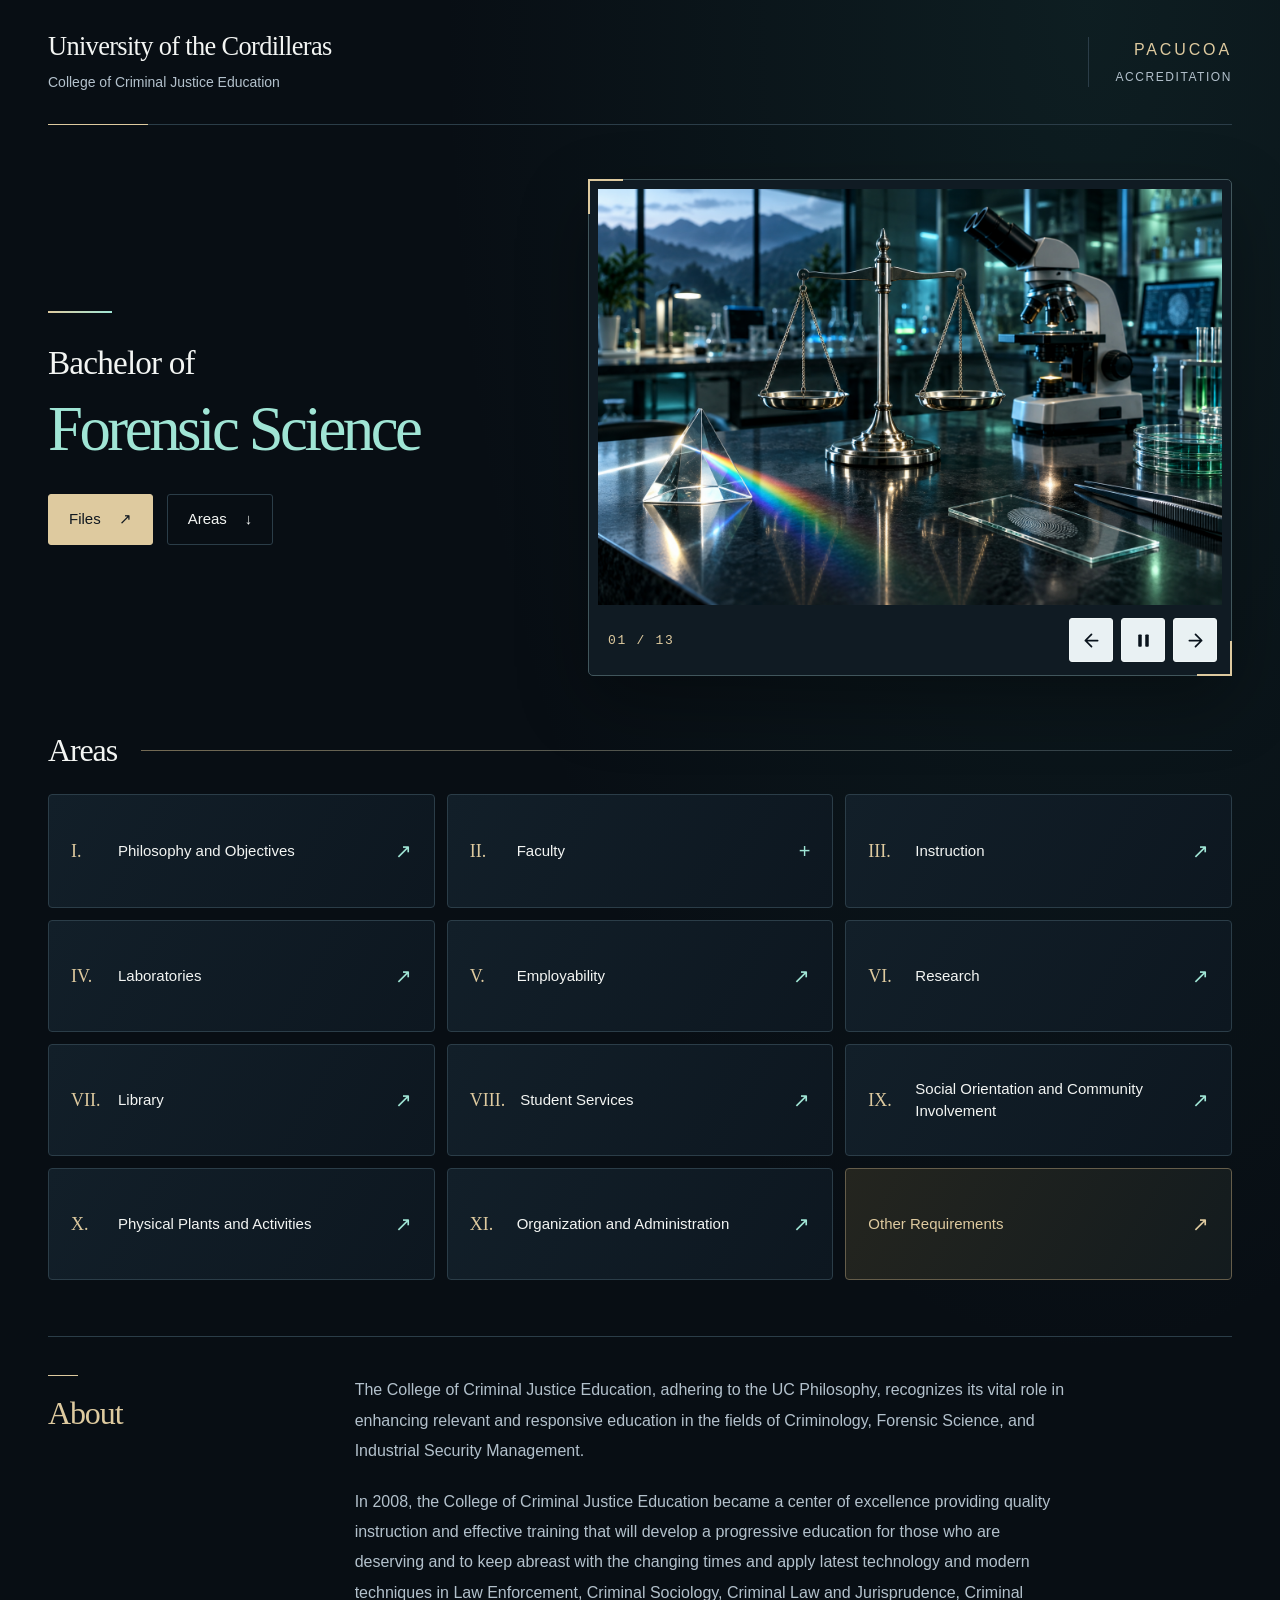
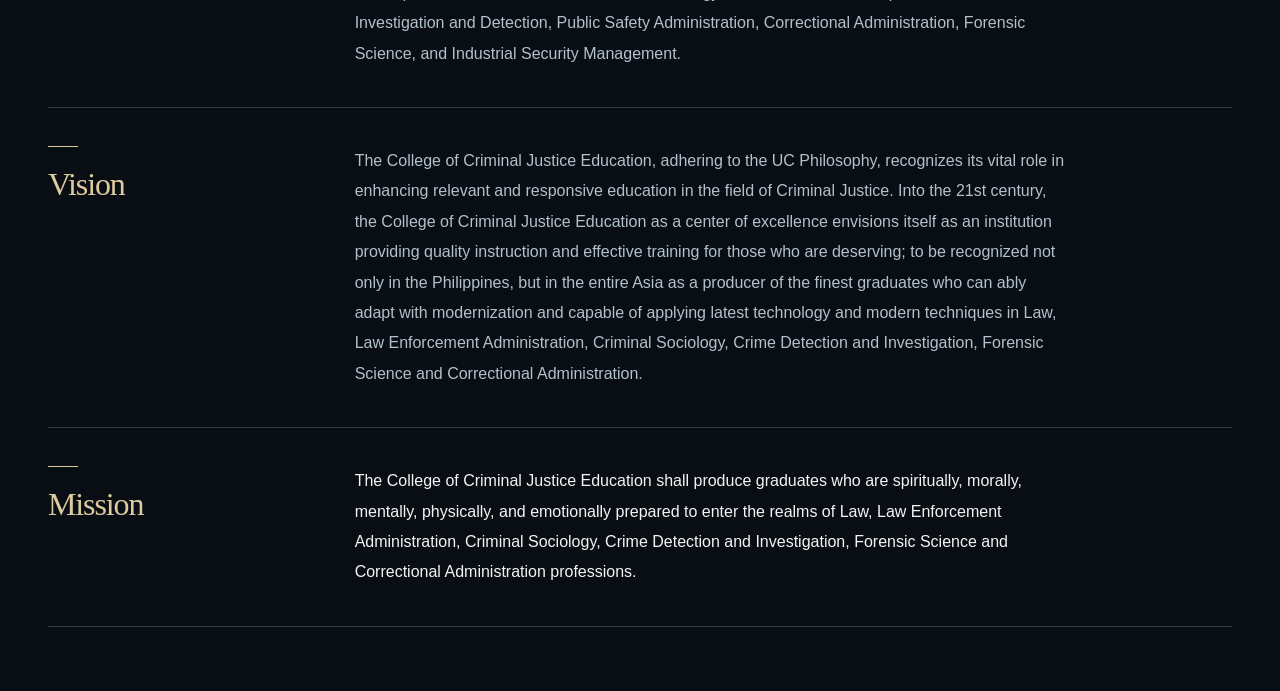
<file: index.html>
<!DOCTYPE html>
<html lang="en">
<head>
  <meta charset="UTF-8">
  <meta name="viewport" content="width=device-width, initial-scale=1">
  <meta name="theme-color" content="#080e14">

  <title>Bachelor of Forensic Science | University of the Cordilleras</title>

  <link rel="preload" as="image" href="i_forensic001.png">

  <style>
    :root {
      color-scheme: dark;
      --bg: #080e14;
      --surface: #101b24;
      --surface-hover: #172b34;
      --text: #f3f5f3;
      --muted: #b3c1cc;
      --gold: #deca9f;
      --mint: #a0e5d5;
      --border: #2b3d48;
      --serif: Georgia, "Times New Roman", serif;
      --sans: Arial, Helvetica, sans-serif;
    }

    *,
    *::before,
    *::after {
      box-sizing: border-box;
    }

    html {
      background: var(--bg);
      scroll-behavior: smooth;
    }

    body {
      margin: 0;
      color: var(--text);
      background:
        radial-gradient(
          ellipse at 85% 0%,
          rgba(42, 108, 101, .17),
          transparent 42%
        ),
        var(--bg);
      font: 1rem/1.65 var(--sans);
      -webkit-font-smoothing: antialiased;
    }

    a {
      color: inherit;
      text-decoration: none;
    }

    button {
      font: inherit;
    }

    button,
    summary {
      touch-action: manipulation;
    }

    a:focus-visible,
    button:focus-visible,
    summary:focus-visible {
      outline: 3px solid var(--mint);
      outline-offset: 5px;
    }

    ::selection {
      color: var(--bg);
      background: var(--mint);
    }

    img,
    svg {
      display: block;
    }

    img {
      max-width: 100%;
    }

    svg {
      flex-shrink: 0;
    }

    h1,
    h2,
    p {
      margin-top: 0;
    }

    .container {
      width: min(1320px, calc(100% - 96px));
      margin-inline: auto;
    }

    /* University header */

    .masthead {
      position: relative;
      display: flex;
      align-items: center;
      justify-content: space-between;
      gap: 32px;
      padding-block: 30px;
      border-bottom: 1px solid var(--border);
    }

    .masthead::after {
      content: "";
      position: absolute;
      left: 0;
      bottom: -1px;
      width: 100px;
      height: 1px;
      background: var(--gold);
    }

    .institution {
      min-width: 0;
    }

    .institution a {
      display: inline-block;
      font: 1.65rem/1.25 var(--serif);
      letter-spacing: -.025em;
      transition: color .2s;
    }

    .institution a:hover {
      color: var(--gold);
    }

    .institution span {
      display: block;
      margin-top: 8px;
      color: var(--muted);
      font-size: .875rem;
    }

    .accreditation {
      flex-shrink: 0;
      padding-left: 26px;
      border-left: 1px solid var(--border);
      color: var(--gold);
      font-size: 1rem;
      letter-spacing: .18em;
      text-align: right;
    }

    .accreditation span {
      display: block;
      margin-top: 4px;
      color: var(--muted);
      font-size: .75rem;
      letter-spacing: .13em;
    }

    /* Program introduction */

    .hero {
      display: grid;
      grid-template-columns: minmax(0, .85fr) minmax(0, 1.15fr);
      align-items: center;
      gap: clamp(32px, 5vw, 76px);
      padding-block: 54px;
    }

    .hero-copy {
      position: relative;
      padding-block: 24px;
    }

    .hero-copy::before {
      content: "";
      display: block;
      width: 64px;
      height: 2px;
      margin-bottom: 28px;
      background: linear-gradient(90deg, var(--gold), var(--mint));
    }

    h1 {
      margin-bottom: 32px;
      font-family: var(--serif);
      font-size: clamp(2.7rem, 4.9vw, 4.8rem);
      font-weight: 400;
      line-height: 1.04;
      letter-spacing: -.055em;
    }

    h1 .degree {
      display: block;
      margin-bottom: 12px;
      color: var(--text);
      font-size: .53em;
      line-height: 1.3;
      letter-spacing: -.025em;
    }

    h1 .discipline {
      color: var(--mint);
    }

    .hero-links {
      display: flex;
      flex-wrap: wrap;
      align-items: center;
      gap: 14px;
    }

    .button-link {
      display: inline-flex;
      align-items: center;
      justify-content: center;
      gap: 18px;
      min-height: 48px;
      padding: 12px 20px;
      border: 1px solid var(--gold);
      border-radius: 3px;
      color: #101820;
      background: var(--gold);
      font-size: .9375rem;
      transition: background .2s, border-color .2s;
    }

    .button-link:hover {
      border-color: #eee0bd;
      background: #eee0bd;
    }

    .button-link.secondary {
      border-color: var(--border);
      color: var(--text);
      background: transparent;
    }

    .button-link.secondary:hover {
      border-color: var(--mint);
      background: rgba(160, 229, 213, .06);
    }

    /* Slideshow */

    .gallery {
      position: relative;
      min-width: 0;
      padding: 9px;
      border: 1px solid #41565c;
      border-radius: 5px;
      background: #101b23;
      box-shadow: 0 25px 70px #0005;
    }

    .gallery::before,
    .gallery::after {
      content: "";
      position: absolute;
      z-index: 2;
      width: 35px;
      height: 35px;
      pointer-events: none;
    }

    .gallery::before {
      top: -1px;
      left: -1px;
      border-top: 2px solid var(--gold);
      border-left: 2px solid var(--gold);
    }

    .gallery::after {
      right: -1px;
      bottom: -1px;
      border-right: 2px solid var(--gold);
      border-bottom: 2px solid var(--gold);
    }

    .slides {
      aspect-ratio: 3 / 2;
      overflow: hidden;
      background: #071017;
    }

    .slides img {
      width: 100%;
      height: 100%;
      object-fit: contain;
    }

    .gallery-controls {
      display: flex;
      align-items: center;
      justify-content: space-between;
      gap: 16px;
      padding: 13px 5px 4px;
    }

    .counter {
      padding-left: 5px;
      color: var(--gold);
      font: .8125rem/1.5 "Courier New", monospace;
      letter-spacing: .13em;
      white-space: nowrap;
      font-variant-numeric: tabular-nums;
    }

    .gallery-buttons {
      display: flex;
      gap: 8px;
    }

    .slide-button {
      display: inline-flex;
      align-items: center;
      justify-content: center;
      width: 44px;
      height: 44px;
      padding: 0;
      border: 1px solid #f0f6f6;
      border-radius: 3px;
      color: #08121b;
      background: #e9f1f3;
      cursor: pointer;
      transition: background .2s, border-color .2s;
    }

    .slide-button:hover {
      border-color: var(--mint);
      background: var(--mint);
    }

    .slide-button svg {
      width: 21px;
      height: 21px;
    }

    /* Accreditation areas */

    .areas {
      padding-bottom: 56px;
      scroll-margin-top: 24px;
    }

    .section-heading {
      display: flex;
      align-items: center;
      gap: 24px;
      margin-bottom: 24px;
    }

    .section-heading::after {
      content: "";
      flex: 1;
      height: 1px;
      background: linear-gradient(90deg, #736a54, var(--border));
    }

    h2 {
      margin-bottom: 0;
      font: 400 2rem/1.25 var(--serif);
      letter-spacing: -.035em;
    }

    .area-grid {
      display: grid;
      grid-template-columns: repeat(3, minmax(0, 1fr));
      align-items: start;
      gap: 12px;
    }

    .area,
    .faculty {
      position: relative;
      min-width: 0;
      border: 1px solid var(--border);
      border-radius: 4px;
      background: linear-gradient(120deg, #121f29, #0d1720);
      transition: border-color .2s, background .2s;
    }

    .area,
    .faculty summary {
      display: flex;
      align-items: center;
      gap: 15px;
      min-height: 112px;
      padding: 22px;
      font-size: .9375rem;
      line-height: 1.5;
    }

    .area {
      height: 100%;
    }

    .area::before {
      content: "";
      position: absolute;
      top: 22px;
      bottom: 22px;
      left: -1px;
      width: 2px;
      background: var(--mint);
      opacity: 0;
      transition: opacity .2s;
    }

    .area:hover,
    .faculty:hover,
    .faculty[open] {
      border-color: #62868a;
      background: var(--surface-hover);
    }

    .area:hover::before {
      opacity: 1;
    }

    .number {
      flex-shrink: 0;
      min-width: 32px;
      color: var(--gold);
      font: 1.125rem/1.5 var(--serif);
    }

    .area-title {
      min-width: 0;
      overflow-wrap: break-word;
    }

    .arrow,
    .chevron {
      flex-shrink: 0;
      margin-left: auto;
      color: var(--mint);
      font-size: 1.25rem;
      transition: transform .2s;
    }

    .area:hover .arrow {
      transform: translate(2px, -2px);
    }

    .faculty summary {
      list-style: none;
      cursor: pointer;
    }

    .faculty summary::-webkit-details-marker {
      display: none;
    }

    .faculty summary::marker {
      content: "";
    }

    .faculty[open] .chevron {
      transform: rotate(45deg);
    }

    .faculty-links {
      padding: 0 22px 12px;
    }

    .faculty-links a {
      display: flex;
      align-items: center;
      gap: 16px;
      padding-block: 15px;
      border-top: 1px solid #36505a;
      color: var(--muted);
      font-size: .875rem;
      line-height: 1.6;
    }

    .faculty-links a:hover {
      color: var(--mint);
    }

    .other {
      color: var(--gold);
      border-color: #655d4a;
      background: linear-gradient(120deg, #24251f, #131b1e);
    }

    .other .arrow {
      color: var(--gold);
    }

    /* College information */

    .college-information {
      padding-bottom: 64px;
    }

    .information-section {
      display: grid;
      grid-template-columns: minmax(140px, .65fr) minmax(0, 2.35fr);
      gap: clamp(28px, 5vw, 76px);
      padding-block: 38px;
      border-top: 1px solid var(--border);
    }

    .information-section h2 {
      position: relative;
      padding-top: 18px;
      color: var(--gold);
    }

    .information-section h2::before {
      content: "";
      position: absolute;
      top: 0;
      left: 0;
      width: 30px;
      height: 1px;
      background: var(--gold);
    }

    .information-content {
      min-width: 0;
      max-width: 80ch;
    }

    .information-content p {
      margin-bottom: 20px;
      color: var(--muted);
      font-size: 1rem;
      line-height: 1.9;
    }

    .information-content p:last-child {
      margin-bottom: 0;
    }

    .mission {
      border-bottom: 1px solid var(--border);
    }

    .mission p {
      color: var(--text);
    }

    /* Responsive layout */

    @media (max-width: 1100px) {
      .container {
        width: calc(100% - 64px);
      }

      .hero {
        gap: 32px;
      }

      .area,
      .faculty summary {
        padding: 19px;
      }
    }

    @media (max-width: 900px) {
      .hero {
        grid-template-columns: 1fr;
        gap: 28px;
        padding-block: 36px;
      }

      .hero-copy {
        padding-block: 0;
      }

      .hero-copy::before {
        margin-bottom: 20px;
      }

      h1 {
        font-size: clamp(3rem, 7vw, 4.25rem);
        margin-bottom: 24px;
      }

      .gallery {
        width: 100%;
        max-width: 720px;
        justify-self: center;
      }

      .area-grid {
        grid-template-columns: repeat(2, minmax(0, 1fr));
      }

      .information-section {
        grid-template-columns: 150px minmax(0, 1fr);
        gap: 28px;
      }
    }

    @media (max-width: 600px) {
      .container {
        width: calc(100% - 40px);
      }

      .masthead {
        flex-direction: column;
        align-items: flex-start;
        gap: 18px;
        padding-block: 24px;
      }

      .institution a {
        font-size: 1.5rem;
      }

      .accreditation {
        display: flex;
        flex-wrap: wrap;
        align-items: center;
        gap: 10px;
        padding-left: 0;
        border-left: 0;
        font-size: .875rem;
        text-align: left;
      }

      .accreditation span {
        margin-top: 0;
      }

      h1 {
        font-size: clamp(2.7rem, 10vw, 3.8rem);
      }

      .gallery {
        padding: 6px;
      }

      .gallery-controls {
        gap: 10px;
        padding-top: 10px;
      }

      .gallery-buttons {
        gap: 6px;
      }

      .area-grid {
        grid-template-columns: 1fr;
        gap: 10px;
      }

      .area,
      .faculty summary {
        min-height: 88px;
        padding: 20px 18px;
        font-size: 1rem;
      }

      .faculty-links {
        padding-inline: 18px;
      }

      .areas {
        padding-bottom: 36px;
      }

      .information-section {
        grid-template-columns: 1fr;
        gap: 22px;
        padding-block: 30px;
      }

      .information-section h2 {
        font-size: 1.8rem;
      }

      .college-information {
        padding-bottom: 40px;
      }
    }

    @media (prefers-reduced-motion: reduce) {
      html {
        scroll-behavior: auto;
      }

      *,
      *::before,
      *::after {
        animation: none !important;
        transition: none !important;
      }
    }
  </style>
</head>

<body>
  <header class="masthead container">
    <div class="institution">
      <a
        href="https://www.uc-bcf.edu.ph/"
        target="_blank"
        rel="noopener noreferrer"
      >
        University of the Cordilleras
      </a>
      <span>College of Criminal Justice Education</span>
    </div>

    <div class="accreditation">
      PACUCOA
      <span>ACCREDITATION</span>
    </div>
  </header>

  <main class="container">
    <section class="hero" aria-labelledby="program-title">
      <div class="hero-copy">
        <h1 id="program-title">
          <span class="degree">Bachelor of</span>
          <span class="discipline">Forensic Science</span>
        </h1>

        <div class="hero-links">
          <a
            class="button-link"
            href="https://drive.google.com/drive/folders/1-vpyh6zsqIkl7HnbLeu8c6TAStosmC72"
            target="_blank"
            rel="noopener noreferrer"
          >
            Files
            <span aria-hidden="true">↗</span>
          </a>

          <a class="button-link secondary" href="#areas">
            Areas
            <span aria-hidden="true">↓</span>
          </a>
        </div>
      </div>

      <div
        class="gallery"
        role="region"
        aria-roledescription="carousel"
        aria-label="Forensic Science"
      >
        <div class="slides" id="slideshow">
          <img
            src="i_forensic001.png"
            width="1200"
            height="800"
            alt=""
            loading="eager"
            fetchpriority="high"
          >
        </div>

        <div class="gallery-controls">
          <span class="counter" id="counter">01 / 13</span>

          <div class="gallery-buttons">
            <button
              class="slide-button"
              id="prev"
              type="button"
              aria-label="Previous image"
              aria-controls="slideshow"
            >
              <svg
                viewBox="0 0 24 24"
                fill="none"
                stroke="currentColor"
                stroke-width="2"
                stroke-linecap="round"
                stroke-linejoin="round"
                aria-hidden="true"
              >
                <path d="M19 12H5m7 7-7-7 7-7"></path>
              </svg>
            </button>

            <button
              class="slide-button"
              id="pause"
              type="button"
              aria-label="Pause slideshow"
              aria-controls="slideshow"
            >
              <svg viewBox="0 0 24 24" fill="currentColor" aria-hidden="true">
                <rect x="6" y="5" width="4" height="14" rx="1"></rect>
                <rect x="14" y="5" width="4" height="14" rx="1"></rect>
              </svg>
            </button>

            <button
              class="slide-button"
              id="next"
              type="button"
              aria-label="Next image"
              aria-controls="slideshow"
            >
              <svg
                viewBox="0 0 24 24"
                fill="none"
                stroke="currentColor"
                stroke-width="2"
                stroke-linecap="round"
                stroke-linejoin="round"
                aria-hidden="true"
              >
                <path d="M5 12h14m-7-7 7 7-7 7"></path>
              </svg>
            </button>
          </div>
        </div>
      </div>
    </section>

    <section class="areas" id="areas" aria-labelledby="areas-heading">
      <div class="section-heading">
        <h2 id="areas-heading">Areas</h2>
      </div>

      <div class="area-grid">
        <a class="area" href="https://drive.google.com/drive/folders/1kKwGcC-5B6REB4LoaYxjLMPZZx3E_pHQ" target="_blank" rel="noopener noreferrer">
          <span class="number">I.</span>
          <span class="area-title">Philosophy and Objectives</span>
          <span class="arrow" aria-hidden="true">↗</span>
        </a>

        <details class="faculty">
          <summary>
            <span class="number">II.</span>
            <span class="area-title">Faculty</span>
            <span class="chevron" aria-hidden="true">+</span>
          </summary>

          <div class="faculty-links">
            <a href="https://drive.google.com/drive/folders/1-ChPZwt885qvB_VY8wixwsfvRQR7hq9i" target="_blank" rel="noopener noreferrer">
              <span>Academic Qualification</span>
              <span class="arrow" aria-hidden="true">↗</span>
            </a>

            <a href="https://drive.google.com/drive/folders/142GKWBX4dXC4EEKZv7KN4w794cWxQSB2" target="_blank" rel="noopener noreferrer">
              <span>Community Involvement</span>
              <span class="arrow" aria-hidden="true">↗</span>
            </a>

            <a href="https://drive.google.com/drive/folders/1fKE0SPPiIuWjfOX_pwrC0cEIEkfUOeup" target="_blank" rel="noopener noreferrer">
              <span>Desired Outcomes and Suggested Evidence</span>
              <span class="arrow" aria-hidden="true">↗</span>
            </a>

            <a href="https://drive.google.com/drive/folders/1Ay5u_84ukCKyAc4fXmE4P5adCcdtU0Nr" target="_blank" rel="noopener noreferrer">
              <span>Faculty Development</span>
              <span class="arrow" aria-hidden="true">↗</span>
            </a>

            <a href="https://drive.google.com/drive/folders/1HWo1hkFIbdyMplKR_yvTh4dPS_vNahPO" target="_blank" rel="noopener noreferrer">
              <span>Professional Performance</span>
              <span class="arrow" aria-hidden="true">↗</span>
            </a>

            <a href="https://drive.google.com/drive/folders/1rVAJhBq_7uGkY7lmEnPj6itxrOZyBvgb" target="_blank" rel="noopener noreferrer">
              <span>Rank, Tenure, Remuneration, and Fringe Benefits</span>
              <span class="arrow" aria-hidden="true">↗</span>
            </a>

            <a href="https://drive.google.com/drive/folders/1VWUMxnRwf2x5TxlAGYPoNlBjO5CsrQZ_" target="_blank" rel="noopener noreferrer">
              <span>Teaching Assignment</span>
              <span class="arrow" aria-hidden="true">↗</span>
            </a>
          </div>
        </details>

        <a class="area" href="https://drive.google.com/drive/folders/1QXVIItSgYWip2CFm4aCSuvy_9nXcozSk" target="_blank" rel="noopener noreferrer">
          <span class="number">III.</span>
          <span class="area-title">Instruction</span>
          <span class="arrow" aria-hidden="true">↗</span>
        </a>

        <a class="area" href="https://drive.google.com/drive/folders/1NdVzhNR0BWTgoQgTdDupgI4bKI90FB-G" target="_blank" rel="noopener noreferrer">
          <span class="number">IV.</span>
          <span class="area-title">Laboratories</span>
          <span class="arrow" aria-hidden="true">↗</span>
        </a>

        <a class="area" href="https://drive.google.com/drive/folders/1Xl7xSFQWt2CUpMivOa_8-OOM4C769ueN" target="_blank" rel="noopener noreferrer">
          <span class="number">V.</span>
          <span class="area-title">Employability</span>
          <span class="arrow" aria-hidden="true">↗</span>
        </a>

        <a class="area" href="https://drive.google.com/drive/folders/1LlXc7vHFv22FuLsHIOUkj178nd2TCDqL" target="_blank" rel="noopener noreferrer">
          <span class="number">VI.</span>
          <span class="area-title">Research</span>
          <span class="arrow" aria-hidden="true">↗</span>
        </a>

        <a class="area" href="https://drive.google.com/drive/folders/11i-4QNZPXgaYv-f49md17dU8opSpyFtD" target="_blank" rel="noopener noreferrer">
          <span class="number">VII.</span>
          <span class="area-title">Library</span>
          <span class="arrow" aria-hidden="true">↗</span>
        </a>

        <a class="area" href="https://drive.google.com/drive/folders/1ejZ1vILky-HjHn4Wd0EMZ13J3h1T41Bx" target="_blank" rel="noopener noreferrer">
          <span class="number">VIII.</span>
          <span class="area-title">Student Services</span>
          <span class="arrow" aria-hidden="true">↗</span>
        </a>

        <a class="area" href="https://drive.google.com/drive/folders/1eTS3R-bgia_B653Fj993m6rtpLHycY2J" target="_blank" rel="noopener noreferrer">
          <span class="number">IX.</span>
          <span class="area-title">Social Orientation and Community Involvement</span>
          <span class="arrow" aria-hidden="true">↗</span>
        </a>

        <a class="area" href="https://drive.google.com/drive/folders/1tkxky1F37wzQUY0rflVGexFcL3TP04ZH" target="_blank" rel="noopener noreferrer">
          <span class="number">X.</span>
          <span class="area-title">Physical Plants and Activities</span>
          <span class="arrow" aria-hidden="true">↗</span>
        </a>

        <a class="area" href="https://drive.google.com/drive/folders/1xD9hyUtJIA7eDljj1-EQPjvwqZBM1cv-" target="_blank" rel="noopener noreferrer">
          <span class="number">XI.</span>
          <span class="area-title">Organization and Administration</span>
          <span class="arrow" aria-hidden="true">↗</span>
        </a>

        <a class="area other" href="https://drive.google.com/drive/folders/1oDBEq_L1-xySw5nE80YYy9xwEB2ez1EG" target="_blank" rel="noopener noreferrer">
          <span class="area-title">Other Requirements</span>
          <span class="arrow" aria-hidden="true">↗</span>
        </a>
      </div>
    </section>

    <div class="college-information">
      <section class="information-section" aria-labelledby="about-heading">
        <h2 id="about-heading">About</h2>

        <div class="information-content">
          <p>The College of Criminal Justice Education, adhering to the UC Philosophy, recognizes its vital role in enhancing relevant and responsive education in the fields of Criminology, Forensic Science, and Industrial Security Management.</p>

          <p>In 2008, the College of Criminal Justice Education became a center of excellence providing quality instruction and effective training that will develop a progressive education for those who are deserving and to keep abreast with the changing times and apply latest technology and modern techniques in Law Enforcement, Criminal Sociology, Criminal Law and Jurisprudence, Criminal Investigation and Detection, Public Safety Administration, Correctional Administration, Forensic Science, and Industrial Security Management.</p>
        </div>
      </section>

      <section class="information-section" aria-labelledby="vision-heading">
        <h2 id="vision-heading">Vision</h2>

        <div class="information-content">
          <p>The College of Criminal Justice Education, adhering to the UC Philosophy, recognizes its vital role in enhancing relevant and responsive education in the field of Criminal Justice. Into the 21st century, the College of Criminal Justice Education as a center of excellence envisions itself as an institution providing quality instruction and effective training for those who are deserving; to be recognized not only in the Philippines, but in the entire Asia as a producer of the finest graduates who can ably adapt with modernization and capable of applying latest technology and modern techniques in Law, Law Enforcement Administration, Criminal Sociology, Crime Detection and Investigation, Forensic Science and Correctional Administration.</p>
        </div>
      </section>

      <section class="information-section mission" aria-labelledby="mission-heading">
        <h2 id="mission-heading">Mission</h2>

        <div class="information-content">
          <p>The College of Criminal Justice Education shall produce graduates who are spiritually, morally, mentally, physically, and emotionally prepared to enter the realms of Law, Law Enforcement Administration, Criminal Sociology, Crime Detection and Investigation, Forensic Science and Correctional Administration professions.</p>
        </div>
      </section>
    </div>
  </main>

  <script>
    "use strict";

    (() => {
      const gallery = document.querySelector(".gallery");
      const slides = document.getElementById("slideshow");
      const counter = document.getElementById("counter");
      const previous = document.getElementById("prev");
      const next = document.getElementById("next");
      const pause = document.getElementById("pause");

      const total = 13;
      const interval = 6500;
      const reducedMotion = matchMedia("(prefers-reduced-motion: reduce)");
      const cache = new Map();

      let current = 0;
      let timer;
      let playing = !reducedMotion.matches;
      let hovered = false;
      let request = 0;

      const pauseIcon = `
        <svg viewBox="0 0 24 24" fill="currentColor" aria-hidden="true">
          <rect x="6" y="5" width="4" height="14" rx="1"></rect>
          <rect x="14" y="5" width="4" height="14" rx="1"></rect>
        </svg>
      `;

      const playIcon = `
        <svg viewBox="0 0 24 24" fill="currentColor" aria-hidden="true">
          <path d="M8 5v14l11-7z"></path>
        </svg>
      `;

      function stop() {
        clearTimeout(timer);
      }

      function schedule() {
        stop();

        if (
          playing &&
          !hovered &&
          !document.hidden &&
          !gallery.contains(document.activeElement)
        ) {
          timer = setTimeout(() => navigate(1), interval);
        }
      }

      function updateButton() {
        pause.innerHTML = playing ? pauseIcon : playIcon;
        pause.setAttribute(
          "aria-label",
          playing ? "Pause slideshow" : "Play slideshow"
        );
      }

      function loadImage(index) {
        if (cache.has(index)) return cache.get(index);

        const promise = new Promise(resolve => {
          const image = new Image(1200, 800);

          image.alt = "";
          image.draggable = false;
          image.decoding = "async";

          image.onload = () => resolve(image);
          image.onerror = () => resolve(null);

          image.src =
            `i_forensic${String(index + 1).padStart(3, "0")}.png`;
        });

        cache.set(index, promise);
        return promise;
      }

      async function navigate(direction) {
        stop();

        const token = ++request;
        const start = current;

        for (let step = 1; step < total; step++) {
          const index = (start + direction * step + total) % total;
          const image = await loadImage(index);

          if (token !== request) return;
          if (!image) continue;

          slides.replaceChildren(image);
          current = index;

          counter.textContent =
            `${String(current + 1).padStart(2, "0")} / ${total}`;

          void loadImage((current + 1) % total);
          schedule();
          return;
        }

        schedule();
      }

      previous.addEventListener("click", () => navigate(-1));
      next.addEventListener("click", () => navigate(1));

      pause.addEventListener("click", () => {
        playing = !playing;
        updateButton();
        schedule();
      });

      gallery.addEventListener("pointerenter", event => {
        if (event.pointerType !== "mouse") return;
        hovered = true;
        stop();
      });

      gallery.addEventListener("pointerleave", event => {
        if (event.pointerType !== "mouse") return;
        hovered = false;
        schedule();
      });

      gallery.addEventListener("focusin", stop);

      gallery.addEventListener("focusout", event => {
        if (!gallery.contains(event.relatedTarget)) {
          setTimeout(schedule, 0);
        }
      });

      gallery.addEventListener("keydown", event => {
        if (event.altKey || event.ctrlKey || event.metaKey) return;

        if (event.key === "ArrowLeft") {
          event.preventDefault();
          void navigate(-1);
        } else if (event.key === "ArrowRight") {
          event.preventDefault();
          void navigate(1);
        }
      });

      document.addEventListener("visibilitychange", schedule);

      reducedMotion.addEventListener("change", event => {
        playing = !event.matches;
        updateButton();
        schedule();
      });

      // Preserve the first image already rendered by the HTML.
      const firstImage = slides.querySelector("img");
      firstImage.draggable = false;

      function firstReady() {
        cache.set(0, Promise.resolve(firstImage));
        schedule();
      }

      function firstFailed() {
        cache.set(0, Promise.resolve(null));
        if (current === 0) void navigate(1);
      }

      if (firstImage.complete) {
        if (firstImage.naturalWidth) firstReady();
        else firstFailed();
      } else {
        firstImage.addEventListener("load", firstReady, { once: true });
        firstImage.addEventListener("error", firstFailed, { once: true });
      }

      for (let index = 1; index < total; index++) {
        void loadImage(index);
      }

      updateButton();
    })();
  </script>
</body>
</html>
</file>
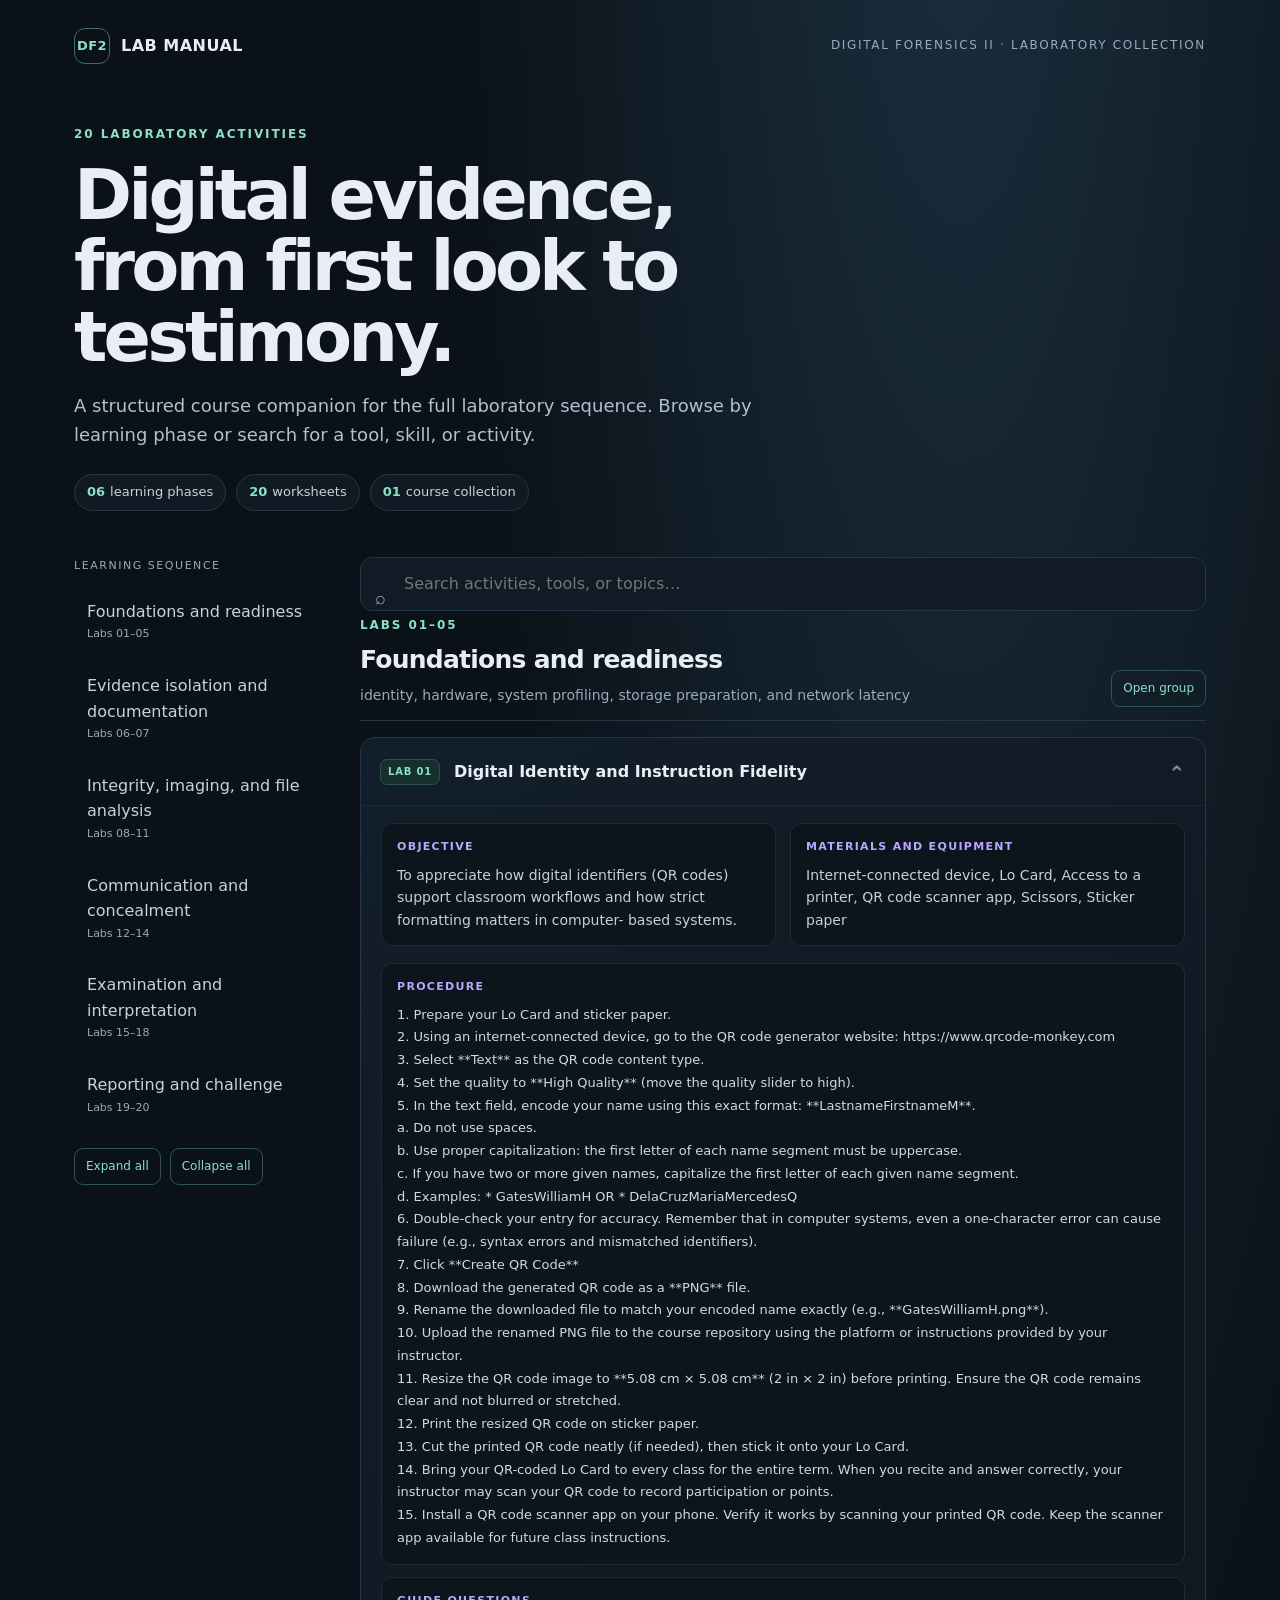
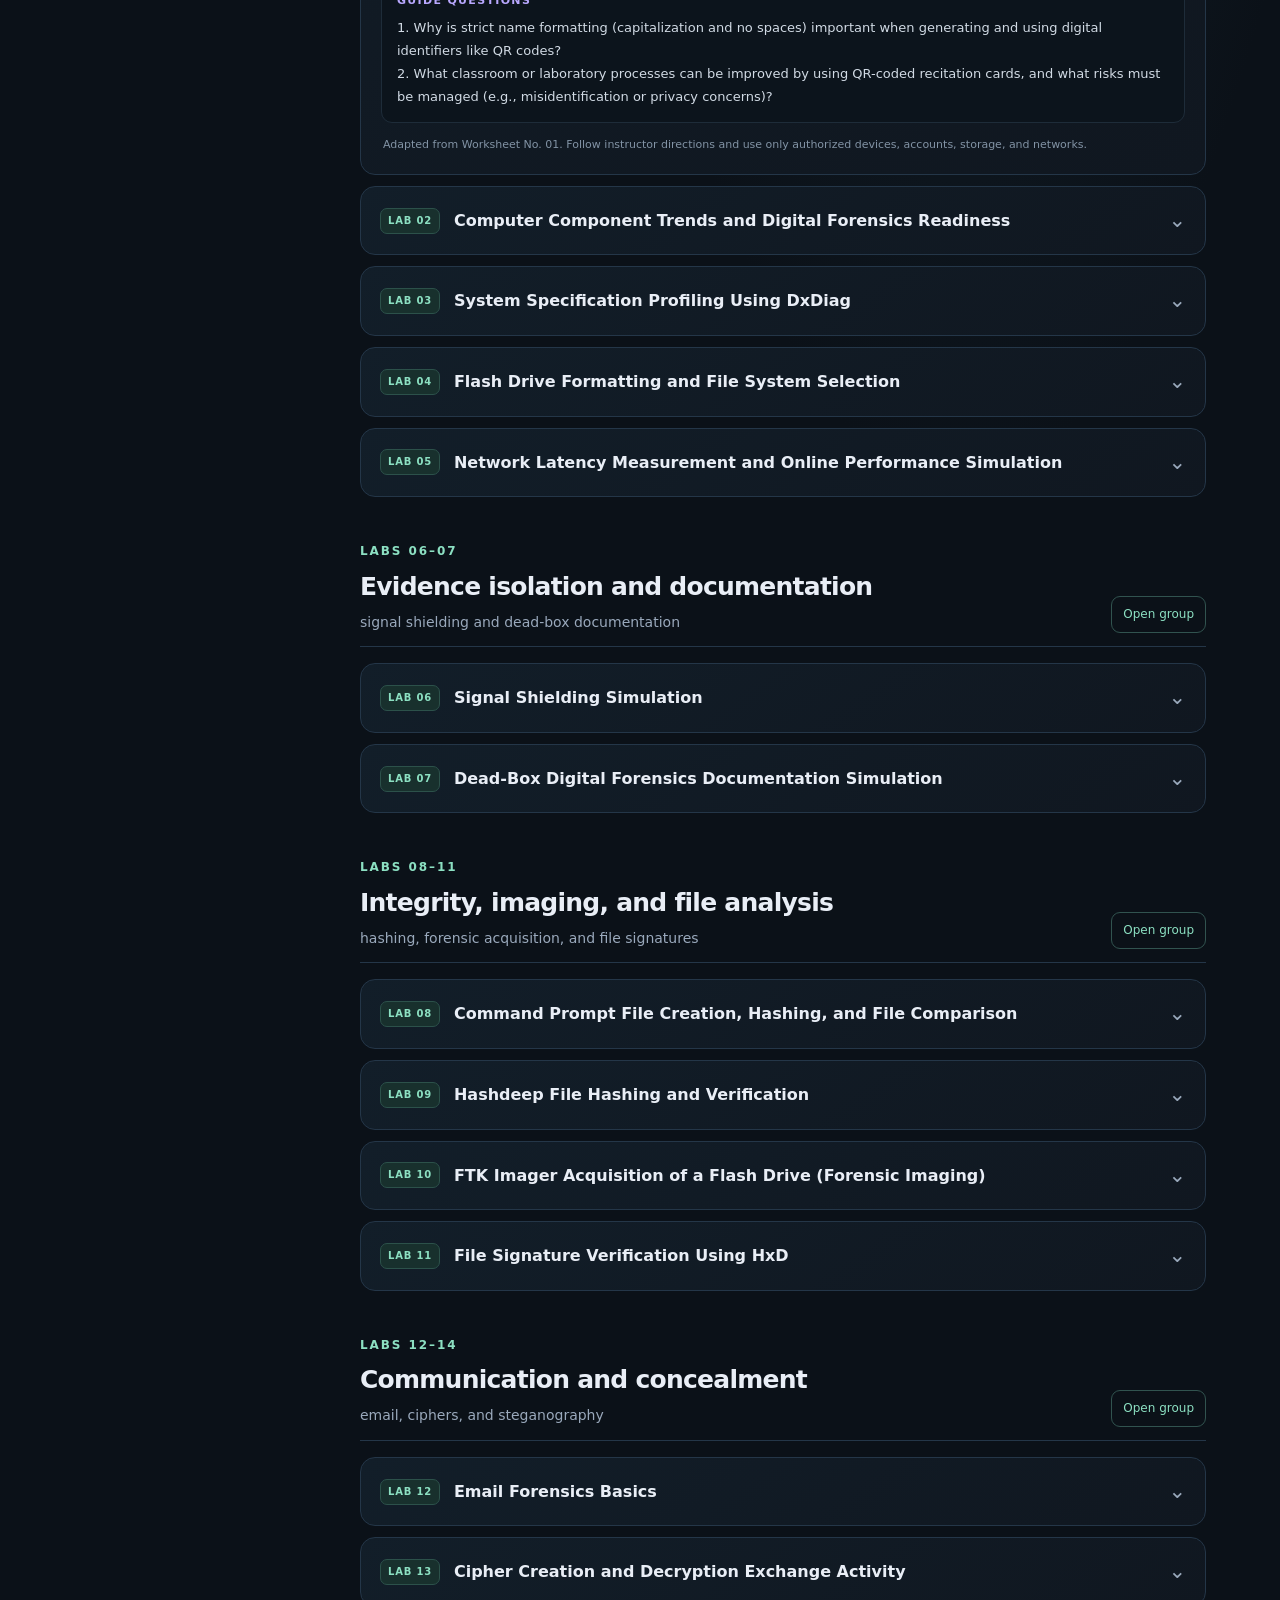
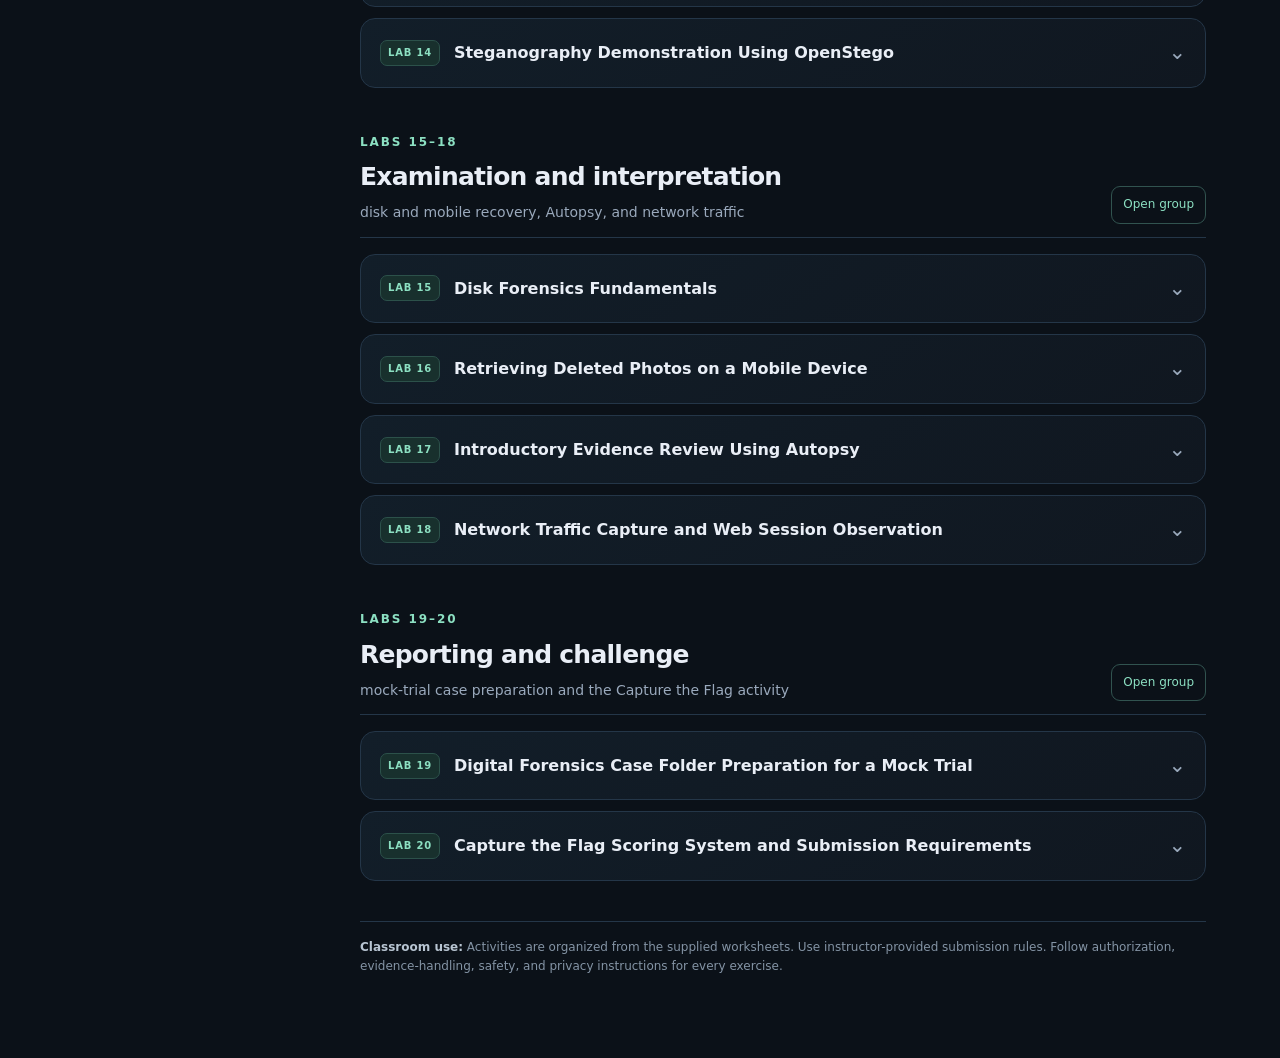
<file: Laboratory/Facilities/digital2.html>
<!doctype html>
<html lang="en">
<head>
<meta charset="utf-8"><meta name="viewport" content="width=device-width, initial-scale=1">
<meta name="description" content="Organized Digital Forensics II laboratory activities and guide questions.">
<meta name="robots" content="noindex, noarchive">
<title>Digital Forensics II | Laboratory Activities</title>
<style>
:root{--ink:#e9eef6;--muted:#9aa9bc;--bg:#0b1118;--panel:#111b26;--panel2:#152333;--line:#243648;--accent:#8ce0c2;--accent2:#b9a8ff;--max:1180px;color-scheme:dark}
*{box-sizing:border-box}html{scroll-behavior:smooth;scroll-padding-top:24px}body{margin:0;background:radial-gradient(ellipse at 75% -10%,#1b3140 0,transparent 38%),var(--bg);color:var(--ink);font:16px/1.6 Inter,ui-sans-serif,system-ui,-apple-system,"Segoe UI",sans-serif;user-select:none;-webkit-user-select:none;-webkit-touch-callout:none}a{color:inherit}button,input{font:inherit}.shell{max-width:var(--max);margin:auto;padding:28px 24px 70px}.topbar{display:flex;justify-content:space-between;align-items:center;gap:18px;margin-bottom:56px}.brand{display:flex;align-items:center;gap:11px;font-weight:750;letter-spacing:.03em}.brand-mark{width:36px;height:36px;display:grid;place-items:center;border:1px solid #3f6d67;border-radius:11px;color:var(--accent);font-size:13px}.top-label{color:var(--muted);font-size:12px;text-transform:uppercase;letter-spacing:.14em}.hero{max-width:800px;margin:0 0 46px}.eyebrow{color:var(--accent);font-size:12px;font-weight:750;letter-spacing:.16em;text-transform:uppercase}.hero h1{font-size:clamp(38px,7vw,70px);line-height:1.02;letter-spacing:-.055em;margin:14px 0 18px}.hero p{font-size:18px;color:#b2c0cf;max-width:700px;margin:0}.hero-stats{display:flex;gap:10px;flex-wrap:wrap;margin-top:25px}.stat{border:1px solid var(--line);border-radius:999px;padding:7px 12px;color:#c8d3df;font-size:13px;background:#101a23}.stat strong{color:var(--accent);margin-right:5px}.layout{display:grid;grid-template-columns:250px minmax(0,1fr);gap:36px;align-items:start}.sidebar{position:sticky;top:20px}.side-title{font-size:11px;text-transform:uppercase;letter-spacing:.14em;color:var(--muted);margin:0 0 12px}.topic-nav{display:grid;gap:6px}.topic-link{text-decoration:none;padding:11px 12px;border-radius:12px;border:1px solid transparent;color:#c7d2df;display:grid}.topic-link:hover,.topic-link.active{background:#152532;border-color:#2c4b52;color:#fff}.topic-link small{font-size:11px;color:var(--muted);margin-top:1px}.controls{display:flex;gap:9px;margin-top:20px}.text-button{color:var(--accent);border:1px solid #31534f;background:transparent;border-radius:9px;padding:8px 11px;font-size:12px;cursor:pointer}.text-button:hover{background:#19302d}.search-wrap{margin:0 0 27px;position:relative}.search-wrap input{width:100%;border:1px solid var(--line);background:var(--panel);color:var(--ink);padding:13px 15px 13px 43px;border-radius:12px;outline:none}.search-wrap input:focus{border-color:#5bb29a;box-shadow:0 0 0 3px #8ce0c222}.search-icon{position:absolute;left:15px;top:10px;color:var(--muted);font-size:18px}.topic-group{margin-bottom:40px}.group-heading{display:flex;justify-content:space-between;align-items:end;gap:20px;margin:0 0 16px;padding-bottom:13px;border-bottom:1px solid var(--line)}.group-heading h2{font-size:25px;letter-spacing:-.03em;margin:4px 0}.group-heading p{margin:0;color:var(--muted);font-size:14px}.activity-list{display:grid;gap:11px}.activity{border:1px solid var(--line);background:linear-gradient(145deg,#121e29,#101720);border-radius:15px;overflow:hidden;transition:border-color .15s,transform .15s}.activity:hover{border-color:#3b5961;transform:translateY(-1px)}.activity[hidden],.topic-group[hidden]{display:none}.activity-details>summary{list-style:none;cursor:pointer;display:flex;align-items:center;gap:14px;padding:17px 19px}.activity-details>summary::-webkit-details-marker{display:none}.activity-number{flex:0 0 auto;color:var(--accent);background:#18302d;border:1px solid #2c514a;border-radius:7px;padding:4px 7px;font-size:10px;font-weight:800;letter-spacing:.08em}.activity-title{font-weight:670;flex:1}.chevron{color:var(--muted);font-size:21px;transition:transform .2s}.activity-details[open] .chevron{transform:rotate(180deg)}.activity-body{padding:0 20px 20px;border-top:1px solid #1d2b38}.meta-grid{display:grid;grid-template-columns:1fr 1fr;gap:14px;margin:17px 0}.info-block,.content-block{background:#0c141c;border:1px solid #1e2c39;border-radius:11px;padding:14px 15px}.info-block h3,.content-block h3{font-size:11px;text-transform:uppercase;letter-spacing:.12em;color:var(--accent2);margin:0 0 8px}.info-block p{margin:0;color:#c6d0db;font-size:14px}.content-block{margin-top:12px}.source-text{white-space:pre-wrap;color:#d1dae4;font-size:13px;line-height:1.75;overflow-wrap:anywhere}.source-note{font-size:11px;color:#8293a5;margin:13px 2px 0}.empty-state{display:none;color:var(--muted);padding:25px;border:1px dashed var(--line);border-radius:12px;text-align:center}.notice{margin-top:32px;color:#8494a5;font-size:12px;border-top:1px solid var(--line);padding-top:16px}.notice strong{color:#b8c5d2}@media(max-width:850px){.layout{grid-template-columns:1fr}.sidebar{position:static}.topic-nav{grid-template-columns:repeat(2,minmax(0,1fr))}.topbar{margin-bottom:40px}.topic-nav .topic-link{font-size:13px}}@media(max-width:540px){.shell{padding:18px 14px 45px}.topic-nav{grid-template-columns:1fr}.meta-grid{grid-template-columns:1fr}.group-heading{align-items:start}.group-heading .text-button{margin-top:22px}.activity-details>summary{padding:14px}.activity-body{padding:0 13px 15px}.top-label{display:none}}
@media print{body *{visibility:hidden!important}body:after{content:"This course resource is available in the interactive webpage.";visibility:visible;position:fixed;inset:20px;color:#222;font:16px sans-serif}}
</style></head>
<body>
<div class="shell">
<header class="topbar"><div class="brand"><span class="brand-mark">DF2</span><span>LAB MANUAL</span></div><span class="top-label">Digital Forensics II · Laboratory collection</span></header>
<section class="hero"><span class="eyebrow">20 laboratory activities</span><h1>Digital evidence,<br>from first look to testimony.</h1><p>A structured course companion for the full laboratory sequence. Browse by learning phase or search for a tool, skill, or activity.</p><div class="hero-stats"><span class="stat"><strong>06</strong>learning phases</span><span class="stat"><strong>20</strong>worksheets</span><span class="stat"><strong>01</strong>course collection</span></div></section>
<div class="layout"><aside class="sidebar"><p class="side-title">Learning sequence</p><nav class="topic-nav"><a class="topic-link" href="#group-0" data-filter="0"><span>Foundations and readiness</span><small>Labs 01–05</small></a><a class="topic-link" href="#group-1" data-filter="1"><span>Evidence isolation and documentation</span><small>Labs 06–07</small></a><a class="topic-link" href="#group-2" data-filter="2"><span>Integrity, imaging, and file analysis</span><small>Labs 08–11</small></a><a class="topic-link" href="#group-3" data-filter="3"><span>Communication and concealment</span><small>Labs 12–14</small></a><a class="topic-link" href="#group-4" data-filter="4"><span>Examination and interpretation</span><small>Labs 15–18</small></a><a class="topic-link" href="#group-5" data-filter="5"><span>Reporting and challenge</span><small>Labs 19–20</small></a></nav><div class="controls"><button class="text-button" id="expandAll" type="button">Expand all</button><button class="text-button" id="collapseAll" type="button">Collapse all</button></div></aside>
<main><label class="search-wrap"><span class="search-icon" aria-hidden="true">⌕</span><input type="search" id="search" placeholder="Search activities, tools, or topics…" autocomplete="off" aria-label="Search laboratory activities"></label>
<div id="groups"><section class="topic-group" id="group-0" data-category="0"><div class="group-heading"><div><span class="eyebrow">LABS 01–05</span><h2>Foundations and readiness</h2><p>identity, hardware, system profiling, storage preparation, and network latency</p></div><button class="text-button expand-group" type="button" data-group="0">Open group</button></div><div class="activity-list"><article class="activity" data-category="0" data-search="digital identity and instruction fidelity to appreciate how digital identifiers (qr codes) support classroom workflows and how strict formatting matters in computer- based systems. internet-connected device, lo card, access to a printer, qr code scanner app, scissors, sticker paper" id="lab-01">
      <details class="activity-details" open>
        <summary><span class="activity-number">LAB 01</span><span class="activity-title">Digital Identity and Instruction Fidelity</span><span class="chevron" aria-hidden="true">⌄</span></summary>
        <div class="activity-body">
          <div class="meta-grid"><section class="info-block"><h3>Objective</h3><p>To appreciate how digital identifiers (QR codes) support classroom workflows and how strict formatting matters in computer- based systems.</p></section><section class="info-block"><h3>Materials and equipment</h3><p>Internet-connected device, Lo Card, Access to a printer, QR code scanner app, Scissors, Sticker paper</p></section></div>
          <section class="content-block"><h3>Procedure</h3><div class="source-text">1. Prepare your Lo Card and sticker paper.
2. Using an internet-connected device, go to the QR code generator website: https://www.qrcode-monkey.com
3. Select **Text** as the QR code content type.
4. Set the quality to **High Quality** (move the quality slider to high).
5. In the text field, encode your name using this exact format: **LastnameFirstnameM**.
a. Do not use spaces.
b. Use proper capitalization: the first letter of each name segment must be uppercase.
c. If you have two or more given names, capitalize the first letter of each given name segment.
d. Examples: * GatesWilliamH OR * DelaCruzMariaMercedesQ
6. Double-check your entry for accuracy. Remember that in computer systems, even a one-character error can cause failure (e.g., syntax errors and mismatched identifiers).
7. Click **Create QR Code**
8. Download the generated QR code as a **PNG** file.
9. Rename the downloaded file to match your encoded name exactly (e.g., **GatesWilliamH.png**).
10. Upload the renamed PNG file to the course repository using the platform or instructions provided by your instructor.
11. Resize the QR code image to **5.08 cm × 5.08 cm** (2 in × 2 in) before printing. Ensure the QR code remains clear and not blurred or stretched.
12. Print the resized QR code on sticker paper.
13. Cut the printed QR code neatly (if needed), then stick it onto your Lo Card.
14. Bring your QR-coded Lo Card to every class for the entire term. When you recite and answer correctly, your instructor may scan your QR code to record participation or points.
15. Install a QR code scanner app on your phone. Verify it works by scanning your printed QR code. Keep the scanner app available for future class instructions.</div></section>
          
          <section class="content-block"><h3>Guide questions</h3><div class="source-text questions">1. Why is strict name formatting (capitalization and no spaces) important when generating and using digital identifiers like QR codes?
2. What classroom or laboratory processes can be improved by using QR-coded recitation cards, and what risks must be managed (e.g., misidentification or privacy concerns)?</div></section>
          <p class="source-note">Adapted from Worksheet No. 01. Follow instructor directions and use only authorized devices, accounts, storage, and networks.</p>
        </div>
      </details>
    </article><article class="activity" data-category="0" data-search="computer component trends and digital forensics readiness to explain how the proliferation of data centers contributes to rising computer component prices and relate these trends to digital forensics capability, procurement, and laboratory readiness. a4 paper, computer (pc)" id="lab-02">
      <details class="activity-details" >
        <summary><span class="activity-number">LAB 02</span><span class="activity-title">Computer Component Trends and Digital Forensics Readiness</span><span class="chevron" aria-hidden="true">⌄</span></summary>
        <div class="activity-body">
          <div class="meta-grid"><section class="info-block"><h3>Objective</h3><p>To explain how the proliferation of data centers contributes to rising computer component prices and relate these trends to digital forensics capability, procurement, and laboratory readiness.</p></section><section class="info-block"><h3>Materials and equipment</h3><p>A4 paper, Computer (PC)</p></section></div>
          <section class="content-block"><h3>Procedure</h3><div class="source-text">1. Form your assigned group and confirm the specific computer component assigned to your group (e.g., CPU, Motherboard, Storage).
2. Divide roles within the group to ensure coverage of product types or generations. For example, if your assigned component is RAM, assign members to focus on **DDR5**, **DDR4**, and **DDR3**.
3. For each assigned subtype, research at least one specific product and record the brand, model, type/generation, key specifications, and current market price. Use reputable sources such as manufacturer specifications and established retailers.
4. Create a clean A4 “computer store advertisement” page as if you are selling the assigned component.
5. Insert a table with **three (3) columns** and at least **three (3) rows** (one row per product/subtype). Label the columns exactly as follows:
a. **Image**
b. **Specs**
c. **Remarks**
6. Populate the table for each product:
a. **Image:** Insert a clear product image.
b. **Specs:** List the key technical specifications in concise, scannable form.
c. **Remarks:** Include the price and at least two advantages of the product (e.g., speed, reliability, warranty, compatibility, power efficiency).
7. Add a short banner headline at the top of the page to make the advertisement coherent and professional (e.g., “High-Performance RAM for DFIR Workstations”).
8. Export your ad page as a **PDF** and use the **same filename format required for the other laboratory submissions**.
10. Submit by uploading the PDF file to the course repository using the platform or instructions provided by your instructor.</div></section>
          
          <section class="content-block"><h3>Guide questions</h3><div class="source-text questions">1. How can rising component prices affect the acquisition and maintenance of digital forensics workstations and laboratory capability?
2. Which specifications of your assigned component most directly affect digital forensic tasks, and why?
3. What practical procurement strategy would you recommend for a digital forensics lab facing budget constraints based on your research?</div></section>
          <p class="source-note">Adapted from Worksheet No. 02. Follow instructor directions and use only authorized devices, accounts, storage, and networks.</p>
        </div>
      </details>
    </article><article class="activity" data-category="0" data-search="system specification profiling using dxdiag to use dxdiag to identify and document the specifications of a pc for troubleshooting, performance planning, and digital forensics workstation readiness. pc (windows)" id="lab-03">
      <details class="activity-details" >
        <summary><span class="activity-number">LAB 03</span><span class="activity-title">System Specification Profiling Using DxDiag</span><span class="chevron" aria-hidden="true">⌄</span></summary>
        <div class="activity-body">
          <div class="meta-grid"><section class="info-block"><h3>Objective</h3><p>To use DxDiag to identify and document the specifications of a PC for troubleshooting, performance planning, and digital forensics workstation readiness.</p></section><section class="info-block"><h3>Materials and equipment</h3><p>PC (Windows)</p></section></div>
          <section class="content-block"><h3>Procedure</h3><div class="source-text">1. Turn on the PC and log in to Windows using an authorized account.
2. Open the Run dialog by pressing **Windows + R**.
3. Type **dxdiag** and press **Enter**.
4. If prompted to check for digitally signed drivers, click **Yes**.
5. In the **System** tab, record the following information:
a. Operating System
b. System Manufacturer and System Model
c. Processor
d. Memory (RAM)
e. DirectX Version
6. Go to the **Display** tab and record the following (you may copy the exact numbers and values as shown):
a. Name of the graphics device (GPU)
b. Approximate total memory (if shown)
c. Driver version and date (if shown)
7. If there are multiple display devices listed (e.g., Display 1 and Display 2), repeat Step 6 for each device.
8. Save the DxDiag report:
a. Click **Save All Information…**
b. Choose a save location.
c. Name the file using the same filename format required for your other laboratory submissions.
9. Open the saved text file and confirm that all recorded specifications are complete and readable.
10. Close DxDiag and ensure your documentation is ready for submission or reference.</div></section>
          
          <section class="content-block"><h3>Guide questions</h3><div class="source-text questions">1. Why can a computer appear to have more than one “CPU” in system information tools? In your answer, you may copy and cite the specific numbers shown on your PC (e.g., core count, logical processor count) to support your explanation.
2. What are CPU cores and threads, and how do they affect performance? In your answer, you may copy the exact core/thread numbers reported by your PC.
3. Based on your DxDiag results, which specification is most likely to limit performance in digital forensics tasks (e.g., imaging, hashing, indexing), and why? You may copy the relevant numbers directly from DxDiag.</div></section>
          <p class="source-note">Adapted from Worksheet No. 03. Follow instructor directions and use only authorized devices, accounts, storage, and networks.</p>
        </div>
      </details>
    </article><article class="activity" data-category="0" data-search="flash drive formatting and file system selection to format a flash drive and select an appropriate file system format based on intended use and file size requirements. flash drive, laboratory pc" id="lab-04">
      <details class="activity-details" >
        <summary><span class="activity-number">LAB 04</span><span class="activity-title">Flash Drive Formatting and File System Selection</span><span class="chevron" aria-hidden="true">⌄</span></summary>
        <div class="activity-body">
          <div class="meta-grid"><section class="info-block"><h3>Objective</h3><p>To format a flash drive and select an appropriate file system format based on intended use and file size requirements.</p></section><section class="info-block"><h3>Materials and equipment</h3><p>Flash drive, Laboratory PC</p></section></div>
          <section class="content-block"><h3>Procedure</h3><div class="source-text">1. Insert the flash drive into an available USB port on the PC.
2. Back up any important files from the flash drive. Formatting will permanently erase all existing data.
3. Open **File Explorer**, then locate the flash drive under **This PC**. Confirm the correct drive letter to avoid formatting the wrong storage device.
4. Check the current file system format:
a. Right-click the flash drive.
b. Click **Properties**.
c. Note the **File system** (e.g., FAT32, exFAT, NTFS) and the **Capacity**.
5. Begin formatting the flash drive:
a. Right-click the flash drive and select **Format…**
b. Choose a **File system** based on your intended use:
• FAT32: Highly compatible, but limited to a 4 GB maximum file size.
• exFAT: Supports large files and works well across modern operating systems.
• NTFS: Supports large files and advanced features (permissions and journaling), best for Windows-focused use.
c. Enter a clear **Volume label** (e.g., LAB_USB).
d. Check **Quick Format** for routine classroom formatting unless otherwise instructed.
e. Click **Start**, then confirm the warning message.
6. Verify the formatting result:
a. After formatting finishes, open **Properties** again.
b. Confirm that the **File system** matches your selected format.
7. Create a basic folder structure for organization (example):
a. Case Folder
b. Laboratory Activities
8. Safely eject the flash drive:
a. Right-click the flash drive in File Explorer and select **Eject**, or use **Safely Remove Hardware**.
b. Remove the flash drive only after the system indicates it is safe.</div></section>
          
          <section class="content-block"><h3>Guide questions</h3><div class="source-text questions">1. What is the most important limitation of FAT32, and how does it affect storing large files such as disk images or video evidence?
2. In what situations would you choose exFAT over NTFS, and why?
3. Why is it important to verify the correct drive letter before formatting, especially in a digital forensics environment?</div></section>
          <p class="source-note">Adapted from Worksheet No. 04. Follow instructor directions and use only authorized devices, accounts, storage, and networks.</p>
        </div>
      </details>
    </article><article class="activity" data-category="0" data-search="network latency measurement and online performance simulation to measure network latency using the ping command and relate latency to real-time information transmission during an online multiplayer game. pc with internet connection, command prompt, web browser" id="lab-05">
      <details class="activity-details" >
        <summary><span class="activity-number">LAB 05</span><span class="activity-title">Network Latency Measurement and Online Performance Simulation</span><span class="chevron" aria-hidden="true">⌄</span></summary>
        <div class="activity-body">
          <div class="meta-grid"><section class="info-block"><h3>Objective</h3><p>To measure network latency using the ping command and relate latency to real-time information transmission during an online multiplayer game.</p></section><section class="info-block"><h3>Materials and equipment</h3><p>PC with internet connection, Command Prompt, Web browser</p></section></div>
          <section class="content-block"><h3>Procedure</h3><div class="source-text">1. Connect the PC to the internet and ensure the connection is stable.
2. Open **Command Prompt**:
a. Press **Windows + R** to open Run.
b. Type **cmd** and press **Enter**.
3. In Command Prompt, type the following command and press **Enter**: `ping kour.io`
4. Observe the ping results and record the following values (you may copy the exact numbers shown):
a. Minimum time (min)
b. Maximum time (max)
c. Average time (avg)
d. Packet loss (if any)
5. Open a web browser.
6. Click the address bar, type **kour.io**, and press **Enter**.
7. Join the game and play against your assigned group as instructed.
8. While playing, observe any noticeable delays, lag spikes, freezing, or “rubber-banding” (sudden jumps in player position).
9. After the match, relate your gameplay observations to the ping results you recorded.</div></section>
          
          <section class="content-block"><h3>Guide questions</h3><div class="source-text questions">1. What is latency, and how is it represented in the ping results (min, max, and average time)? You may copy the exact numbers from your ping output.
2. How does high latency affect information sent and received during real-time online gameplay (e.g., movement, shooting, hit registration, and synchronization)?
3. If your ping results show high variability (large difference between min and max), what does this suggest about network stability, and how might it affect gameplay?</div></section>
          <p class="source-note">Adapted from Worksheet No. 05. Follow instructor directions and use only authorized devices, accounts, storage, and networks.</p>
        </div>
      </details>
    </article></div></section><section class="topic-group" id="group-1" data-category="1"><div class="group-heading"><div><span class="eyebrow">LABS 06–07</span><h2>Evidence isolation and documentation</h2><p>signal shielding and dead-box documentation</p></div><button class="text-button expand-group" type="button" data-group="1">Open group</button></div><div class="activity-list"><article class="activity" data-category="1" data-search="signal shielding simulation to design and build a simple faraday cage and evaluate its effectiveness in reducing radio-frequency signals to illustrate basic evidence isolation concepts in digital forensics. aluminum foil, box, (conductive) tape, glue, marker, ruler, scissors, smartphone" id="lab-06">
      <details class="activity-details" >
        <summary><span class="activity-number">LAB 06</span><span class="activity-title">Signal Shielding Simulation</span><span class="chevron" aria-hidden="true">⌄</span></summary>
        <div class="activity-body">
          <div class="meta-grid"><section class="info-block"><h3>Objective</h3><p>To design and build a simple Faraday cage and evaluate its effectiveness in reducing radio-frequency signals to illustrate basic evidence isolation concepts in digital forensics.</p></section><section class="info-block"><h3>Materials and equipment</h3><p>Aluminum foil, Box, (conductive) Tape, Glue, Marker, Ruler, Scissors, Smartphone</p></section></div>
          <section class="content-block"><h3>Procedure</h3><div class="source-text">1. Select a box that can fully enclose a smartphone and can be closed securely (with a lid or flap).
2. Inspect box for openings, seams, or gaps where signals can leak
3. Cut aluminum foil pieces large enough to line the inside surfaces of the box (bottom, sides, and lid).
4. Apply glue to the interior surfaces of the box, then line the inside with aluminum foil.
5. Ensure foil pieces overlap at edges and corners so that the lining forms a continuous conductive layer. Do not leave exposed gaps.
6. If available, use conductive tape to secure foil overlaps and reinforce seams (especially around corners and the lid edges).
7. Line the inside of the lid (or flap) with aluminum foil and ensure it overlaps with the foil lining on the box body when closed.
8. Build a secure closure:
a. Add a foil “lip” or overlap area around the rim of the box so that, when closed, foil touches foil.
b. Reinforce the closure with conductive tape if available.
9. Allow glue to set so the foil does not peel off during testing.
10. Testing phase (simulation):
a. Choose one group member’s smartphone for the test and ensure everyone has the phone number.
b. Keep the phone powered on and connected to the network (do not enable airplane mode).
c. Place the smartphone inside the Faraday cage and close the lid.
d. Other groups will attempt to call the phone number.
11. Record the result of the call attempts (e.g., rings normally, delayed ring, goes to voicemail, call fails) and note any differences across repeated trials.
12. Improve and re-test if needed by sealing gaps, increasing foil overlap, or reinforcing the lid seam, then repeat Step 10 and compare results.</div></section>
          
          <section class="content-block"><h3>Guide questions</h3><div class="source-text questions">1. What design features most affected your Faraday cage performance (e.g., gaps, seams, lid overlap, foil continuity), and why?
2. Why does a Faraday cage help in certain digital forensics situations, particularly in preventing remote access, wiping, or incoming network activity?
3. If the phone still received calls, what specific modifications would you implement to improve shielding, and what is your technical basis for each change?</div></section>
          <p class="source-note">Adapted from Worksheet No. 06. Follow instructor directions and use only authorized devices, accounts, storage, and networks.</p>
        </div>
      </details>
    </article><article class="activity" data-category="1" data-search="dead-box digital forensics documentation simulation to document and apply matched markings to device ports and their corresponding cables in a dead-box forensics simulation while maintaining proper evidence handling and documentation practices. demo units and peripherals, gloves, marker, masking tape, ruler, smartphone with camera" id="lab-07">
      <details class="activity-details" >
        <summary><span class="activity-number">LAB 07</span><span class="activity-title">Dead-Box Digital Forensics Documentation Simulation</span><span class="chevron" aria-hidden="true">⌄</span></summary>
        <div class="activity-body">
          <div class="meta-grid"><section class="info-block"><h3>Objective</h3><p>To document and apply matched markings to device ports and their corresponding cables in a dead-box forensics simulation while maintaining proper evidence handling and documentation practices.</p></section><section class="info-block"><h3>Materials and equipment</h3><p>Demo units and peripherals, Gloves, Marker, Masking tape, Ruler, Smartphone with camera</p></section></div>
          <section class="content-block"><h3>Procedure</h3><div class="source-text">1. Treat the activity area as a simulated crime scene for a dead-box forensics scenario. Avoid unnecessary contact with items until documentation begins.
2. Wear gloves before handling any demo units, ports, or cables to reduce contamination and preserve item condition. Replace gloves if they become torn, soiled, or after handling unrelated items.
3. Conduct an initial visual survey and identify the devices and connected peripherals that will be processed. Do not unplug, plug, or power on any device unless instructed.
4. Photograph the setup before marking:
a. Take wide-angle photos showing the full device and all connected cables.
b. Take mid-range photos showing cable routing and where cables connect to the device.
c. Take close-up photos of each connected port and the cable connector seated in that port.
5. Assign an evidence identifier to each device (e.g., BFS-001, BFS- 002) and record it in your documentation log. Ensure the identifier is consistent across your notes and photo sequence.
6. Apply matched markings to each connected port and its cable:
a. For every cable that is connected to a device port, place a small strip of masking tape over the port opening area (as instructed for this activity).
b. Write a unique label on the port tape (e.g., “A01,” “A02,”)
c. Place a second strip of masking tape on the corresponding cable near the connector end that plugs into the device.
d. Write the exact same label on the cable tape as the label on the port tape. The port label and cable label must match one-to-one.
7. Verify legibility and consistency:
a. Ensure each label is clear, readable, and not duplicated across different cable-port pairs on the same device.
b. Ensure the tape does not damage the port, bend pins, block ventilation, or leave adhesive residue inside the port.
8. Photograph after marking:
a. Take a close-up photo showing the labeled port tape and the labeled cable tape together in the same frame (whenever possible).
b. Take a wider photo of the full panel to show all labeled ports and their connected cables.
9. Update your documentation log for each labeled pair to include:
a. Evidence ID (device identifier)
b. Port location (front/rear/left/right panel)
c. Port type (e.g., USB-A, USB-C, HDMI, RJ45) if identifiable Date:                              Section:
d. Matching label used (e.g., “A01,” “A02,”)
e. Cable description (type/color/any visible identifiers)
f. Photo reference sequence (e.g., Photo 11–Photo 20)
10. If instructed to move the device to your workstation, maintain control of the device and its cables. Keep each cable-port pair intact based on the matched labels.
11. At the workstation, conduct a final verification:
a. Confirm that every connected cable has a matching port label.
b. Confirm that all labels are recorded in the documentation log and supported by photographs.
c. Confirm there are no missing, duplicated, or inconsistent labels.</div></section>
          
          <section class="content-block"><h3>Guide questions</h3><div class="source-text questions">1. Why is one-to-one matched labeling between a port and its connected cable important in dead-box digital forensics documentation?
2. How can inconsistent or duplicated markings affect reconstruction, analysis accuracy, or the defensibility of your documentation?
3. What handling practices (including glove use) reduce the risk of contamination or documentation error during port-and-cable marking?</div></section>
          <p class="source-note">Adapted from Worksheet No. 07. Follow instructor directions and use only authorized devices, accounts, storage, and networks.</p>
        </div>
      </details>
    </article></div></section><section class="topic-group" id="group-2" data-category="2"><div class="group-heading"><div><span class="eyebrow">LABS 08–11</span><h2>Integrity, imaging, and file analysis</h2><p>hashing, forensic acquisition, and file signatures</p></div><button class="text-button expand-group" type="button" data-group="2">Open group</button></div><div class="activity-list"><article class="activity" data-category="2" data-search="command prompt file creation, hashing, and file comparison to use basic command prompt commands to create files in a specified directory, generate cryptographic hashes, and compare hashes to verify file integrity. pc, command prompt or windows terminal" id="lab-08">
      <details class="activity-details" >
        <summary><span class="activity-number">LAB 08</span><span class="activity-title">Command Prompt File Creation, Hashing, and File Comparison</span><span class="chevron" aria-hidden="true">⌄</span></summary>
        <div class="activity-body">
          <div class="meta-grid"><section class="info-block"><h3>Objective</h3><p>To use basic Command Prompt commands to create files in a specified directory, generate cryptographic hashes, and compare hashes to verify file integrity.</p></section><section class="info-block"><h3>Materials and equipment</h3><p>PC, Command Prompt or Windows Terminal</p></section></div>
          <section class="content-block"><h3>Procedure</h3><div class="source-text">1. Open **Command Prompt**: press **Windows + R**, type **cmd**, then press **Enter**.
2. Create a working directory in a specified location, for Desktop:
a. Type: `cd %USERPROFILE%\Desktop` then press **Enter**.
b. Type: `mkdir DF_LAB` then press **Enter**.
c. Type: `cd DF_LAB` then press **Enter**.
3. Create a text file using the command line:
a. Type: `echo this is a file &gt; file1.txt` then press **Enter**.
b. Confirm the file exists by typing: `dir` then press **Enter**.
4. Create a second file to compare:
a. Type: `copy file1.txt file2.txt` then press **Enter**.
b. Confirm both files exist using: `dir` then press **Enter**.
5. Generate hashes for both files using a built-in Windows tool (CertUtil):
a. Type: `certutil -hashfile file1.txt SHA256` then press **Enter**.
b. Copy the SHA-256 hash value exactly as shown.
c. Type: `certutil -hashfile file2.txt SHA256` then press **Enter**.
d. Copy the SHA-256 hash value exactly as shown.
6. Compare the hash values:
a. If the hashes match, the files are identical at the byte level.
b. If the hashes do not match, the files differ.
7. Modify one file to demonstrate integrity change:
a. Type: `echo additional text &gt;&gt; file2.txt` then press **Enter**.
b. Hash file2 again using: `certutil -hashfile file2.txt SHA256` then press **Enter**.
c. Compare the new hash to the original hash of file1.
8. Optional file comparison using built-in tools:
a. Type: `fc file1.txt file2.txt` then press **Enter**.
b. Observe the reported differences.
9. Save your results: record the commands used, the hash values generated, and your observations on whether the files matched or differed.</div></section>
          
          <section class="content-block"><h3>Guide questions</h3><div class="source-text questions">1. Why is hashing used in digital forensics, and what does it prove when two hash values match exactly?
2. After you edited file2.txt, what happened to its hash value, and why is this expected? You may copy the hash values to support your answer.
3. How do hashing and file comparison tools (e.g., `certutil` and `fc`) support chain of custody and evidence integrity?</div></section>
          <p class="source-note">Adapted from Worksheet No. 08. Follow instructor directions and use only authorized devices, accounts, storage, and networks.</p>
        </div>
      </details>
    </article><article class="activity" data-category="2" data-search="hashdeep file hashing and verification to use hashdeep to generate, store, and verify file hashes from a flash drive to support integrity checking. flashdrive, pc with hashdeep, cmd prompt" id="lab-09">
      <details class="activity-details" >
        <summary><span class="activity-number">LAB 09</span><span class="activity-title">Hashdeep File Hashing and Verification</span><span class="chevron" aria-hidden="true">⌄</span></summary>
        <div class="activity-body">
          <div class="meta-grid"><section class="info-block"><h3>Objective</h3><p>To use hashdeep to generate, store, and verify file hashes from a flash drive to support integrity checking.</p></section><section class="info-block"><h3>Materials and equipment</h3><p>Flashdrive, PC with hashdeep, CMD Prompt</p></section></div>
          <section class="content-block"><h3>Procedure</h3><div class="source-text">1. Insert the flash drive into the PC. If a write blocker is available, connect the flash drive through the write blocker.
2. Note the flash drive letter (e.g., E:, F:). Do not open the drive in File Explorer unless instructed.
3. Open **Command Prompt** (or Windows Terminal).
4. Confirm that hashdeep is accessible:
a. Type: `hashdeep -V` then press **Enter**.
b. If a version number appears, hashdeep is installed correctly.
5. Create a working folder for outputs (example uses Desktop):
a. Type: `cd %USERPROFILE%\Desktop` then press **Enter**.
b. Type: `mkdir HASHDEEP_LAB` then press **Enter**.
c. Type: `cd HASHDEEP_LAB` then press **Enter**.
6. Generate a recursive hash list (manifest) for the flash drive contents (replace `E:\` with your actual drive letter):
a. Type: `hashdeep -r -c sha256 E:\ &gt; flashdrive_manifest.txt` then press **Enter**.
b. Wait for the command to finish.
c. Open the text file if needed and confirm it contains file paths and hash values.
7. Save a properly formatted audit file for later verification (recommended for re-checking integrity):
a. Type: `hashdeep -r -c sha256 -l -o f -a E:\ &gt; flashdrive_audit.txt` then press **Enter**.
b. Ensure the file is created in your working folder.
8. Verification step (integrity check):
a. Make a small, instructor-approved change to the flash drive contents (e.g., add one new text file), or keep the drive unchanged if instructed.
b. Verify using the saved audit/manifest file (choose the file you created): * Type: `hashdeep -r -k flashdrive_manifest.txt E:\` then press **Enter**.
9. Record the verification results displayed by hashdeep (you may copy the exact output lines and numbers).
10. Rename your output files using the same filename format required for your other laboratory submissions, then prepare them for submission as instructed.</div></section>
          
          <section class="content-block"><h3>Guide questions</h3><div class="source-text questions">1. What is the purpose of generating a hash manifest, and how can it be used later to detect changes on the flash drive?
2. When you ran verification, what did hashdeep report (matched, missing, or changed files), and what do those results mean? You may copy the exact summary counts from the output.</div></section>
          <p class="source-note">Adapted from Worksheet No. 09. Follow instructor directions and use only authorized devices, accounts, storage, and networks.</p>
        </div>
      </details>
    </article><article class="activity" data-category="2" data-search="ftk imager acquisition of a flash drive (forensic imaging) to acquire a forensically sound image of a flash drive using ftk imager and verify integrity through hashing. flash drive, pc (windows) with ftk imager installed, usb write blocker (optional, if available), external storage destination (internal drive folder or another clean usb drive), smartphone with camera (optional, for documentation)" id="lab-10">
      <details class="activity-details" >
        <summary><span class="activity-number">LAB 10</span><span class="activity-title">FTK Imager Acquisition of a Flash Drive (Forensic Imaging)</span><span class="chevron" aria-hidden="true">⌄</span></summary>
        <div class="activity-body">
          <div class="meta-grid"><section class="info-block"><h3>Objective</h3><p>To acquire a forensically sound image of a flash drive using FTK Imager and verify integrity through hashing.</p></section><section class="info-block"><h3>Materials and equipment</h3><p>Flash drive, PC (Windows) with FTK Imager installed, USB write blocker (optional, if available), External storage destination (internal drive folder or another clean USB drive), Smartphone with camera (optional, for documentation)</p></section></div>
          <section class="content-block"><h3>Procedure</h3><div class="source-text">1. Insert the flash drive into the PC. If a USB write blocker is available, connect the flash drive through the write blocker before proceeding.
2. Close any pop-up windows (e.g., AutoPlay) and do not open the flash drive in File Explorer to avoid unnecessary changes to metadata.
3. Launch **FTK Imager** with appropriate permissions (Run as administrator if required by your workstation setup).
4. Identify the correct source drive:
a. In FTK Imager, go to **File &gt; Add Evidence Item**.
b. Select **Physical Drive** (recommended for full device imaging) or **Logical Drive** (if instructed), then click **Next**.
c. Choose the correct flash drive from the list by verifying capacity and device details, then click **Finish**.
5. Create the forensic image:
a. Right-click the selected drive in the Evidence Tree and choose **Export Disk Image** (or **Create Disk Image**, depending on version).
b. Select the **Source Type** (Physical Drive or Logical Drive as applicable), then click **Next**.
c. Choose the image type as instructed (commonly **E01** for EnCase format or **Raw (DD)** for a bitstream image), then click **Next**.
6. Enter case information (as applicable):
a. Case number, evidence number, examiner name, and notes.
b. Use the same naming convention required for your laboratory submissions when appropriate.
7. Select the destination (where the image will be saved):
a. Choose a folder on the PC or external storage with sufficient free space.
b. Provide a clear filename for the image (follow your lab filename format if required).
8. Configure verification and hashing:
a. Enable **Verify images after they are created** (or equivalent option).
b. Enable hash calculation (commonly **MD5** and/or **SHA1**; use **SHA256** if available and instructed).
9. Start the imaging process and monitor for errors. Do not use the flash drive or remove it during acquisition.
10. When imaging is complete, review the results:
a. Confirm the imaging status indicates success. Date:                              Section:
b. Record the hash values reported by FTK Imager (you may copy the exact values).
c. Confirm that verification completed and that the verification result matches (if enabled).
11. Save and organize outputs:
a. Ensure the image file and any associated log or report files are stored in your designated lab folder.
b. If required, export or save the acquisition report/log and keep it with your documentation.
12. Safely eject the flash drive and any external destination drive after confirming all files are saved.</div></section>
          
          <section class="content-block"><h3>Guide questions</h3><div class="source-text questions">1. What is the purpose of creating a forensic image instead of manually copying files from the flash drive?
2. Why is verification through hashing important during and after imaging? You may copy the hash values from FTK Imager to support your answer.
3. What errors or risks can occur during imaging (e.g., selecting the wrong drive, insufficient storage, write activity), and what steps in your procedure reduce these risks?</div></section>
          <p class="source-note">Adapted from Worksheet No. 10. Follow instructor directions and use only authorized devices, accounts, storage, and networks.</p>
        </div>
      </details>
    </article><article class="activity" data-category="2" data-search="file signature verification using hxd to identify and verify file signatures (magic numbers) using a hex editor to detect file type mismatches and basic file masquerading. flash drive, pc with hex editor neo, sample files on the flash drive (e.g., .jpg, .pdf, .docx, .zip)" id="lab-11">
      <details class="activity-details" >
        <summary><span class="activity-number">LAB 11</span><span class="activity-title">File Signature Verification Using HxD</span><span class="chevron" aria-hidden="true">⌄</span></summary>
        <div class="activity-body">
          <div class="meta-grid"><section class="info-block"><h3>Objective</h3><p>To identify and verify file signatures (magic numbers) using a hex editor to detect file type mismatches and basic file masquerading.</p></section><section class="info-block"><h3>Materials and equipment</h3><p>Flash drive, PC with Hex Editor Neo, Sample files on the flash drive (e.g., .jpg, .pdf, .docx, .zip)</p></section></div>
          <section class="content-block"><h3>Procedure</h3><div class="source-text">1. Insert the flash drive into the PC and identify its drive letter.
2. Create a working folder on the flash drive named **BFS_GXX_FN** and copy at least five sample files into this folder. Include different file types (e.g., JPG, PDF, DOCX, ZIP).
3. Launch **Hex Editor Neo**.
4. Open a sample file in the hex editor:
a. Click **File &gt; Open**.
b. Browse to the flash drive folder **BFS_GXX_FN** and select a file.
5. Locate the file signature (magic number):
a. Look at the first bytes at the beginning of the file (Offset 00000000).
b. Copy the first 8–16 hex bytes exactly as shown.
6. Record the file information in your notes (you may copy the exact values):
a. Filename and extension
b. First 8–16 bytes (hex)
c. Interpreted file type based on the signature
7. Repeat Steps 4–6 for each sample file.
8. Create a file mismatch test (file masquerading simulation):
a. Select one file (e.g., a JPG image).
b. Rename the file extension in File Explorer to another type (e.g., change `.jpg` to `.pdf`). Do not change the file content—rename only the extension.
c. Re-open the renamed file in Hex Editor Neo and check the first bytes again.
9. Compare the extension versus the signature:
a. Determine whether the header bytes still indicate the original file type.
b. Record your findings and explain whether the file is consistent or mismatched.
10. Restore the file to its correct extension after the exercise, unless instructed otherwise.</div></section>
          
          <section class="content-block"><h3>Guide questions</h3><div class="source-text questions">1. What is a file signature (magic number), and why is it more reliable than a filename extension for identifying file type?
2. When you renamed a file extension without changing its content, what stayed the same in the hex view, and what does this prove? You may copy the header bytes you observed.
3. How can file signature checking support digital forensic examinations involving concealed files, deceptive uploads, or malware disguised as documents?</div></section>
          <p class="source-note">Adapted from Worksheet No. 11. Follow instructor directions and use only authorized devices, accounts, storage, and networks.</p>
        </div>
      </details>
    </article></div></section><section class="topic-group" id="group-3" data-category="3"><div class="group-heading"><div><span class="eyebrow">LABS 12–14</span><h2>Communication and concealment</h2><p>email, ciphers, and steganography</p></div><button class="text-button expand-group" type="button" data-group="3">Open group</button></div><div class="activity-list"><article class="activity" data-category="3" data-search="email forensics basics to examine email artifacts—especially message headers—to identify sender infrastructure, routing path, timestamps, and indicators of phishing or spoofing. pc with internet connection, email account access (webmail or email client), sample email(s) provided by the instructor (or a test email you send to yourself), text editor (notepad or similar) for documentation, screenshot tool (optional)" id="lab-12">
      <details class="activity-details" >
        <summary><span class="activity-number">LAB 12</span><span class="activity-title">Email Forensics Basics</span><span class="chevron" aria-hidden="true">⌄</span></summary>
        <div class="activity-body">
          <div class="meta-grid"><section class="info-block"><h3>Objective</h3><p>To examine email artifacts—especially message headers—to identify sender infrastructure, routing path, timestamps, and indicators of phishing or spoofing.</p></section><section class="info-block"><h3>Materials and equipment</h3><p>PC with internet connection, Email account access (webmail or email client), Sample email(s) provided by the instructor (or a test email you send to yourself), Text editor (Notepad or similar) for documentation, Screenshot tool (optional)</p></section></div>
          <section class="content-block"><h3>Procedure</h3><div class="source-text">1. Use only instructor-approved emails for this activity. Do not open suspicious links or download attachments.
2. Select one email message for analysis (preferably one with a known sender or an instructor-provided sample).
3. Open the email and locate the option to view the full message headers (commonly “Show original,” “View source,” or “View message details,” depending on the email provider).
4. Copy the full raw headers into a text file for documentation. Save the file using the same filename format required for your other laboratory submissions.
5. Identify and record the key header fields (you may copy exact values):
a. **From**, **To**, and **Subject**
b. **Date** (note the timezone)
c. **Message-ID**
d. **Return-Path**
e. **Reply-To** (if present)
f. **Received** lines (top to bottom) to reconstruct the routing path
6. Reconstruct the email transmission timeline using the **Received** headers:
a. List each hop in order, including server names and timestamps.
b. Note any unusual routing (unexpected domains, private IPs, or inconsistent times).
7. Check authentication results (if present in headers):
a. **SPF** results
b. **DKIM** results
c. **DMARC** results Record whether each check passed, failed, or was not present.
8. Evaluate potential phishing or spoofing indicators:
a. Compare **From** display name versus actual email address and domain.
b. Compare **Reply-To** domain with **From** domain.
c. Look for mismatched sender domains, unusual sending servers, or failed authentication.
9. Create a short findings summary in your documentation file that states:
a. Whether the email appears legitimate or suspicious based on header evidence
b. The specific header indicators supporting your conclusion Date:                              Section:
10. Submit your documentation file as instructed (export to PDF if required by your instructor) and upload it to the course repository using the same filename format required for other laboratory submissions.</div></section>
          
          <section class="content-block"><h3>Guide questions</h3><div class="source-text questions">1. What do the **Received** header lines reveal about the email’s routing path, and why are they important in forensic reconstruction?
2. How do **SPF**, **DKIM**, and **DMARC** contribute to detecting spoofed or fraudulent emails?
3. What header-based indicators most strongly suggested legitimacy or suspicion in your analyzed email, and why?</div></section>
          <p class="source-note">Adapted from Worksheet No. 12. Follow instructor directions and use only authorized devices, accounts, storage, and networks.</p>
        </div>
      </details>
    </article><article class="activity" data-category="3" data-search="cipher creation and decryption exchange activity to apply basic encryption and decryption concepts by creating a ciphered message and accurately decrypting another group’s cipher. a4 paper, pen, cipher reference sheet" id="lab-13">
      <details class="activity-details" >
        <summary><span class="activity-number">LAB 13</span><span class="activity-title">Cipher Creation and Decryption Exchange Activity</span><span class="chevron" aria-hidden="true">⌄</span></summary>
        <div class="activity-body">
          <div class="meta-grid"><section class="info-block"><h3>Objective</h3><p>To apply basic encryption and decryption concepts by creating a ciphered message and accurately decrypting another group’s cipher.</p></section><section class="info-block"><h3>Materials and equipment</h3><p>A4 Paper, Pen, Cipher reference sheet</p></section></div>
          <section class="content-block"><h3>Procedure</h3><div class="source-text">1. Form your group and assign roles (writer, encoder, checker, and recorder).
2. Create an original poem, song, or paragraph containing **80 to 100 words**. Ensure the content is appropriate and clearly written.
3. Count the words and revise as needed to meet the 80–100-word requirement.
4. Present the plain-text message to your instructor for checking and approval before encryption.
5. Choose a cipher method as instructed by your teacher (e.g., Caesar shift, substitution, transposition, Vigenère).
6. Convert the approved plain text into ciphertext using your chosen method. Maintain consistency in rules for capitalization, spacing, punctuation, and symbols.
7. Write the final ciphertext neatly and ensure it is readable for another group.
8. Submit your ciphertext to the instructor. The instructor will exchange ciphers among groups.
9. Receive another group’s ciphertext. Do not alter the received message.
10. Decrypt the received ciphertext using logical analysis and/or the method information provided by the instructor.
11. Present your decrypted output to the instructor for validation. If corrections are needed, revise your decryption steps and resubmit the corrected plain text.
12. Record both your group’s encryption rules and your decryption process for reference.</div></section>
          
          <section class="content-block"><h3>Guide questions</h3><div class="source-text questions">1. What specific cipher method did your group use, and what rules ensured that encryption and decryption were consistent?
2. What patterns or clues helped your group decrypt the other group’s message, and what challenges did you encounter?
3. How do encryption and decryption relate to digital forensics work, particularly in investigations involving protected files, messaging apps, or ransomware?</div></section>
          <p class="source-note">Adapted from Worksheet No. 13. Follow instructor directions and use only authorized devices, accounts, storage, and networks.</p>
        </div>
      </details>
    </article><article class="activity" data-category="3" data-search="steganography demonstration using openstego to use openstego to embed a hidden message or file inside an image and extract it correctly to illustrate how data can be concealed in digital media. flash drive, pc with openstego installed, sample image file, text file or short message to hide" id="lab-14">
      <details class="activity-details" >
        <summary><span class="activity-number">LAB 14</span><span class="activity-title">Steganography Demonstration Using OpenStego</span><span class="chevron" aria-hidden="true">⌄</span></summary>
        <div class="activity-body">
          <div class="meta-grid"><section class="info-block"><h3>Objective</h3><p>To use OpenStego to embed a hidden message or file inside an image and extract it correctly to illustrate how data can be concealed in digital media.</p></section><section class="info-block"><h3>Materials and equipment</h3><p>Flash drive, PC with OpenStego installed, Sample image file, Text file or short message to hide</p></section></div>
          <section class="content-block"><h3>Procedure</h3><div class="source-text">1. Insert the flash drive into the PC and identify its drive letter.
2. Create a working folder on the flash drive named **BFS_OStego**.
3. Prepare your files inside the working folder:
a. Copy one cover image (preferably a **PNG** with a clear filename)
b. Create a text file to hide (e.g., `secret.txt`)
4. Launch **OpenStego**.
5. Select the **Data Hiding** function.
6. Configure the embedding settings:
a. Choose the cover image (e.g., `cover.png`).
b. Choose the message/file to embed (e.g., `secret.txt`).
c. Set a password. Use a password you can remember for extraction.
d. Choose an output filename for the stego image (e.g., `stego.png`) and save it in **BFS_OStego**.
7. Run the embed process and confirm that the stego file was created successfully.
8. Document file properties for comparison:
a. Note the file size of the original cover and the stego image.
b. Record any visible changes when viewing both images normally.
9. Extract the hidden content:
a. In OpenStego, switch to the **Extract Data** function.
b. Select the stego image (e.g., `stego.png`).
c. Enter the same password used during embedding (if applicable).
d. Create an output folder named **BFS_OStego\EXTRACTED**.
e. Start extraction and confirm the hidden file/message is recovered.
10. Validate the result:
a. Open the extracted text file and confirm that the content matches the original.
b. If available, compare hashes of the original and extracted files to confirm exact matching.
11. Organize your outputs on the flash drive: keep the cover image, stego image, original hidden file, and extracted file in clearly labeled folders.</div></section>
          
          <section class="content-block"><h3>Guide questions</h3><div class="source-text questions">1. What is steganography, and how is it different from encryption in terms of visibility and intent?
2. What could suggest that an image might contain hidden data?
3. In digital forensics, what types of investigations might involve steganography, and what practical steps could an examiner take to detect or validate it?</div></section>
          <p class="source-note">Adapted from Worksheet No. 14. Follow instructor directions and use only authorized devices, accounts, storage, and networks.</p>
        </div>
      </details>
    </article></div></section><section class="topic-group" id="group-4" data-category="4"><div class="group-heading"><div><span class="eyebrow">LABS 15–18</span><h2>Examination and interpretation</h2><p>disk and mobile recovery, Autopsy, and network traffic</p></div><button class="text-button expand-group" type="button" data-group="4">Open group</button></div><div class="activity-list"><article class="activity" data-category="4" data-search="disk forensics fundamentals to explain and apply the basic workflow of disk forensics: identify a storage device, acquire a forensic image, verify integrity with hashing, and conduct an initial examination in a defensible manner. pc (windows), storage device to be examined, forensic imaging tool (e.g., ftk imager), forensic analysis tool (e.g., autopsy), usb write blocker (optional, if available), external storage destination (for saving images and case files), notebook or text editor (for documentation)" id="lab-15">
      <details class="activity-details" >
        <summary><span class="activity-number">LAB 15</span><span class="activity-title">Disk Forensics Fundamentals</span><span class="chevron" aria-hidden="true">⌄</span></summary>
        <div class="activity-body">
          <div class="meta-grid"><section class="info-block"><h3>Objective</h3><p>To explain and apply the basic workflow of disk forensics: identify a storage device, acquire a forensic image, verify integrity with hashing, and conduct an initial examination in a defensible manner.</p></section><section class="info-block"><h3>Materials and equipment</h3><p>PC (Windows), Storage device to be examined, Forensic imaging tool (e.g., FTK Imager), Forensic analysis tool (e.g., Autopsy), USB write blocker (optional, if available), External storage destination (for saving images and case files), Notebook or text editor (for documentation)</p></section></div>
          <section class="content-block"><h3>Procedure</h3><div class="source-text">1. Prepare for examination and follow authorized access rules. Use only instructor-approved devices or images.
2. Identify the storage device and record its details before acquisition:
a. Device type (HDD/SSD/USB) and capacity
b. Brand/model and serial number (if visible)
c. Connection type (SATA/USB/NVMe via adapter)
3. Prevent unnecessary changes to the source:
a. Use a write blocker if available.
b. Avoid opening the drive in File Explorer or running tools that write to the device.
4. Acquire a forensic image (bit-for-bit copy):
a. Launch the imaging tool (e.g., FTK Imager).
b. Add the device as a **Physical Drive** (preferred) or select the instructor-provided image source.
c. Create an image file in the required format (E01 or RAW/DD as instructed).
d. Set a destination folder on external storage or a designated case drive with enough free space.
5. Enable hashing and verification during imaging:
a. Select hash algorithms as instructed (commonly MD5 and/or SHA-1; SHA-256 if available).
b. Enable “verify image after creation” if the tool provides it.
6. Start imaging and monitor for errors. Do not disconnect the device during the process.
7. Record acquisition results (you may copy exact values):
a. Image filename and location
b. Start/end time and tool used
c. Hash values and verification status
8. Conduct an initial examination of the image:
a. Open the analysis tool (e.g., Autopsy).
b. Create a new case folder (store case files on the PC or case drive, not on the evidence source).
c. Add the disk image as the data source and run ingest modules as instructed.
9. Review initial artifacts and structure:
a. Partition layout and file system type (e.g., NTFS, exFAT)
b. File categories (documents, images, archives, executables) Date:                              Section:
c. Deleted files (if available)
d. Notable timestamps (created/modified/accessed as shown by the tool)
10. Document findings and preserve outputs:
a. Save logs or reports as required.
b. Use the same filename format required for your other laboratory submissions.
11. Close the case properly and store the image and documentation in the designated evidence or lab folder structure.</div></section>
          
          <section class="content-block"><h3>Guide questions</h3><div class="source-text questions">1. Why is a bit-for-bit forensic image preferred over simple file copying when conducting disk forensics?
2. How do hashing and verification support evidence integrity and defensibility in court or administrative proceedings?
3. What are common sources of error or contamination in disk forensics (e.g., wrong drive selection, write activity, incomplete imaging), and which procedure steps reduce these risks?</div></section>
          <p class="source-note">Adapted from Worksheet No. 15. Follow instructor directions and use only authorized devices, accounts, storage, and networks.</p>
        </div>
      </details>
    </article><article class="activity" data-category="4" data-search="retrieving deleted photos on a mobile device to retrieve deleted photos from a smartphone using built- in recovery features and document the recovery process in a forensically mindful manner. smartphone (android or ios), charging cable (optional, to prevent power loss), internet connection (optional, for cloud-synced recovery), notebook or digital notes app (for documentation), pc (optional, for exporting recovered photos)" id="lab-16">
      <details class="activity-details" >
        <summary><span class="activity-number">LAB 16</span><span class="activity-title">Retrieving Deleted Photos on a Mobile Device</span><span class="chevron" aria-hidden="true">⌄</span></summary>
        <div class="activity-body">
          <div class="meta-grid"><section class="info-block"><h3>Objective</h3><p>To retrieve deleted photos from a smartphone using built- in recovery features and document the recovery process in a forensically mindful manner.</p></section><section class="info-block"><h3>Materials and equipment</h3><p>Smartphone (Android or iOS), Charging cable (optional, to prevent power loss), Internet connection (optional, for cloud-synced recovery), Notebook or digital notes app (for documentation), PC (optional, for exporting recovered photos)</p></section></div>
          <section class="content-block"><h3>Procedure</h3><div class="source-text">1. Use only your own device or an instructor-authorized test device. Do not attempt recovery on a device you are not permitted to access.
2. Enable airplane mode (if instructed by your instructor) to reduce background syncing or changes during the activity.
3. Document the device details before recovery:
a. Device brand and model
b. Operating system version
c. Gallery/Photos app used (e.g., Google Photos, Samsung Gallery)
4. Attempt recovery using the device’s “Recently Deleted” feature (primary method):
a. Open the Gallery/Photos app.
b. Locate **Recently Deleted**, **Trash**, or **Bin** (name varies by app).
c. Select the photos to recover.
d. Tap **Restore** and confirm.
5. Verify recovery:
a. Return to the main photo library.
b. Confirm that the photos are restored and viewable.
6. If photos are not in Recently Deleted, check cloud-linked recovery (secondary method, if enabled):
a. Open the cloud photo service used on the device (e.g., Google Photos or iCloud Photos).
b. Check **Trash/Recently Deleted** within the service and restore if available.
7. Document the results:
a. Whether recovery succeeded or failed
b. The location the photos were restored to
c. Any timestamps or album changes observed
8. Optional preservation step (if instructed):
a. Export recovered photos to a designated folder or external storage (PC or flash drive).
b. Keep original filenames and metadata intact where possible.
9. Conclude the activity by writing a brief process summary that a third party could repeat.</div></section>
          
          <section class="content-block"><h3>Guide questions</h3><div class="source-text questions">1. What is the difference between deleting a photo and permanently deleting a photo on a smartphone?
2. What factors affect the success of photo recovery (e.g., time since deletion, app retention period, cloud sync settings)?</div></section>
          <p class="source-note">Adapted from Worksheet No. 16. Follow instructor directions and use only authorized devices, accounts, storage, and networks.</p>
        </div>
      </details>
    </article><article class="activity" data-category="4" data-search="introductory evidence review using autopsy to use autopsy to ingest a flash drive (or its image), perform basic artifact analysis, and document findings. flash drive, pc with autopsy installed external storage destination, usb write blocker (if available)" id="lab-17">
      <details class="activity-details" >
        <summary><span class="activity-number">LAB 17</span><span class="activity-title">Introductory Evidence Review Using Autopsy</span><span class="chevron" aria-hidden="true">⌄</span></summary>
        <div class="activity-body">
          <div class="meta-grid"><section class="info-block"><h3>Objective</h3><p>To use Autopsy to ingest a flash drive (or its image), perform basic artifact analysis, and document findings.</p></section><section class="info-block"><h3>Materials and equipment</h3><p>Flash drive, PC with Autopsy installed External storage destination, USB write blocker (if available)</p></section></div>
          <section class="content-block"><h3>Procedure</h3><div class="source-text">1. Insert the flash drive into the PC. If a USB write blocker is available, connect the flash drive through the write blocker.
2. Close any AutoPlay prompts and do not open the flash drive in File Explorer to minimize unnecessary metadata changes.
3. Launch **Autopsy** and Create a new case:
a. Click **New Case**.
b. Enter a case name and select a case directory (preferably on the PC, not on the flash drive).
c. Enter examiner information if required by your instructor.
5. Add a data source:
a. Click **Add Data Source** and Select **Local Disk** if you are analyzing the flash drive directly, then choose the correct removable drive.
c. If you were provided an image file instead, select **Disk Image or VM File** and browse to the image location.
6. Select ingest modules (use instructor instructions; if none are given, enable common modules such as file type identification, recent activity, hash lookup, and keyword search).
7. Start ingest and monitor progress. Do not remove the flash drive while Autopsy is ingesting.
8. Perform basic analysis after ingest completes:
a. Review **File Types** to see how files are categorized.
b. Review **Deleted Files** and note any recoverable items.
c. Review **Recent Activity** or related artifacts (if enabled).
d. Use **Keyword Search** for instructor-provided keywords.
9. Document findings (you may copy exact values such as filenames, timestamps, and hash values):
a. Notable filenames and paths
b. File metadata (created/modified/accessed times, as shown)
c. Any deleted or suspicious files identified
d. Hash matches or notable hash results (if enabled)
10. Export or save a report (if required by your instructor):
a. Use **Generate Report** and select the report format instructed.
b. Save the report in your case folder and name it is using the same filename format required for your other laboratory submissions.
11. Close the case properly and safely eject the flash drive after confirming that analysis outputs are saved.</div></section>
          
          <section class="content-block"><h3>Guide questions</h3><div class="source-text questions">1. Why is it recommended to create an Autopsy case folder on the PC rather than storing the case files on the flash drive being examined? Date:                              Section:
2. What types of artifacts or views in Autopsy are most useful for quickly identifying user activity (e.g., recent files, deleted files, file types), and why?
3. How does ingest processing (including hashing and file type identification) support efficient and defensible digital forensic analysis?</div></section>
          <p class="source-note">Adapted from Worksheet No. 17. Follow instructor directions and use only authorized devices, accounts, storage, and networks.</p>
        </div>
      </details>
    </article><article class="activity" data-category="4" data-search="network traffic capture and web session observation to capture and interpret basic network traffic generated by a web browsing session using wireshark and relate observed artifacts to digital forensics and incident investigation. flash drive, pc (windows) with wireshark installed, internet connection, web browser (any modern browser)" id="lab-18">
      <details class="activity-details" >
        <summary><span class="activity-number">LAB 18</span><span class="activity-title">Network Traffic Capture and Web Session Observation</span><span class="chevron" aria-hidden="true">⌄</span></summary>
        <div class="activity-body">
          <div class="meta-grid"><section class="info-block"><h3>Objective</h3><p>To capture and interpret basic network traffic generated by a web browsing session using Wireshark and relate observed artifacts to digital forensics and incident investigation.</p></section><section class="info-block"><h3>Materials and equipment</h3><p>Flash drive, PC (Windows) with Wireshark installed, Internet connection, Web browser (any modern browser)</p></section></div>
          <section class="content-block"><h3>Procedure</h3><div class="source-text">1. Prepare your workstation. Ensure Wireshark is installed and that you have permission to capture traffic on the network you are using.
2. Insert your flash drive and create a folder named **BFS_Wireshark_Vulnweb** for saving outputs (captures and notes).
3. Launch **Wireshark**.
4. Select the correct network interface for capture (e.g., Wi-Fi or Ethernet). Confirm activity by checking the moving traffic graph beside the interface name.
5. Start a capture by clicking **Start Capturing Packets**.
6. Open your web browser and navigate to the authorized demo site **vulnweb**.
7. Perform normal browsing actions for 2–3 minutes (e.g., open a few pages, click links, view images).
8. Return to Wireshark and stop the capture.
9. Save the capture file as a **.pcapng** inside **BFS_Wireshark_Vulnweb** on your flash drive. Use the same filename format required for your other laboratory submissions.
10. Apply basic display filters and document what you observe (you may copy exact values such as IP addresses, ports, and protocol names):
a. Filter DNS queries: `dns`
b. Filter web traffic: `http` (if present) and `tls` (if HTTPS is used)
c. Filter by the demo site hostname (use the domain shown in DNS results)
11. Identify and record key session artifacts from the capture:
a. Client IP address (your PC) and destination server IP address
b. Protocols observed (e.g., DNS, TCP, TLS, HTTP)
c. Notable ports (e.g., 53, 80, 443)
12. If HTTP traffic is present, use **Follow → HTTP Stream** on a relevant packet to observe the request/response structure. If TLS is used, note that content is encrypted and focus on metadata (SNI/hostnames, IPs, timing, and certificate-related details if visible).
13. Create a short documentation note (plain text file) in the same folder summarizing: capture time window, interface used, filters applied, and the main observations you recorded.</div></section>
          
          <section class="content-block"><h3>Guide questions</h3><div class="source-text questions">1. What is “network latency” in the context of packet capture, and what capture observations can suggest delay (e.g., retransmissions, slow handshakes, long response times)? Date:                              Section:
2. Which parts of a web session are visible in Wireshark when traffic is HTTP versus HTTPS (TLS), and why does encryption matter for digital forensics interpretation?
3. How can a packet capture support an investigation (e.g., timeline building, identifying contacted domains/IPs, detecting data exfiltration indicators) without relying on the content of encrypted traffic?</div></section>
          <p class="source-note">Adapted from Worksheet No. 18. Follow instructor directions and use only authorized devices, accounts, storage, and networks.</p>
        </div>
      </details>
    </article></div></section><section class="topic-group" id="group-5" data-category="5"><div class="group-heading"><div><span class="eyebrow">LABS 19–20</span><h2>Reporting and challenge</h2><p>mock-trial case preparation and the Capture the Flag activity</p></div><button class="text-button expand-group" type="button" data-group="5">Open group</button></div><div class="activity-list"><article class="activity" data-category="5" data-search="digital forensics case folder preparation for a mock trial to prepare a complete, organized, and defensible digital forensics case folder for mock trial use, including documentation, exhibits, and investigator notes. pc (windows), word processor (ms word or equivalent), pdf exporter (built-in or third-party), usb flash drive or external storage (optional), digital forensics tools used in prior labs (e.g., ftk imager, autopsy, hash tools)" id="lab-19">
      <details class="activity-details" >
        <summary><span class="activity-number">LAB 19</span><span class="activity-title">Digital Forensics Case Folder Preparation for a Mock Trial</span><span class="chevron" aria-hidden="true">⌄</span></summary>
        <div class="activity-body">
          <div class="meta-grid"><section class="info-block"><h3>Objective</h3><p>To prepare a complete, organized, and defensible digital forensics case folder for mock trial use, including documentation, exhibits, and investigator notes.</p></section><section class="info-block"><h3>Materials and equipment</h3><p>PC (Windows), Word processor (MS Word or equivalent), PDF exporter (built-in or third-party), USB flash drive or external storage (optional), Digital forensics tools used in prior labs (e.g., FTK Imager, Autopsy, hash tools)</p></section></div>
          <section class="content-block"><h3>Procedure</h3><div class="source-text">1. Assume the role of the digital forensic investigator assigned to the case. Review the instructor-provided case scenario and list all alleged incidents, relevant dates, and parties involved.
2. Create a master case folder on your PC using the required filename format for laboratory outputs. Use a clear case identifier (e.g., CASE_###_MOCKTRIAL).
3. Inside the master folder, create the following subfolders in this order to standardize organization:
a. 01_Admin_and_Authority
b. 02_Chain_of_Custody
c. 03_Evidence_Inventory
d. 04_Acquisition_and_Hash
e. 05_Analysis_Notes
f. 06_Reports
g. 07_Exhibits
h. 08_Timeline
i. 09_Testimony_Prep
4. Populate **01_Admin_and_Authority** with documents that establish authority and scope (as provided or simulated), such as written authorization, consent, scope statement, and objectives.
5. Create a Chain of Custody document and place it in **02_Chain_of_Custody**. Include: evidence ID, description, date/time received, handler, action taken, transfer details, and signatures/initials (simulated if required).
6. Create an Evidence Inventory sheet and place it in **03_Evidence_Inventory**. Assign unique evidence IDs (e.g., DE-001, DE-002) and describe each item precisely (device type, brand/model, serial, capacity, condition).
7. In **04_Acquisition_and_Hash**, store all acquisition outputs and integrity records:
a. Imaging logs (FTK Imager logs, if used)
b. Hash manifests (hashdeep output, if used)
c. A summary page listing each evidence item and its corresponding hash values (you may copy exact values)
8. In **05_Analysis_Notes**, write structured investigator notes that separate facts from interpretation. For each evidence item, include: what was examined, tool used, settings/filters, steps performed, and observations with timestamps. Date:                              Section:
9. In **06_Reports**, place formal reports exported from tools (Autopsy reports, email header analysis write-ups, Wireshark summaries). Ensure reports are in PDF format and consistently named.
10. In **07_Exhibits**, prepare court-ready exhibits that can be referenced during mock trial: screenshots, relevant file listings, header extracts, hash tables, timelines, and annotated images. Each exhibit must have: Exhibit ID, brief description, source, date created, and page number if printed.
11. In **08_Timeline**, create a single consolidated timeline document that lists events in chronological order. Include: event date/time (with timezone), artifact/source, description, and relevance to the case theory.
12. In **09_Testimony_Prep**, prepare a concise witness packet: investigator role, qualifications (simulated as instructed), methods used, key findings, limitations, and a list of exhibits you will authenticate during testimony.
13. Perform a completeness check: confirm every claim in your report has supporting documentation and that every exhibit traces back to a source artifact in the folder.
14. Export the entire case folder for submission:
a. If required, compress the master folder into a single archive (ZIP).
b. Convert narrative documents to PDF.
c. Use the same filename format required for other laboratory submissions.
15. Submit by uploading the required PDF(s) or archive to the course repository using the platform or instructions provided by your instructor.</div></section>
          
          <section class="content-block"><h3>Guide questions</h3><div class="source-text questions">1. As the digital forensic investigator, how does a well-structured case folder support your credibility and the admissibility of your exhibits during a mock trial?
2. What documents and artifacts are essential to prove evidence integrity from acquisition to presentation (e.g., chain of custody, hashes, tool logs), and why?
3. What limitations should you disclose in your report and testimony to remain accurate and defensible (e.g., scope limits, encryption, missing logs, tool constraints)?</div></section>
          <p class="source-note">Adapted from Worksheet No. 19. Follow instructor directions and use only authorized devices, accounts, storage, and networks.</p>
        </div>
      </details>
    </article><article class="activity" data-category="5" data-search="untitled activity to retrieve all required payloads and the final message from an instructor-provided file and submit a complete handwritten output within the allotted time. a4 paper, flash drive,laptop or phone with necessary tools and internet connectivity, pen" id="lab-20">
      <details class="activity-details" >
        <summary><span class="activity-number">LAB 20</span><span class="activity-title">Capture the Flag Scoring System and Submission Requirements</span><span class="chevron" aria-hidden="true">⌄</span></summary>
        <div class="activity-body">
          <div class="meta-grid"><section class="info-block"><h3>Objective</h3><p>To retrieve all required payloads and the Final Message from an instructor-provided file and submit a complete handwritten output within the allotted time.</p></section><section class="info-block"><h3>Materials and equipment</h3><p>A4 paper, Flash drive,Laptop or phone with necessary tools and internet connectivity, Pen</p></section></div>
          <section class="content-block"><h3>Procedure</h3><div class="source-text">1. Each group provides a flash drive. The instructor will provide the initial file to be used for the activity.
2. Wait for the instructor’s signal to start. Begin only when the start is announced.
3. Retrieve all necessary payloads from the provided file through group strategy and coordinated task delegation.
4. Prepare three (3) handwritten A4 sheets, following this required format:
a. Page 1: Payload 1
b. Page 2: Payload 2
c. Page 3: Final Message and Team Members
5. Ensure that all three pages are complete, legible, and properly labeled. No partial pages are accepted.
6. Submit the complete three-page handwritten output within the allowed time period or submission window, as instructed.</div></section>
          <section class="content-block"><h3>Scoring and group roles</h3><div class="source-text">SCORING GUIDE (Maximum: 40 points)
1. Completed and submitted within the First Period: 40 points + bonus score
2. Completed and submitted within the Second Period: 40 points
3. Not completed within class periods but submitted today: 30 points
4. Submitted tomorrow: 20 points
5. Incomplete submission (any missing page or missing required content): 0 points SUGGESTED GROUP ROLES Detective – leads the investigation and overall task direction Documenter – records the group’s outputs and organizes the written work Draftsman – prepares the clean handwritten final copy Data Analyst – examines details, patterns, and gathered information Data Provider – provides internet access or reference support Device Provider – provides a phone, laptop, or computer when needed Digital Recorder – takes photos and documents the group’s progress</div></section>
          
          <p class="source-note">Adapted from Worksheet No. 20. Follow instructor directions and use only authorized devices, accounts, storage, and networks.</p>
        </div>
      </details>
    </article></div></section></div><div class="empty-state" id="empty">No activities match that search. Try a tool name or a broader term.</div><p class="notice"><strong>Classroom use:</strong> Activities are organized from the supplied worksheets. Use instructor-provided submission rules. Follow authorization, evidence-handling, safety, and privacy instructions for every exercise.</p></main></div></div>
<script>
(()=>{const search=document.getElementById('search'),cards=[...document.querySelectorAll('.activity')],groups=[...document.querySelectorAll('.topic-group')],empty=document.getElementById('empty');let active=null;
function apply(){const q=search.value.trim().toLowerCase();let shown=0;cards.forEach(c=>{const match=(!active||c.dataset.category===active)&&(!q||c.dataset.search.includes(q)||c.innerText.toLowerCase().includes(q));c.hidden=!match;if(match)shown++});groups.forEach(g=>{g.hidden=!([...g.querySelectorAll('.activity')].some(c=>!c.hidden))});empty.style.display=shown?'none':'block'}
search.addEventListener('input',apply);document.querySelectorAll('.topic-link').forEach(a=>a.addEventListener('click',e=>{e.preventDefault();const n=a.dataset.filter;active=active===n?null:n;document.querySelectorAll('.topic-link').forEach(x=>x.classList.toggle('active',x.dataset.filter===active));if(active){document.getElementById('group-'+active).scrollIntoView({behavior:'smooth',block:'start'})}apply()}));
document.getElementById('expandAll').addEventListener('click',()=>document.querySelectorAll('.activity-details').forEach(d=>{if(!d.closest('.activity').hidden)d.open=true}));document.getElementById('collapseAll').addEventListener('click',()=>document.querySelectorAll('.activity-details').forEach(d=>d.open=false));document.querySelectorAll('.expand-group').forEach(b=>b.addEventListener('click',()=>{const ds=[...document.querySelectorAll('#group-'+b.dataset.group+' .activity-details')];const open=ds.some(d=>!d.open);ds.forEach(d=>d.open=open)}));
// Browser-level deterrents only; these cannot block screenshots or determined extraction.
document.addEventListener('contextmenu',e=>e.preventDefault());document.addEventListener('dragstart',e=>e.preventDefault());document.addEventListener('keydown',e=>{if((e.ctrlKey||e.metaKey)&&['a','c','s','u','p'].includes(e.key.toLowerCase()))e.preventDefault()});})();
</script></body></html>
</file>
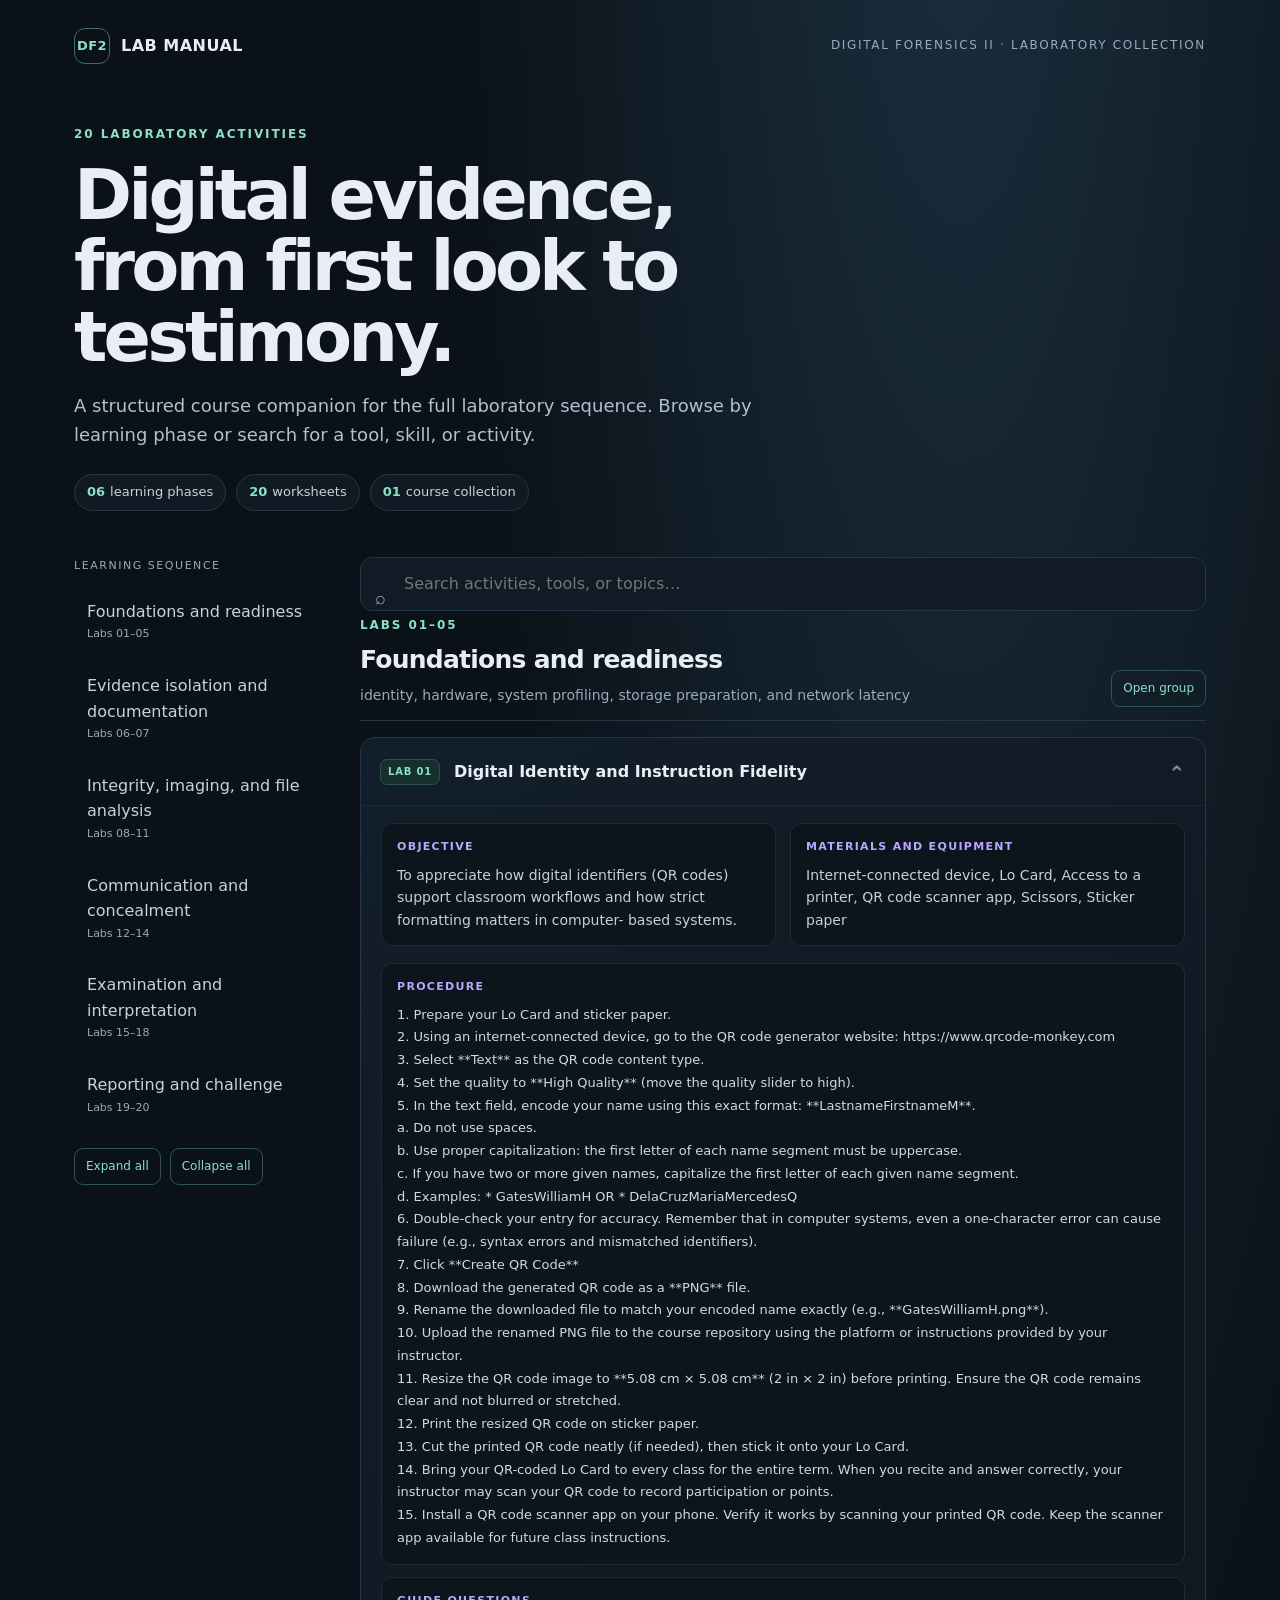
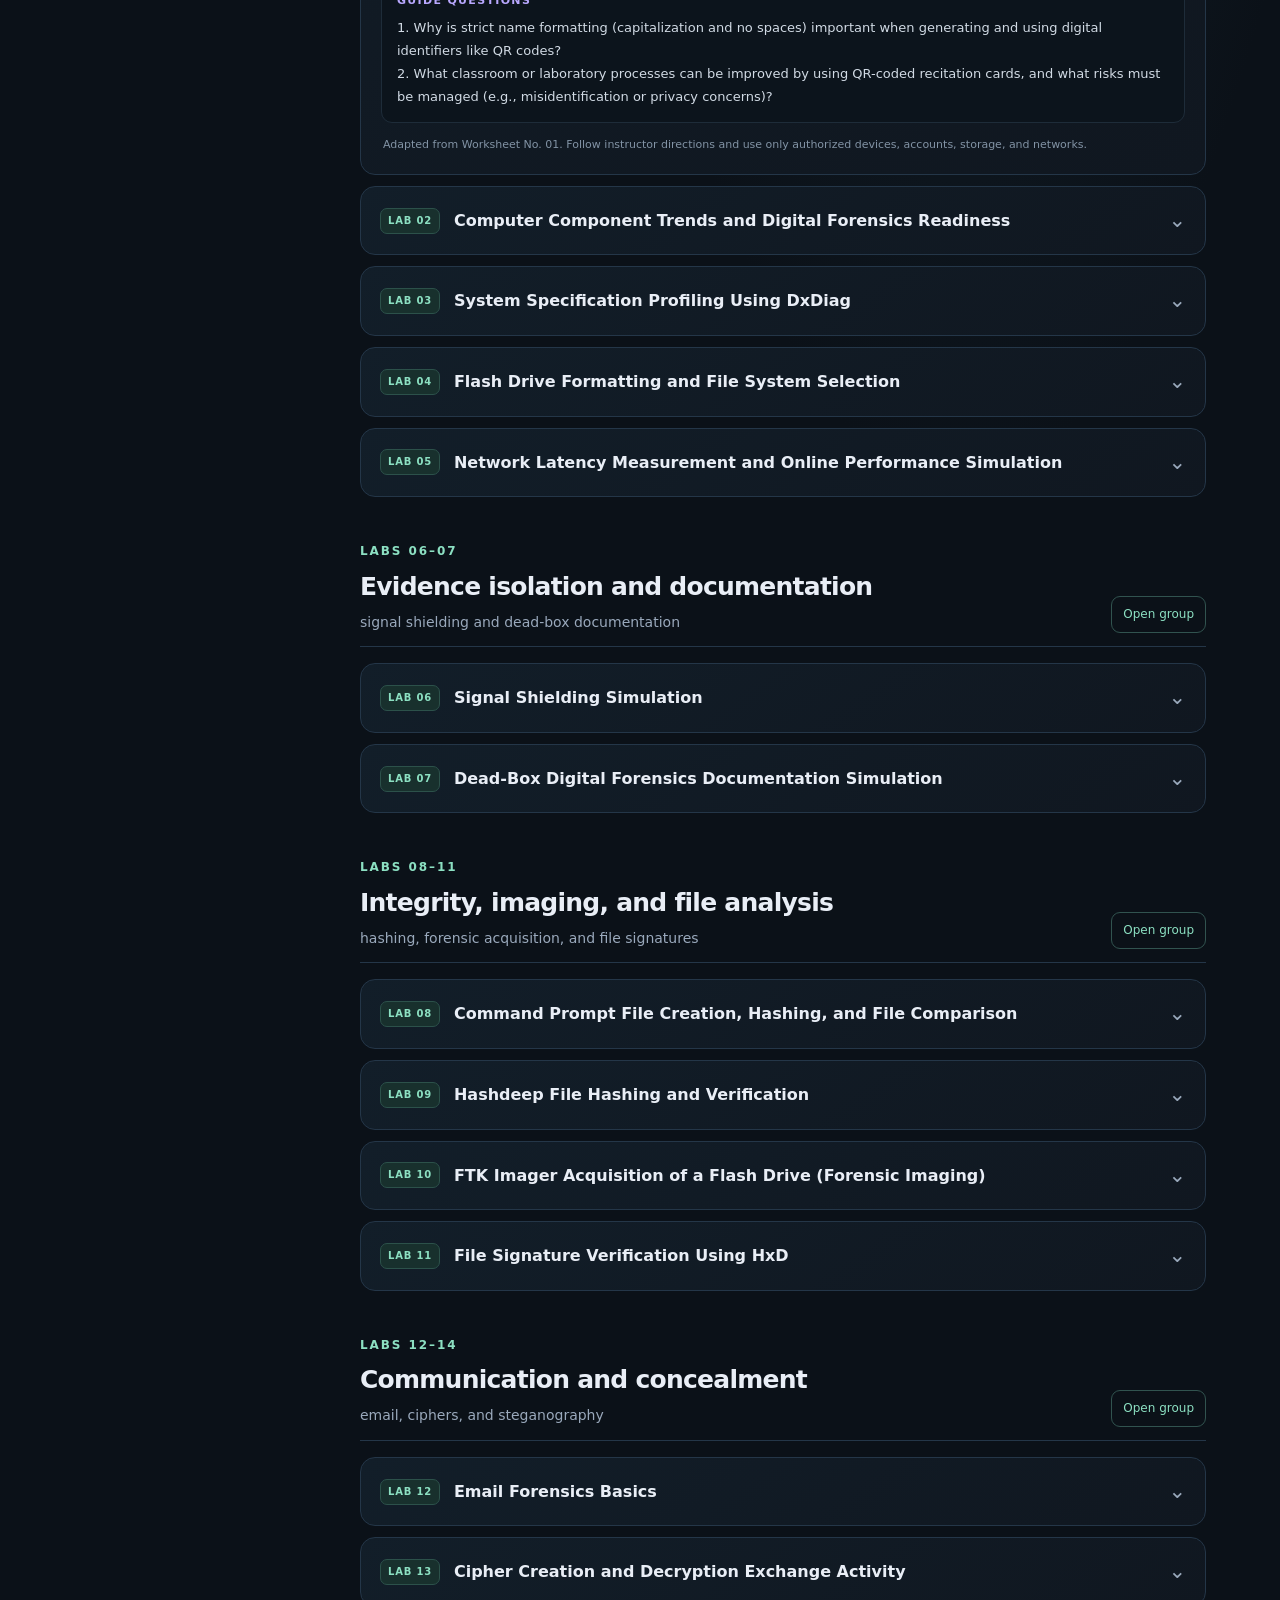
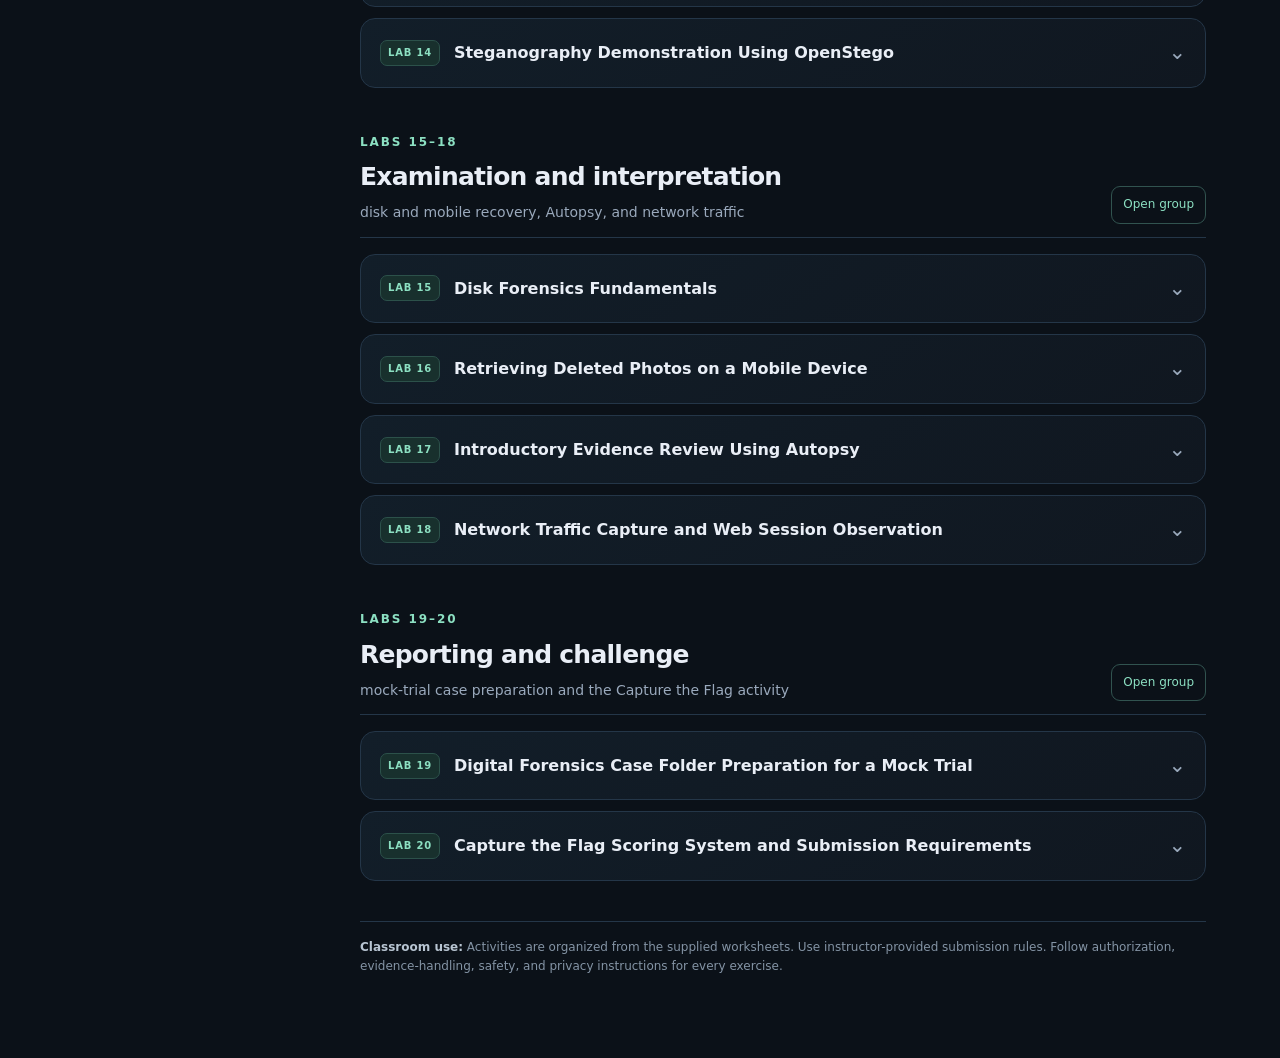
<file: Laboratory/Facilities/digitalforensic2.html>
<!doctype html>
<html lang="en">
<head>
<meta charset="utf-8"><meta name="viewport" content="width=device-width, initial-scale=1">
<meta name="description" content="Organized Digital Forensics II laboratory activities and guide questions.">
<meta name="robots" content="noindex, noarchive">
<title>Digital Forensics II | Laboratory Activities</title>
<style>
:root{--ink:#e9eef6;--muted:#9aa9bc;--bg:#0b1118;--panel:#111b26;--panel2:#152333;--line:#243648;--accent:#8ce0c2;--accent2:#b9a8ff;--max:1180px;color-scheme:dark}
*{box-sizing:border-box}html{scroll-behavior:smooth;scroll-padding-top:24px}body{margin:0;background:radial-gradient(ellipse at 75% -10%,#1b3140 0,transparent 38%),var(--bg);color:var(--ink);font:16px/1.6 Inter,ui-sans-serif,system-ui,-apple-system,"Segoe UI",sans-serif;user-select:none;-webkit-user-select:none;-webkit-touch-callout:none}a{color:inherit}button,input{font:inherit}.shell{max-width:var(--max);margin:auto;padding:28px 24px 70px}.topbar{display:flex;justify-content:space-between;align-items:center;gap:18px;margin-bottom:56px}.brand{display:flex;align-items:center;gap:11px;font-weight:750;letter-spacing:.03em}.brand-mark{width:36px;height:36px;display:grid;place-items:center;border:1px solid #3f6d67;border-radius:11px;color:var(--accent);font-size:13px}.top-label{color:var(--muted);font-size:12px;text-transform:uppercase;letter-spacing:.14em}.hero{max-width:800px;margin:0 0 46px}.eyebrow{color:var(--accent);font-size:12px;font-weight:750;letter-spacing:.16em;text-transform:uppercase}.hero h1{font-size:clamp(38px,7vw,70px);line-height:1.02;letter-spacing:-.055em;margin:14px 0 18px}.hero p{font-size:18px;color:#b2c0cf;max-width:700px;margin:0}.hero-stats{display:flex;gap:10px;flex-wrap:wrap;margin-top:25px}.stat{border:1px solid var(--line);border-radius:999px;padding:7px 12px;color:#c8d3df;font-size:13px;background:#101a23}.stat strong{color:var(--accent);margin-right:5px}.layout{display:grid;grid-template-columns:250px minmax(0,1fr);gap:36px;align-items:start}.sidebar{position:sticky;top:20px}.side-title{font-size:11px;text-transform:uppercase;letter-spacing:.14em;color:var(--muted);margin:0 0 12px}.topic-nav{display:grid;gap:6px}.topic-link{text-decoration:none;padding:11px 12px;border-radius:12px;border:1px solid transparent;color:#c7d2df;display:grid}.topic-link:hover,.topic-link.active{background:#152532;border-color:#2c4b52;color:#fff}.topic-link small{font-size:11px;color:var(--muted);margin-top:1px}.controls{display:flex;gap:9px;margin-top:20px}.text-button{color:var(--accent);border:1px solid #31534f;background:transparent;border-radius:9px;padding:8px 11px;font-size:12px;cursor:pointer}.text-button:hover{background:#19302d}.search-wrap{margin:0 0 27px;position:relative}.search-wrap input{width:100%;border:1px solid var(--line);background:var(--panel);color:var(--ink);padding:13px 15px 13px 43px;border-radius:12px;outline:none}.search-wrap input:focus{border-color:#5bb29a;box-shadow:0 0 0 3px #8ce0c222}.search-icon{position:absolute;left:15px;top:10px;color:var(--muted);font-size:18px}.topic-group{margin-bottom:40px}.group-heading{display:flex;justify-content:space-between;align-items:end;gap:20px;margin:0 0 16px;padding-bottom:13px;border-bottom:1px solid var(--line)}.group-heading h2{font-size:25px;letter-spacing:-.03em;margin:4px 0}.group-heading p{margin:0;color:var(--muted);font-size:14px}.activity-list{display:grid;gap:11px}.activity{border:1px solid var(--line);background:linear-gradient(145deg,#121e29,#101720);border-radius:15px;overflow:hidden;transition:border-color .15s,transform .15s}.activity:hover{border-color:#3b5961;transform:translateY(-1px)}.activity[hidden],.topic-group[hidden]{display:none}.activity-details>summary{list-style:none;cursor:pointer;display:flex;align-items:center;gap:14px;padding:17px 19px}.activity-details>summary::-webkit-details-marker{display:none}.activity-number{flex:0 0 auto;color:var(--accent);background:#18302d;border:1px solid #2c514a;border-radius:7px;padding:4px 7px;font-size:10px;font-weight:800;letter-spacing:.08em}.activity-title{font-weight:670;flex:1}.chevron{color:var(--muted);font-size:21px;transition:transform .2s}.activity-details[open] .chevron{transform:rotate(180deg)}.activity-body{padding:0 20px 20px;border-top:1px solid #1d2b38}.meta-grid{display:grid;grid-template-columns:1fr 1fr;gap:14px;margin:17px 0}.info-block,.content-block{background:#0c141c;border:1px solid #1e2c39;border-radius:11px;padding:14px 15px}.info-block h3,.content-block h3{font-size:11px;text-transform:uppercase;letter-spacing:.12em;color:var(--accent2);margin:0 0 8px}.info-block p{margin:0;color:#c6d0db;font-size:14px}.content-block{margin-top:12px}.source-text{white-space:pre-wrap;color:#d1dae4;font-size:13px;line-height:1.75;overflow-wrap:anywhere}.source-note{font-size:11px;color:#8293a5;margin:13px 2px 0}.empty-state{display:none;color:var(--muted);padding:25px;border:1px dashed var(--line);border-radius:12px;text-align:center}.notice{margin-top:32px;color:#8494a5;font-size:12px;border-top:1px solid var(--line);padding-top:16px}.notice strong{color:#b8c5d2}@media(max-width:850px){.layout{grid-template-columns:1fr}.sidebar{position:static}.topic-nav{grid-template-columns:repeat(2,minmax(0,1fr))}.topbar{margin-bottom:40px}.topic-nav .topic-link{font-size:13px}}@media(max-width:540px){.shell{padding:18px 14px 45px}.topic-nav{grid-template-columns:1fr}.meta-grid{grid-template-columns:1fr}.group-heading{align-items:start}.group-heading .text-button{margin-top:22px}.activity-details>summary{padding:14px}.activity-body{padding:0 13px 15px}.top-label{display:none}}
@media print{body *{visibility:hidden!important}body:after{content:"This course resource is available in the interactive webpage.";visibility:visible;position:fixed;inset:20px;color:#222;font:16px sans-serif}}
</style></head>
<body>
<div class="shell">
<header class="topbar"><div class="brand"><span class="brand-mark">DF2</span><span>LAB MANUAL</span></div><span class="top-label">Digital Forensics II · Laboratory collection</span></header>
<section class="hero"><span class="eyebrow">20 laboratory activities</span><h1>Digital evidence,<br>from first look to testimony.</h1><p>A structured course companion for the full laboratory sequence. Browse by learning phase or search for a tool, skill, or activity.</p><div class="hero-stats"><span class="stat"><strong>06</strong>learning phases</span><span class="stat"><strong>20</strong>worksheets</span><span class="stat"><strong>01</strong>course collection</span></div></section>
<div class="layout"><aside class="sidebar"><p class="side-title">Learning sequence</p><nav class="topic-nav"><a class="topic-link" href="#group-0" data-filter="0"><span>Foundations and readiness</span><small>Labs 01–05</small></a><a class="topic-link" href="#group-1" data-filter="1"><span>Evidence isolation and documentation</span><small>Labs 06–07</small></a><a class="topic-link" href="#group-2" data-filter="2"><span>Integrity, imaging, and file analysis</span><small>Labs 08–11</small></a><a class="topic-link" href="#group-3" data-filter="3"><span>Communication and concealment</span><small>Labs 12–14</small></a><a class="topic-link" href="#group-4" data-filter="4"><span>Examination and interpretation</span><small>Labs 15–18</small></a><a class="topic-link" href="#group-5" data-filter="5"><span>Reporting and challenge</span><small>Labs 19–20</small></a></nav><div class="controls"><button class="text-button" id="expandAll" type="button">Expand all</button><button class="text-button" id="collapseAll" type="button">Collapse all</button></div></aside>
<main><label class="search-wrap"><span class="search-icon" aria-hidden="true">⌕</span><input type="search" id="search" placeholder="Search activities, tools, or topics…" autocomplete="off" aria-label="Search laboratory activities"></label>
<div id="groups"><section class="topic-group" id="group-0" data-category="0"><div class="group-heading"><div><span class="eyebrow">LABS 01–05</span><h2>Foundations and readiness</h2><p>identity, hardware, system profiling, storage preparation, and network latency</p></div><button class="text-button expand-group" type="button" data-group="0">Open group</button></div><div class="activity-list"><article class="activity" data-category="0" data-search="digital identity and instruction fidelity to appreciate how digital identifiers (qr codes) support classroom workflows and how strict formatting matters in computer- based systems. internet-connected device, lo card, access to a printer, qr code scanner app, scissors, sticker paper" id="lab-01">
      <details class="activity-details" open>
        <summary><span class="activity-number">LAB 01</span><span class="activity-title">Digital Identity and Instruction Fidelity</span><span class="chevron" aria-hidden="true">⌄</span></summary>
        <div class="activity-body">
          <div class="meta-grid"><section class="info-block"><h3>Objective</h3><p>To appreciate how digital identifiers (QR codes) support classroom workflows and how strict formatting matters in computer- based systems.</p></section><section class="info-block"><h3>Materials and equipment</h3><p>Internet-connected device, Lo Card, Access to a printer, QR code scanner app, Scissors, Sticker paper</p></section></div>
          <section class="content-block"><h3>Procedure</h3><div class="source-text">1. Prepare your Lo Card and sticker paper.
2. Using an internet-connected device, go to the QR code generator website: https://www.qrcode-monkey.com
3. Select **Text** as the QR code content type.
4. Set the quality to **High Quality** (move the quality slider to high).
5. In the text field, encode your name using this exact format: **LastnameFirstnameM**.
a. Do not use spaces.
b. Use proper capitalization: the first letter of each name segment must be uppercase.
c. If you have two or more given names, capitalize the first letter of each given name segment.
d. Examples: * GatesWilliamH OR * DelaCruzMariaMercedesQ
6. Double-check your entry for accuracy. Remember that in computer systems, even a one-character error can cause failure (e.g., syntax errors and mismatched identifiers).
7. Click **Create QR Code**
8. Download the generated QR code as a **PNG** file.
9. Rename the downloaded file to match your encoded name exactly (e.g., **GatesWilliamH.png**).
10. Upload the renamed PNG file to the course repository using the platform or instructions provided by your instructor.
11. Resize the QR code image to **5.08 cm × 5.08 cm** (2 in × 2 in) before printing. Ensure the QR code remains clear and not blurred or stretched.
12. Print the resized QR code on sticker paper.
13. Cut the printed QR code neatly (if needed), then stick it onto your Lo Card.
14. Bring your QR-coded Lo Card to every class for the entire term. When you recite and answer correctly, your instructor may scan your QR code to record participation or points.
15. Install a QR code scanner app on your phone. Verify it works by scanning your printed QR code. Keep the scanner app available for future class instructions.</div></section>
          
          <section class="content-block"><h3>Guide questions</h3><div class="source-text questions">1. Why is strict name formatting (capitalization and no spaces) important when generating and using digital identifiers like QR codes?
2. What classroom or laboratory processes can be improved by using QR-coded recitation cards, and what risks must be managed (e.g., misidentification or privacy concerns)?</div></section>
          <p class="source-note">Adapted from Worksheet No. 01. Follow instructor directions and use only authorized devices, accounts, storage, and networks.</p>
        </div>
      </details>
    </article><article class="activity" data-category="0" data-search="computer component trends and digital forensics readiness to explain how the proliferation of data centers contributes to rising computer component prices and relate these trends to digital forensics capability, procurement, and laboratory readiness. a4 paper, computer (pc)" id="lab-02">
      <details class="activity-details" >
        <summary><span class="activity-number">LAB 02</span><span class="activity-title">Computer Component Trends and Digital Forensics Readiness</span><span class="chevron" aria-hidden="true">⌄</span></summary>
        <div class="activity-body">
          <div class="meta-grid"><section class="info-block"><h3>Objective</h3><p>To explain how the proliferation of data centers contributes to rising computer component prices and relate these trends to digital forensics capability, procurement, and laboratory readiness.</p></section><section class="info-block"><h3>Materials and equipment</h3><p>A4 paper, Computer (PC)</p></section></div>
          <section class="content-block"><h3>Procedure</h3><div class="source-text">1. Form your assigned group and confirm the specific computer component assigned to your group (e.g., CPU, Motherboard, Storage).
2. Divide roles within the group to ensure coverage of product types or generations. For example, if your assigned component is RAM, assign members to focus on **DDR5**, **DDR4**, and **DDR3**.
3. For each assigned subtype, research at least one specific product and record the brand, model, type/generation, key specifications, and current market price. Use reputable sources such as manufacturer specifications and established retailers.
4. Create a clean A4 “computer store advertisement” page as if you are selling the assigned component.
5. Insert a table with **three (3) columns** and at least **three (3) rows** (one row per product/subtype). Label the columns exactly as follows:
a. **Image**
b. **Specs**
c. **Remarks**
6. Populate the table for each product:
a. **Image:** Insert a clear product image.
b. **Specs:** List the key technical specifications in concise, scannable form.
c. **Remarks:** Include the price and at least two advantages of the product (e.g., speed, reliability, warranty, compatibility, power efficiency).
7. Add a short banner headline at the top of the page to make the advertisement coherent and professional (e.g., “High-Performance RAM for DFIR Workstations”).
8. Export your ad page as a **PDF** and use the **same filename format required for the other laboratory submissions**.
10. Submit by uploading the PDF file to the course repository using the platform or instructions provided by your instructor.</div></section>
          
          <section class="content-block"><h3>Guide questions</h3><div class="source-text questions">1. How can rising component prices affect the acquisition and maintenance of digital forensics workstations and laboratory capability?
2. Which specifications of your assigned component most directly affect digital forensic tasks, and why?
3. What practical procurement strategy would you recommend for a digital forensics lab facing budget constraints based on your research?</div></section>
          <p class="source-note">Adapted from Worksheet No. 02. Follow instructor directions and use only authorized devices, accounts, storage, and networks.</p>
        </div>
      </details>
    </article><article class="activity" data-category="0" data-search="system specification profiling using dxdiag to use dxdiag to identify and document the specifications of a pc for troubleshooting, performance planning, and digital forensics workstation readiness. pc (windows)" id="lab-03">
      <details class="activity-details" >
        <summary><span class="activity-number">LAB 03</span><span class="activity-title">System Specification Profiling Using DxDiag</span><span class="chevron" aria-hidden="true">⌄</span></summary>
        <div class="activity-body">
          <div class="meta-grid"><section class="info-block"><h3>Objective</h3><p>To use DxDiag to identify and document the specifications of a PC for troubleshooting, performance planning, and digital forensics workstation readiness.</p></section><section class="info-block"><h3>Materials and equipment</h3><p>PC (Windows)</p></section></div>
          <section class="content-block"><h3>Procedure</h3><div class="source-text">1. Turn on the PC and log in to Windows using an authorized account.
2. Open the Run dialog by pressing **Windows + R**.
3. Type **dxdiag** and press **Enter**.
4. If prompted to check for digitally signed drivers, click **Yes**.
5. In the **System** tab, record the following information:
a. Operating System
b. System Manufacturer and System Model
c. Processor
d. Memory (RAM)
e. DirectX Version
6. Go to the **Display** tab and record the following (you may copy the exact numbers and values as shown):
a. Name of the graphics device (GPU)
b. Approximate total memory (if shown)
c. Driver version and date (if shown)
7. If there are multiple display devices listed (e.g., Display 1 and Display 2), repeat Step 6 for each device.
8. Save the DxDiag report:
a. Click **Save All Information…**
b. Choose a save location.
c. Name the file using the same filename format required for your other laboratory submissions.
9. Open the saved text file and confirm that all recorded specifications are complete and readable.
10. Close DxDiag and ensure your documentation is ready for submission or reference.</div></section>
          
          <section class="content-block"><h3>Guide questions</h3><div class="source-text questions">1. Why can a computer appear to have more than one “CPU” in system information tools? In your answer, you may copy and cite the specific numbers shown on your PC (e.g., core count, logical processor count) to support your explanation.
2. What are CPU cores and threads, and how do they affect performance? In your answer, you may copy the exact core/thread numbers reported by your PC.
3. Based on your DxDiag results, which specification is most likely to limit performance in digital forensics tasks (e.g., imaging, hashing, indexing), and why? You may copy the relevant numbers directly from DxDiag.</div></section>
          <p class="source-note">Adapted from Worksheet No. 03. Follow instructor directions and use only authorized devices, accounts, storage, and networks.</p>
        </div>
      </details>
    </article><article class="activity" data-category="0" data-search="flash drive formatting and file system selection to format a flash drive and select an appropriate file system format based on intended use and file size requirements. flash drive, laboratory pc" id="lab-04">
      <details class="activity-details" >
        <summary><span class="activity-number">LAB 04</span><span class="activity-title">Flash Drive Formatting and File System Selection</span><span class="chevron" aria-hidden="true">⌄</span></summary>
        <div class="activity-body">
          <div class="meta-grid"><section class="info-block"><h3>Objective</h3><p>To format a flash drive and select an appropriate file system format based on intended use and file size requirements.</p></section><section class="info-block"><h3>Materials and equipment</h3><p>Flash drive, Laboratory PC</p></section></div>
          <section class="content-block"><h3>Procedure</h3><div class="source-text">1. Insert the flash drive into an available USB port on the PC.
2. Back up any important files from the flash drive. Formatting will permanently erase all existing data.
3. Open **File Explorer**, then locate the flash drive under **This PC**. Confirm the correct drive letter to avoid formatting the wrong storage device.
4. Check the current file system format:
a. Right-click the flash drive.
b. Click **Properties**.
c. Note the **File system** (e.g., FAT32, exFAT, NTFS) and the **Capacity**.
5. Begin formatting the flash drive:
a. Right-click the flash drive and select **Format…**
b. Choose a **File system** based on your intended use:
• FAT32: Highly compatible, but limited to a 4 GB maximum file size.
• exFAT: Supports large files and works well across modern operating systems.
• NTFS: Supports large files and advanced features (permissions and journaling), best for Windows-focused use.
c. Enter a clear **Volume label** (e.g., LAB_USB).
d. Check **Quick Format** for routine classroom formatting unless otherwise instructed.
e. Click **Start**, then confirm the warning message.
6. Verify the formatting result:
a. After formatting finishes, open **Properties** again.
b. Confirm that the **File system** matches your selected format.
7. Create a basic folder structure for organization (example):
a. Case Folder
b. Laboratory Activities
8. Safely eject the flash drive:
a. Right-click the flash drive in File Explorer and select **Eject**, or use **Safely Remove Hardware**.
b. Remove the flash drive only after the system indicates it is safe.</div></section>
          
          <section class="content-block"><h3>Guide questions</h3><div class="source-text questions">1. What is the most important limitation of FAT32, and how does it affect storing large files such as disk images or video evidence?
2. In what situations would you choose exFAT over NTFS, and why?
3. Why is it important to verify the correct drive letter before formatting, especially in a digital forensics environment?</div></section>
          <p class="source-note">Adapted from Worksheet No. 04. Follow instructor directions and use only authorized devices, accounts, storage, and networks.</p>
        </div>
      </details>
    </article><article class="activity" data-category="0" data-search="network latency measurement and online performance simulation to measure network latency using the ping command and relate latency to real-time information transmission during an online multiplayer game. pc with internet connection, command prompt, web browser" id="lab-05">
      <details class="activity-details" >
        <summary><span class="activity-number">LAB 05</span><span class="activity-title">Network Latency Measurement and Online Performance Simulation</span><span class="chevron" aria-hidden="true">⌄</span></summary>
        <div class="activity-body">
          <div class="meta-grid"><section class="info-block"><h3>Objective</h3><p>To measure network latency using the ping command and relate latency to real-time information transmission during an online multiplayer game.</p></section><section class="info-block"><h3>Materials and equipment</h3><p>PC with internet connection, Command Prompt, Web browser</p></section></div>
          <section class="content-block"><h3>Procedure</h3><div class="source-text">1. Connect the PC to the internet and ensure the connection is stable.
2. Open **Command Prompt**:
a. Press **Windows + R** to open Run.
b. Type **cmd** and press **Enter**.
3. In Command Prompt, type the following command and press **Enter**: `ping kour.io`
4. Observe the ping results and record the following values (you may copy the exact numbers shown):
a. Minimum time (min)
b. Maximum time (max)
c. Average time (avg)
d. Packet loss (if any)
5. Open a web browser.
6. Click the address bar, type **kour.io**, and press **Enter**.
7. Join the game and play against your assigned group as instructed.
8. While playing, observe any noticeable delays, lag spikes, freezing, or “rubber-banding” (sudden jumps in player position).
9. After the match, relate your gameplay observations to the ping results you recorded.</div></section>
          
          <section class="content-block"><h3>Guide questions</h3><div class="source-text questions">1. What is latency, and how is it represented in the ping results (min, max, and average time)? You may copy the exact numbers from your ping output.
2. How does high latency affect information sent and received during real-time online gameplay (e.g., movement, shooting, hit registration, and synchronization)?
3. If your ping results show high variability (large difference between min and max), what does this suggest about network stability, and how might it affect gameplay?</div></section>
          <p class="source-note">Adapted from Worksheet No. 05. Follow instructor directions and use only authorized devices, accounts, storage, and networks.</p>
        </div>
      </details>
    </article></div></section><section class="topic-group" id="group-1" data-category="1"><div class="group-heading"><div><span class="eyebrow">LABS 06–07</span><h2>Evidence isolation and documentation</h2><p>signal shielding and dead-box documentation</p></div><button class="text-button expand-group" type="button" data-group="1">Open group</button></div><div class="activity-list"><article class="activity" data-category="1" data-search="signal shielding simulation to design and build a simple faraday cage and evaluate its effectiveness in reducing radio-frequency signals to illustrate basic evidence isolation concepts in digital forensics. aluminum foil, box, (conductive) tape, glue, marker, ruler, scissors, smartphone" id="lab-06">
      <details class="activity-details" >
        <summary><span class="activity-number">LAB 06</span><span class="activity-title">Signal Shielding Simulation</span><span class="chevron" aria-hidden="true">⌄</span></summary>
        <div class="activity-body">
          <div class="meta-grid"><section class="info-block"><h3>Objective</h3><p>To design and build a simple Faraday cage and evaluate its effectiveness in reducing radio-frequency signals to illustrate basic evidence isolation concepts in digital forensics.</p></section><section class="info-block"><h3>Materials and equipment</h3><p>Aluminum foil, Box, (conductive) Tape, Glue, Marker, Ruler, Scissors, Smartphone</p></section></div>
          <section class="content-block"><h3>Procedure</h3><div class="source-text">1. Select a box that can fully enclose a smartphone and can be closed securely (with a lid or flap).
2. Inspect box for openings, seams, or gaps where signals can leak
3. Cut aluminum foil pieces large enough to line the inside surfaces of the box (bottom, sides, and lid).
4. Apply glue to the interior surfaces of the box, then line the inside with aluminum foil.
5. Ensure foil pieces overlap at edges and corners so that the lining forms a continuous conductive layer. Do not leave exposed gaps.
6. If available, use conductive tape to secure foil overlaps and reinforce seams (especially around corners and the lid edges).
7. Line the inside of the lid (or flap) with aluminum foil and ensure it overlaps with the foil lining on the box body when closed.
8. Build a secure closure:
a. Add a foil “lip” or overlap area around the rim of the box so that, when closed, foil touches foil.
b. Reinforce the closure with conductive tape if available.
9. Allow glue to set so the foil does not peel off during testing.
10. Testing phase (simulation):
a. Choose one group member’s smartphone for the test and ensure everyone has the phone number.
b. Keep the phone powered on and connected to the network (do not enable airplane mode).
c. Place the smartphone inside the Faraday cage and close the lid.
d. Other groups will attempt to call the phone number.
11. Record the result of the call attempts (e.g., rings normally, delayed ring, goes to voicemail, call fails) and note any differences across repeated trials.
12. Improve and re-test if needed by sealing gaps, increasing foil overlap, or reinforcing the lid seam, then repeat Step 10 and compare results.</div></section>
          
          <section class="content-block"><h3>Guide questions</h3><div class="source-text questions">1. What design features most affected your Faraday cage performance (e.g., gaps, seams, lid overlap, foil continuity), and why?
2. Why does a Faraday cage help in certain digital forensics situations, particularly in preventing remote access, wiping, or incoming network activity?
3. If the phone still received calls, what specific modifications would you implement to improve shielding, and what is your technical basis for each change?</div></section>
          <p class="source-note">Adapted from Worksheet No. 06. Follow instructor directions and use only authorized devices, accounts, storage, and networks.</p>
        </div>
      </details>
    </article><article class="activity" data-category="1" data-search="dead-box digital forensics documentation simulation to document and apply matched markings to device ports and their corresponding cables in a dead-box forensics simulation while maintaining proper evidence handling and documentation practices. demo units and peripherals, gloves, marker, masking tape, ruler, smartphone with camera" id="lab-07">
      <details class="activity-details" >
        <summary><span class="activity-number">LAB 07</span><span class="activity-title">Dead-Box Digital Forensics Documentation Simulation</span><span class="chevron" aria-hidden="true">⌄</span></summary>
        <div class="activity-body">
          <div class="meta-grid"><section class="info-block"><h3>Objective</h3><p>To document and apply matched markings to device ports and their corresponding cables in a dead-box forensics simulation while maintaining proper evidence handling and documentation practices.</p></section><section class="info-block"><h3>Materials and equipment</h3><p>Demo units and peripherals, Gloves, Marker, Masking tape, Ruler, Smartphone with camera</p></section></div>
          <section class="content-block"><h3>Procedure</h3><div class="source-text">1. Treat the activity area as a simulated crime scene for a dead-box forensics scenario. Avoid unnecessary contact with items until documentation begins.
2. Wear gloves before handling any demo units, ports, or cables to reduce contamination and preserve item condition. Replace gloves if they become torn, soiled, or after handling unrelated items.
3. Conduct an initial visual survey and identify the devices and connected peripherals that will be processed. Do not unplug, plug, or power on any device unless instructed.
4. Photograph the setup before marking:
a. Take wide-angle photos showing the full device and all connected cables.
b. Take mid-range photos showing cable routing and where cables connect to the device.
c. Take close-up photos of each connected port and the cable connector seated in that port.
5. Assign an evidence identifier to each device (e.g., BFS-001, BFS- 002) and record it in your documentation log. Ensure the identifier is consistent across your notes and photo sequence.
6. Apply matched markings to each connected port and its cable:
a. For every cable that is connected to a device port, place a small strip of masking tape over the port opening area (as instructed for this activity).
b. Write a unique label on the port tape (e.g., “A01,” “A02,”)
c. Place a second strip of masking tape on the corresponding cable near the connector end that plugs into the device.
d. Write the exact same label on the cable tape as the label on the port tape. The port label and cable label must match one-to-one.
7. Verify legibility and consistency:
a. Ensure each label is clear, readable, and not duplicated across different cable-port pairs on the same device.
b. Ensure the tape does not damage the port, bend pins, block ventilation, or leave adhesive residue inside the port.
8. Photograph after marking:
a. Take a close-up photo showing the labeled port tape and the labeled cable tape together in the same frame (whenever possible).
b. Take a wider photo of the full panel to show all labeled ports and their connected cables.
9. Update your documentation log for each labeled pair to include:
a. Evidence ID (device identifier)
b. Port location (front/rear/left/right panel)
c. Port type (e.g., USB-A, USB-C, HDMI, RJ45) if identifiable Date:                              Section:
d. Matching label used (e.g., “A01,” “A02,”)
e. Cable description (type/color/any visible identifiers)
f. Photo reference sequence (e.g., Photo 11–Photo 20)
10. If instructed to move the device to your workstation, maintain control of the device and its cables. Keep each cable-port pair intact based on the matched labels.
11. At the workstation, conduct a final verification:
a. Confirm that every connected cable has a matching port label.
b. Confirm that all labels are recorded in the documentation log and supported by photographs.
c. Confirm there are no missing, duplicated, or inconsistent labels.</div></section>
          
          <section class="content-block"><h3>Guide questions</h3><div class="source-text questions">1. Why is one-to-one matched labeling between a port and its connected cable important in dead-box digital forensics documentation?
2. How can inconsistent or duplicated markings affect reconstruction, analysis accuracy, or the defensibility of your documentation?
3. What handling practices (including glove use) reduce the risk of contamination or documentation error during port-and-cable marking?</div></section>
          <p class="source-note">Adapted from Worksheet No. 07. Follow instructor directions and use only authorized devices, accounts, storage, and networks.</p>
        </div>
      </details>
    </article></div></section><section class="topic-group" id="group-2" data-category="2"><div class="group-heading"><div><span class="eyebrow">LABS 08–11</span><h2>Integrity, imaging, and file analysis</h2><p>hashing, forensic acquisition, and file signatures</p></div><button class="text-button expand-group" type="button" data-group="2">Open group</button></div><div class="activity-list"><article class="activity" data-category="2" data-search="command prompt file creation, hashing, and file comparison to use basic command prompt commands to create files in a specified directory, generate cryptographic hashes, and compare hashes to verify file integrity. pc, command prompt or windows terminal" id="lab-08">
      <details class="activity-details" >
        <summary><span class="activity-number">LAB 08</span><span class="activity-title">Command Prompt File Creation, Hashing, and File Comparison</span><span class="chevron" aria-hidden="true">⌄</span></summary>
        <div class="activity-body">
          <div class="meta-grid"><section class="info-block"><h3>Objective</h3><p>To use basic Command Prompt commands to create files in a specified directory, generate cryptographic hashes, and compare hashes to verify file integrity.</p></section><section class="info-block"><h3>Materials and equipment</h3><p>PC, Command Prompt or Windows Terminal</p></section></div>
          <section class="content-block"><h3>Procedure</h3><div class="source-text">1. Open **Command Prompt**: press **Windows + R**, type **cmd**, then press **Enter**.
2. Create a working directory in a specified location, for Desktop:
a. Type: `cd %USERPROFILE%\Desktop` then press **Enter**.
b. Type: `mkdir DF_LAB` then press **Enter**.
c. Type: `cd DF_LAB` then press **Enter**.
3. Create a text file using the command line:
a. Type: `echo this is a file &gt; file1.txt` then press **Enter**.
b. Confirm the file exists by typing: `dir` then press **Enter**.
4. Create a second file to compare:
a. Type: `copy file1.txt file2.txt` then press **Enter**.
b. Confirm both files exist using: `dir` then press **Enter**.
5. Generate hashes for both files using a built-in Windows tool (CertUtil):
a. Type: `certutil -hashfile file1.txt SHA256` then press **Enter**.
b. Copy the SHA-256 hash value exactly as shown.
c. Type: `certutil -hashfile file2.txt SHA256` then press **Enter**.
d. Copy the SHA-256 hash value exactly as shown.
6. Compare the hash values:
a. If the hashes match, the files are identical at the byte level.
b. If the hashes do not match, the files differ.
7. Modify one file to demonstrate integrity change:
a. Type: `echo additional text &gt;&gt; file2.txt` then press **Enter**.
b. Hash file2 again using: `certutil -hashfile file2.txt SHA256` then press **Enter**.
c. Compare the new hash to the original hash of file1.
8. Optional file comparison using built-in tools:
a. Type: `fc file1.txt file2.txt` then press **Enter**.
b. Observe the reported differences.
9. Save your results: record the commands used, the hash values generated, and your observations on whether the files matched or differed.</div></section>
          
          <section class="content-block"><h3>Guide questions</h3><div class="source-text questions">1. Why is hashing used in digital forensics, and what does it prove when two hash values match exactly?
2. After you edited file2.txt, what happened to its hash value, and why is this expected? You may copy the hash values to support your answer.
3. How do hashing and file comparison tools (e.g., `certutil` and `fc`) support chain of custody and evidence integrity?</div></section>
          <p class="source-note">Adapted from Worksheet No. 08. Follow instructor directions and use only authorized devices, accounts, storage, and networks.</p>
        </div>
      </details>
    </article><article class="activity" data-category="2" data-search="hashdeep file hashing and verification to use hashdeep to generate, store, and verify file hashes from a flash drive to support integrity checking. flashdrive, pc with hashdeep, cmd prompt" id="lab-09">
      <details class="activity-details" >
        <summary><span class="activity-number">LAB 09</span><span class="activity-title">Hashdeep File Hashing and Verification</span><span class="chevron" aria-hidden="true">⌄</span></summary>
        <div class="activity-body">
          <div class="meta-grid"><section class="info-block"><h3>Objective</h3><p>To use hashdeep to generate, store, and verify file hashes from a flash drive to support integrity checking.</p></section><section class="info-block"><h3>Materials and equipment</h3><p>Flashdrive, PC with hashdeep, CMD Prompt</p></section></div>
          <section class="content-block"><h3>Procedure</h3><div class="source-text">1. Insert the flash drive into the PC. If a write blocker is available, connect the flash drive through the write blocker.
2. Note the flash drive letter (e.g., E:, F:). Do not open the drive in File Explorer unless instructed.
3. Open **Command Prompt** (or Windows Terminal).
4. Confirm that hashdeep is accessible:
a. Type: `hashdeep -V` then press **Enter**.
b. If a version number appears, hashdeep is installed correctly.
5. Create a working folder for outputs (example uses Desktop):
a. Type: `cd %USERPROFILE%\Desktop` then press **Enter**.
b. Type: `mkdir HASHDEEP_LAB` then press **Enter**.
c. Type: `cd HASHDEEP_LAB` then press **Enter**.
6. Generate a recursive hash list (manifest) for the flash drive contents (replace `E:\` with your actual drive letter):
a. Type: `hashdeep -r -c sha256 E:\ &gt; flashdrive_manifest.txt` then press **Enter**.
b. Wait for the command to finish.
c. Open the text file if needed and confirm it contains file paths and hash values.
7. Save a properly formatted audit file for later verification (recommended for re-checking integrity):
a. Type: `hashdeep -r -c sha256 -l -o f -a E:\ &gt; flashdrive_audit.txt` then press **Enter**.
b. Ensure the file is created in your working folder.
8. Verification step (integrity check):
a. Make a small, instructor-approved change to the flash drive contents (e.g., add one new text file), or keep the drive unchanged if instructed.
b. Verify using the saved audit/manifest file (choose the file you created): * Type: `hashdeep -r -k flashdrive_manifest.txt E:\` then press **Enter**.
9. Record the verification results displayed by hashdeep (you may copy the exact output lines and numbers).
10. Rename your output files using the same filename format required for your other laboratory submissions, then prepare them for submission as instructed.</div></section>
          
          <section class="content-block"><h3>Guide questions</h3><div class="source-text questions">1. What is the purpose of generating a hash manifest, and how can it be used later to detect changes on the flash drive?
2. When you ran verification, what did hashdeep report (matched, missing, or changed files), and what do those results mean? You may copy the exact summary counts from the output.</div></section>
          <p class="source-note">Adapted from Worksheet No. 09. Follow instructor directions and use only authorized devices, accounts, storage, and networks.</p>
        </div>
      </details>
    </article><article class="activity" data-category="2" data-search="ftk imager acquisition of a flash drive (forensic imaging) to acquire a forensically sound image of a flash drive using ftk imager and verify integrity through hashing. flash drive, pc (windows) with ftk imager installed, usb write blocker (optional, if available), external storage destination (internal drive folder or another clean usb drive), smartphone with camera (optional, for documentation)" id="lab-10">
      <details class="activity-details" >
        <summary><span class="activity-number">LAB 10</span><span class="activity-title">FTK Imager Acquisition of a Flash Drive (Forensic Imaging)</span><span class="chevron" aria-hidden="true">⌄</span></summary>
        <div class="activity-body">
          <div class="meta-grid"><section class="info-block"><h3>Objective</h3><p>To acquire a forensically sound image of a flash drive using FTK Imager and verify integrity through hashing.</p></section><section class="info-block"><h3>Materials and equipment</h3><p>Flash drive, PC (Windows) with FTK Imager installed, USB write blocker (optional, if available), External storage destination (internal drive folder or another clean USB drive), Smartphone with camera (optional, for documentation)</p></section></div>
          <section class="content-block"><h3>Procedure</h3><div class="source-text">1. Insert the flash drive into the PC. If a USB write blocker is available, connect the flash drive through the write blocker before proceeding.
2. Close any pop-up windows (e.g., AutoPlay) and do not open the flash drive in File Explorer to avoid unnecessary changes to metadata.
3. Launch **FTK Imager** with appropriate permissions (Run as administrator if required by your workstation setup).
4. Identify the correct source drive:
a. In FTK Imager, go to **File &gt; Add Evidence Item**.
b. Select **Physical Drive** (recommended for full device imaging) or **Logical Drive** (if instructed), then click **Next**.
c. Choose the correct flash drive from the list by verifying capacity and device details, then click **Finish**.
5. Create the forensic image:
a. Right-click the selected drive in the Evidence Tree and choose **Export Disk Image** (or **Create Disk Image**, depending on version).
b. Select the **Source Type** (Physical Drive or Logical Drive as applicable), then click **Next**.
c. Choose the image type as instructed (commonly **E01** for EnCase format or **Raw (DD)** for a bitstream image), then click **Next**.
6. Enter case information (as applicable):
a. Case number, evidence number, examiner name, and notes.
b. Use the same naming convention required for your laboratory submissions when appropriate.
7. Select the destination (where the image will be saved):
a. Choose a folder on the PC or external storage with sufficient free space.
b. Provide a clear filename for the image (follow your lab filename format if required).
8. Configure verification and hashing:
a. Enable **Verify images after they are created** (or equivalent option).
b. Enable hash calculation (commonly **MD5** and/or **SHA1**; use **SHA256** if available and instructed).
9. Start the imaging process and monitor for errors. Do not use the flash drive or remove it during acquisition.
10. When imaging is complete, review the results:
a. Confirm the imaging status indicates success. Date:                              Section:
b. Record the hash values reported by FTK Imager (you may copy the exact values).
c. Confirm that verification completed and that the verification result matches (if enabled).
11. Save and organize outputs:
a. Ensure the image file and any associated log or report files are stored in your designated lab folder.
b. If required, export or save the acquisition report/log and keep it with your documentation.
12. Safely eject the flash drive and any external destination drive after confirming all files are saved.</div></section>
          
          <section class="content-block"><h3>Guide questions</h3><div class="source-text questions">1. What is the purpose of creating a forensic image instead of manually copying files from the flash drive?
2. Why is verification through hashing important during and after imaging? You may copy the hash values from FTK Imager to support your answer.
3. What errors or risks can occur during imaging (e.g., selecting the wrong drive, insufficient storage, write activity), and what steps in your procedure reduce these risks?</div></section>
          <p class="source-note">Adapted from Worksheet No. 10. Follow instructor directions and use only authorized devices, accounts, storage, and networks.</p>
        </div>
      </details>
    </article><article class="activity" data-category="2" data-search="file signature verification using hxd to identify and verify file signatures (magic numbers) using a hex editor to detect file type mismatches and basic file masquerading. flash drive, pc with hex editor neo, sample files on the flash drive (e.g., .jpg, .pdf, .docx, .zip)" id="lab-11">
      <details class="activity-details" >
        <summary><span class="activity-number">LAB 11</span><span class="activity-title">File Signature Verification Using HxD</span><span class="chevron" aria-hidden="true">⌄</span></summary>
        <div class="activity-body">
          <div class="meta-grid"><section class="info-block"><h3>Objective</h3><p>To identify and verify file signatures (magic numbers) using a hex editor to detect file type mismatches and basic file masquerading.</p></section><section class="info-block"><h3>Materials and equipment</h3><p>Flash drive, PC with Hex Editor Neo, Sample files on the flash drive (e.g., .jpg, .pdf, .docx, .zip)</p></section></div>
          <section class="content-block"><h3>Procedure</h3><div class="source-text">1. Insert the flash drive into the PC and identify its drive letter.
2. Create a working folder on the flash drive named **BFS_GXX_FN** and copy at least five sample files into this folder. Include different file types (e.g., JPG, PDF, DOCX, ZIP).
3. Launch **Hex Editor Neo**.
4. Open a sample file in the hex editor:
a. Click **File &gt; Open**.
b. Browse to the flash drive folder **BFS_GXX_FN** and select a file.
5. Locate the file signature (magic number):
a. Look at the first bytes at the beginning of the file (Offset 00000000).
b. Copy the first 8–16 hex bytes exactly as shown.
6. Record the file information in your notes (you may copy the exact values):
a. Filename and extension
b. First 8–16 bytes (hex)
c. Interpreted file type based on the signature
7. Repeat Steps 4–6 for each sample file.
8. Create a file mismatch test (file masquerading simulation):
a. Select one file (e.g., a JPG image).
b. Rename the file extension in File Explorer to another type (e.g., change `.jpg` to `.pdf`). Do not change the file content—rename only the extension.
c. Re-open the renamed file in Hex Editor Neo and check the first bytes again.
9. Compare the extension versus the signature:
a. Determine whether the header bytes still indicate the original file type.
b. Record your findings and explain whether the file is consistent or mismatched.
10. Restore the file to its correct extension after the exercise, unless instructed otherwise.</div></section>
          
          <section class="content-block"><h3>Guide questions</h3><div class="source-text questions">1. What is a file signature (magic number), and why is it more reliable than a filename extension for identifying file type?
2. When you renamed a file extension without changing its content, what stayed the same in the hex view, and what does this prove? You may copy the header bytes you observed.
3. How can file signature checking support digital forensic examinations involving concealed files, deceptive uploads, or malware disguised as documents?</div></section>
          <p class="source-note">Adapted from Worksheet No. 11. Follow instructor directions and use only authorized devices, accounts, storage, and networks.</p>
        </div>
      </details>
    </article></div></section><section class="topic-group" id="group-3" data-category="3"><div class="group-heading"><div><span class="eyebrow">LABS 12–14</span><h2>Communication and concealment</h2><p>email, ciphers, and steganography</p></div><button class="text-button expand-group" type="button" data-group="3">Open group</button></div><div class="activity-list"><article class="activity" data-category="3" data-search="email forensics basics to examine email artifacts—especially message headers—to identify sender infrastructure, routing path, timestamps, and indicators of phishing or spoofing. pc with internet connection, email account access (webmail or email client), sample email(s) provided by the instructor (or a test email you send to yourself), text editor (notepad or similar) for documentation, screenshot tool (optional)" id="lab-12">
      <details class="activity-details" >
        <summary><span class="activity-number">LAB 12</span><span class="activity-title">Email Forensics Basics</span><span class="chevron" aria-hidden="true">⌄</span></summary>
        <div class="activity-body">
          <div class="meta-grid"><section class="info-block"><h3>Objective</h3><p>To examine email artifacts—especially message headers—to identify sender infrastructure, routing path, timestamps, and indicators of phishing or spoofing.</p></section><section class="info-block"><h3>Materials and equipment</h3><p>PC with internet connection, Email account access (webmail or email client), Sample email(s) provided by the instructor (or a test email you send to yourself), Text editor (Notepad or similar) for documentation, Screenshot tool (optional)</p></section></div>
          <section class="content-block"><h3>Procedure</h3><div class="source-text">1. Use only instructor-approved emails for this activity. Do not open suspicious links or download attachments.
2. Select one email message for analysis (preferably one with a known sender or an instructor-provided sample).
3. Open the email and locate the option to view the full message headers (commonly “Show original,” “View source,” or “View message details,” depending on the email provider).
4. Copy the full raw headers into a text file for documentation. Save the file using the same filename format required for your other laboratory submissions.
5. Identify and record the key header fields (you may copy exact values):
a. **From**, **To**, and **Subject**
b. **Date** (note the timezone)
c. **Message-ID**
d. **Return-Path**
e. **Reply-To** (if present)
f. **Received** lines (top to bottom) to reconstruct the routing path
6. Reconstruct the email transmission timeline using the **Received** headers:
a. List each hop in order, including server names and timestamps.
b. Note any unusual routing (unexpected domains, private IPs, or inconsistent times).
7. Check authentication results (if present in headers):
a. **SPF** results
b. **DKIM** results
c. **DMARC** results Record whether each check passed, failed, or was not present.
8. Evaluate potential phishing or spoofing indicators:
a. Compare **From** display name versus actual email address and domain.
b. Compare **Reply-To** domain with **From** domain.
c. Look for mismatched sender domains, unusual sending servers, or failed authentication.
9. Create a short findings summary in your documentation file that states:
a. Whether the email appears legitimate or suspicious based on header evidence
b. The specific header indicators supporting your conclusion Date:                              Section:
10. Submit your documentation file as instructed (export to PDF if required by your instructor) and upload it to the course repository using the same filename format required for other laboratory submissions.</div></section>
          
          <section class="content-block"><h3>Guide questions</h3><div class="source-text questions">1. What do the **Received** header lines reveal about the email’s routing path, and why are they important in forensic reconstruction?
2. How do **SPF**, **DKIM**, and **DMARC** contribute to detecting spoofed or fraudulent emails?
3. What header-based indicators most strongly suggested legitimacy or suspicion in your analyzed email, and why?</div></section>
          <p class="source-note">Adapted from Worksheet No. 12. Follow instructor directions and use only authorized devices, accounts, storage, and networks.</p>
        </div>
      </details>
    </article><article class="activity" data-category="3" data-search="cipher creation and decryption exchange activity to apply basic encryption and decryption concepts by creating a ciphered message and accurately decrypting another group’s cipher. a4 paper, pen, cipher reference sheet" id="lab-13">
      <details class="activity-details" >
        <summary><span class="activity-number">LAB 13</span><span class="activity-title">Cipher Creation and Decryption Exchange Activity</span><span class="chevron" aria-hidden="true">⌄</span></summary>
        <div class="activity-body">
          <div class="meta-grid"><section class="info-block"><h3>Objective</h3><p>To apply basic encryption and decryption concepts by creating a ciphered message and accurately decrypting another group’s cipher.</p></section><section class="info-block"><h3>Materials and equipment</h3><p>A4 Paper, Pen, Cipher reference sheet</p></section></div>
          <section class="content-block"><h3>Procedure</h3><div class="source-text">1. Form your group and assign roles (writer, encoder, checker, and recorder).
2. Create an original poem, song, or paragraph containing **80 to 100 words**. Ensure the content is appropriate and clearly written.
3. Count the words and revise as needed to meet the 80–100-word requirement.
4. Present the plain-text message to your instructor for checking and approval before encryption.
5. Choose a cipher method as instructed by your teacher (e.g., Caesar shift, substitution, transposition, Vigenère).
6. Convert the approved plain text into ciphertext using your chosen method. Maintain consistency in rules for capitalization, spacing, punctuation, and symbols.
7. Write the final ciphertext neatly and ensure it is readable for another group.
8. Submit your ciphertext to the instructor. The instructor will exchange ciphers among groups.
9. Receive another group’s ciphertext. Do not alter the received message.
10. Decrypt the received ciphertext using logical analysis and/or the method information provided by the instructor.
11. Present your decrypted output to the instructor for validation. If corrections are needed, revise your decryption steps and resubmit the corrected plain text.
12. Record both your group’s encryption rules and your decryption process for reference.</div></section>
          
          <section class="content-block"><h3>Guide questions</h3><div class="source-text questions">1. What specific cipher method did your group use, and what rules ensured that encryption and decryption were consistent?
2. What patterns or clues helped your group decrypt the other group’s message, and what challenges did you encounter?
3. How do encryption and decryption relate to digital forensics work, particularly in investigations involving protected files, messaging apps, or ransomware?</div></section>
          <p class="source-note">Adapted from Worksheet No. 13. Follow instructor directions and use only authorized devices, accounts, storage, and networks.</p>
        </div>
      </details>
    </article><article class="activity" data-category="3" data-search="steganography demonstration using openstego to use openstego to embed a hidden message or file inside an image and extract it correctly to illustrate how data can be concealed in digital media. flash drive, pc with openstego installed, sample image file, text file or short message to hide" id="lab-14">
      <details class="activity-details" >
        <summary><span class="activity-number">LAB 14</span><span class="activity-title">Steganography Demonstration Using OpenStego</span><span class="chevron" aria-hidden="true">⌄</span></summary>
        <div class="activity-body">
          <div class="meta-grid"><section class="info-block"><h3>Objective</h3><p>To use OpenStego to embed a hidden message or file inside an image and extract it correctly to illustrate how data can be concealed in digital media.</p></section><section class="info-block"><h3>Materials and equipment</h3><p>Flash drive, PC with OpenStego installed, Sample image file, Text file or short message to hide</p></section></div>
          <section class="content-block"><h3>Procedure</h3><div class="source-text">1. Insert the flash drive into the PC and identify its drive letter.
2. Create a working folder on the flash drive named **BFS_OStego**.
3. Prepare your files inside the working folder:
a. Copy one cover image (preferably a **PNG** with a clear filename)
b. Create a text file to hide (e.g., `secret.txt`)
4. Launch **OpenStego**.
5. Select the **Data Hiding** function.
6. Configure the embedding settings:
a. Choose the cover image (e.g., `cover.png`).
b. Choose the message/file to embed (e.g., `secret.txt`).
c. Set a password. Use a password you can remember for extraction.
d. Choose an output filename for the stego image (e.g., `stego.png`) and save it in **BFS_OStego**.
7. Run the embed process and confirm that the stego file was created successfully.
8. Document file properties for comparison:
a. Note the file size of the original cover and the stego image.
b. Record any visible changes when viewing both images normally.
9. Extract the hidden content:
a. In OpenStego, switch to the **Extract Data** function.
b. Select the stego image (e.g., `stego.png`).
c. Enter the same password used during embedding (if applicable).
d. Create an output folder named **BFS_OStego\EXTRACTED**.
e. Start extraction and confirm the hidden file/message is recovered.
10. Validate the result:
a. Open the extracted text file and confirm that the content matches the original.
b. If available, compare hashes of the original and extracted files to confirm exact matching.
11. Organize your outputs on the flash drive: keep the cover image, stego image, original hidden file, and extracted file in clearly labeled folders.</div></section>
          
          <section class="content-block"><h3>Guide questions</h3><div class="source-text questions">1. What is steganography, and how is it different from encryption in terms of visibility and intent?
2. What could suggest that an image might contain hidden data?
3. In digital forensics, what types of investigations might involve steganography, and what practical steps could an examiner take to detect or validate it?</div></section>
          <p class="source-note">Adapted from Worksheet No. 14. Follow instructor directions and use only authorized devices, accounts, storage, and networks.</p>
        </div>
      </details>
    </article></div></section><section class="topic-group" id="group-4" data-category="4"><div class="group-heading"><div><span class="eyebrow">LABS 15–18</span><h2>Examination and interpretation</h2><p>disk and mobile recovery, Autopsy, and network traffic</p></div><button class="text-button expand-group" type="button" data-group="4">Open group</button></div><div class="activity-list"><article class="activity" data-category="4" data-search="disk forensics fundamentals to explain and apply the basic workflow of disk forensics: identify a storage device, acquire a forensic image, verify integrity with hashing, and conduct an initial examination in a defensible manner. pc (windows), storage device to be examined, forensic imaging tool (e.g., ftk imager), forensic analysis tool (e.g., autopsy), usb write blocker (optional, if available), external storage destination (for saving images and case files), notebook or text editor (for documentation)" id="lab-15">
      <details class="activity-details" >
        <summary><span class="activity-number">LAB 15</span><span class="activity-title">Disk Forensics Fundamentals</span><span class="chevron" aria-hidden="true">⌄</span></summary>
        <div class="activity-body">
          <div class="meta-grid"><section class="info-block"><h3>Objective</h3><p>To explain and apply the basic workflow of disk forensics: identify a storage device, acquire a forensic image, verify integrity with hashing, and conduct an initial examination in a defensible manner.</p></section><section class="info-block"><h3>Materials and equipment</h3><p>PC (Windows), Storage device to be examined, Forensic imaging tool (e.g., FTK Imager), Forensic analysis tool (e.g., Autopsy), USB write blocker (optional, if available), External storage destination (for saving images and case files), Notebook or text editor (for documentation)</p></section></div>
          <section class="content-block"><h3>Procedure</h3><div class="source-text">1. Prepare for examination and follow authorized access rules. Use only instructor-approved devices or images.
2. Identify the storage device and record its details before acquisition:
a. Device type (HDD/SSD/USB) and capacity
b. Brand/model and serial number (if visible)
c. Connection type (SATA/USB/NVMe via adapter)
3. Prevent unnecessary changes to the source:
a. Use a write blocker if available.
b. Avoid opening the drive in File Explorer or running tools that write to the device.
4. Acquire a forensic image (bit-for-bit copy):
a. Launch the imaging tool (e.g., FTK Imager).
b. Add the device as a **Physical Drive** (preferred) or select the instructor-provided image source.
c. Create an image file in the required format (E01 or RAW/DD as instructed).
d. Set a destination folder on external storage or a designated case drive with enough free space.
5. Enable hashing and verification during imaging:
a. Select hash algorithms as instructed (commonly MD5 and/or SHA-1; SHA-256 if available).
b. Enable “verify image after creation” if the tool provides it.
6. Start imaging and monitor for errors. Do not disconnect the device during the process.
7. Record acquisition results (you may copy exact values):
a. Image filename and location
b. Start/end time and tool used
c. Hash values and verification status
8. Conduct an initial examination of the image:
a. Open the analysis tool (e.g., Autopsy).
b. Create a new case folder (store case files on the PC or case drive, not on the evidence source).
c. Add the disk image as the data source and run ingest modules as instructed.
9. Review initial artifacts and structure:
a. Partition layout and file system type (e.g., NTFS, exFAT)
b. File categories (documents, images, archives, executables) Date:                              Section:
c. Deleted files (if available)
d. Notable timestamps (created/modified/accessed as shown by the tool)
10. Document findings and preserve outputs:
a. Save logs or reports as required.
b. Use the same filename format required for your other laboratory submissions.
11. Close the case properly and store the image and documentation in the designated evidence or lab folder structure.</div></section>
          
          <section class="content-block"><h3>Guide questions</h3><div class="source-text questions">1. Why is a bit-for-bit forensic image preferred over simple file copying when conducting disk forensics?
2. How do hashing and verification support evidence integrity and defensibility in court or administrative proceedings?
3. What are common sources of error or contamination in disk forensics (e.g., wrong drive selection, write activity, incomplete imaging), and which procedure steps reduce these risks?</div></section>
          <p class="source-note">Adapted from Worksheet No. 15. Follow instructor directions and use only authorized devices, accounts, storage, and networks.</p>
        </div>
      </details>
    </article><article class="activity" data-category="4" data-search="retrieving deleted photos on a mobile device to retrieve deleted photos from a smartphone using built- in recovery features and document the recovery process in a forensically mindful manner. smartphone (android or ios), charging cable (optional, to prevent power loss), internet connection (optional, for cloud-synced recovery), notebook or digital notes app (for documentation), pc (optional, for exporting recovered photos)" id="lab-16">
      <details class="activity-details" >
        <summary><span class="activity-number">LAB 16</span><span class="activity-title">Retrieving Deleted Photos on a Mobile Device</span><span class="chevron" aria-hidden="true">⌄</span></summary>
        <div class="activity-body">
          <div class="meta-grid"><section class="info-block"><h3>Objective</h3><p>To retrieve deleted photos from a smartphone using built- in recovery features and document the recovery process in a forensically mindful manner.</p></section><section class="info-block"><h3>Materials and equipment</h3><p>Smartphone (Android or iOS), Charging cable (optional, to prevent power loss), Internet connection (optional, for cloud-synced recovery), Notebook or digital notes app (for documentation), PC (optional, for exporting recovered photos)</p></section></div>
          <section class="content-block"><h3>Procedure</h3><div class="source-text">1. Use only your own device or an instructor-authorized test device. Do not attempt recovery on a device you are not permitted to access.
2. Enable airplane mode (if instructed by your instructor) to reduce background syncing or changes during the activity.
3. Document the device details before recovery:
a. Device brand and model
b. Operating system version
c. Gallery/Photos app used (e.g., Google Photos, Samsung Gallery)
4. Attempt recovery using the device’s “Recently Deleted” feature (primary method):
a. Open the Gallery/Photos app.
b. Locate **Recently Deleted**, **Trash**, or **Bin** (name varies by app).
c. Select the photos to recover.
d. Tap **Restore** and confirm.
5. Verify recovery:
a. Return to the main photo library.
b. Confirm that the photos are restored and viewable.
6. If photos are not in Recently Deleted, check cloud-linked recovery (secondary method, if enabled):
a. Open the cloud photo service used on the device (e.g., Google Photos or iCloud Photos).
b. Check **Trash/Recently Deleted** within the service and restore if available.
7. Document the results:
a. Whether recovery succeeded or failed
b. The location the photos were restored to
c. Any timestamps or album changes observed
8. Optional preservation step (if instructed):
a. Export recovered photos to a designated folder or external storage (PC or flash drive).
b. Keep original filenames and metadata intact where possible.
9. Conclude the activity by writing a brief process summary that a third party could repeat.</div></section>
          
          <section class="content-block"><h3>Guide questions</h3><div class="source-text questions">1. What is the difference between deleting a photo and permanently deleting a photo on a smartphone?
2. What factors affect the success of photo recovery (e.g., time since deletion, app retention period, cloud sync settings)?</div></section>
          <p class="source-note">Adapted from Worksheet No. 16. Follow instructor directions and use only authorized devices, accounts, storage, and networks.</p>
        </div>
      </details>
    </article><article class="activity" data-category="4" data-search="introductory evidence review using autopsy to use autopsy to ingest a flash drive (or its image), perform basic artifact analysis, and document findings. flash drive, pc with autopsy installed external storage destination, usb write blocker (if available)" id="lab-17">
      <details class="activity-details" >
        <summary><span class="activity-number">LAB 17</span><span class="activity-title">Introductory Evidence Review Using Autopsy</span><span class="chevron" aria-hidden="true">⌄</span></summary>
        <div class="activity-body">
          <div class="meta-grid"><section class="info-block"><h3>Objective</h3><p>To use Autopsy to ingest a flash drive (or its image), perform basic artifact analysis, and document findings.</p></section><section class="info-block"><h3>Materials and equipment</h3><p>Flash drive, PC with Autopsy installed External storage destination, USB write blocker (if available)</p></section></div>
          <section class="content-block"><h3>Procedure</h3><div class="source-text">1. Insert the flash drive into the PC. If a USB write blocker is available, connect the flash drive through the write blocker.
2. Close any AutoPlay prompts and do not open the flash drive in File Explorer to minimize unnecessary metadata changes.
3. Launch **Autopsy** and Create a new case:
a. Click **New Case**.
b. Enter a case name and select a case directory (preferably on the PC, not on the flash drive).
c. Enter examiner information if required by your instructor.
5. Add a data source:
a. Click **Add Data Source** and Select **Local Disk** if you are analyzing the flash drive directly, then choose the correct removable drive.
c. If you were provided an image file instead, select **Disk Image or VM File** and browse to the image location.
6. Select ingest modules (use instructor instructions; if none are given, enable common modules such as file type identification, recent activity, hash lookup, and keyword search).
7. Start ingest and monitor progress. Do not remove the flash drive while Autopsy is ingesting.
8. Perform basic analysis after ingest completes:
a. Review **File Types** to see how files are categorized.
b. Review **Deleted Files** and note any recoverable items.
c. Review **Recent Activity** or related artifacts (if enabled).
d. Use **Keyword Search** for instructor-provided keywords.
9. Document findings (you may copy exact values such as filenames, timestamps, and hash values):
a. Notable filenames and paths
b. File metadata (created/modified/accessed times, as shown)
c. Any deleted or suspicious files identified
d. Hash matches or notable hash results (if enabled)
10. Export or save a report (if required by your instructor):
a. Use **Generate Report** and select the report format instructed.
b. Save the report in your case folder and name it is using the same filename format required for your other laboratory submissions.
11. Close the case properly and safely eject the flash drive after confirming that analysis outputs are saved.</div></section>
          
          <section class="content-block"><h3>Guide questions</h3><div class="source-text questions">1. Why is it recommended to create an Autopsy case folder on the PC rather than storing the case files on the flash drive being examined? Date:                              Section:
2. What types of artifacts or views in Autopsy are most useful for quickly identifying user activity (e.g., recent files, deleted files, file types), and why?
3. How does ingest processing (including hashing and file type identification) support efficient and defensible digital forensic analysis?</div></section>
          <p class="source-note">Adapted from Worksheet No. 17. Follow instructor directions and use only authorized devices, accounts, storage, and networks.</p>
        </div>
      </details>
    </article><article class="activity" data-category="4" data-search="network traffic capture and web session observation to capture and interpret basic network traffic generated by a web browsing session using wireshark and relate observed artifacts to digital forensics and incident investigation. flash drive, pc (windows) with wireshark installed, internet connection, web browser (any modern browser)" id="lab-18">
      <details class="activity-details" >
        <summary><span class="activity-number">LAB 18</span><span class="activity-title">Network Traffic Capture and Web Session Observation</span><span class="chevron" aria-hidden="true">⌄</span></summary>
        <div class="activity-body">
          <div class="meta-grid"><section class="info-block"><h3>Objective</h3><p>To capture and interpret basic network traffic generated by a web browsing session using Wireshark and relate observed artifacts to digital forensics and incident investigation.</p></section><section class="info-block"><h3>Materials and equipment</h3><p>Flash drive, PC (Windows) with Wireshark installed, Internet connection, Web browser (any modern browser)</p></section></div>
          <section class="content-block"><h3>Procedure</h3><div class="source-text">1. Prepare your workstation. Ensure Wireshark is installed and that you have permission to capture traffic on the network you are using.
2. Insert your flash drive and create a folder named **BFS_Wireshark_Vulnweb** for saving outputs (captures and notes).
3. Launch **Wireshark**.
4. Select the correct network interface for capture (e.g., Wi-Fi or Ethernet). Confirm activity by checking the moving traffic graph beside the interface name.
5. Start a capture by clicking **Start Capturing Packets**.
6. Open your web browser and navigate to the authorized demo site **vulnweb**.
7. Perform normal browsing actions for 2–3 minutes (e.g., open a few pages, click links, view images).
8. Return to Wireshark and stop the capture.
9. Save the capture file as a **.pcapng** inside **BFS_Wireshark_Vulnweb** on your flash drive. Use the same filename format required for your other laboratory submissions.
10. Apply basic display filters and document what you observe (you may copy exact values such as IP addresses, ports, and protocol names):
a. Filter DNS queries: `dns`
b. Filter web traffic: `http` (if present) and `tls` (if HTTPS is used)
c. Filter by the demo site hostname (use the domain shown in DNS results)
11. Identify and record key session artifacts from the capture:
a. Client IP address (your PC) and destination server IP address
b. Protocols observed (e.g., DNS, TCP, TLS, HTTP)
c. Notable ports (e.g., 53, 80, 443)
12. If HTTP traffic is present, use **Follow → HTTP Stream** on a relevant packet to observe the request/response structure. If TLS is used, note that content is encrypted and focus on metadata (SNI/hostnames, IPs, timing, and certificate-related details if visible).
13. Create a short documentation note (plain text file) in the same folder summarizing: capture time window, interface used, filters applied, and the main observations you recorded.</div></section>
          
          <section class="content-block"><h3>Guide questions</h3><div class="source-text questions">1. What is “network latency” in the context of packet capture, and what capture observations can suggest delay (e.g., retransmissions, slow handshakes, long response times)? Date:                              Section:
2. Which parts of a web session are visible in Wireshark when traffic is HTTP versus HTTPS (TLS), and why does encryption matter for digital forensics interpretation?
3. How can a packet capture support an investigation (e.g., timeline building, identifying contacted domains/IPs, detecting data exfiltration indicators) without relying on the content of encrypted traffic?</div></section>
          <p class="source-note">Adapted from Worksheet No. 18. Follow instructor directions and use only authorized devices, accounts, storage, and networks.</p>
        </div>
      </details>
    </article></div></section><section class="topic-group" id="group-5" data-category="5"><div class="group-heading"><div><span class="eyebrow">LABS 19–20</span><h2>Reporting and challenge</h2><p>mock-trial case preparation and the Capture the Flag activity</p></div><button class="text-button expand-group" type="button" data-group="5">Open group</button></div><div class="activity-list"><article class="activity" data-category="5" data-search="digital forensics case folder preparation for a mock trial to prepare a complete, organized, and defensible digital forensics case folder for mock trial use, including documentation, exhibits, and investigator notes. pc (windows), word processor (ms word or equivalent), pdf exporter (built-in or third-party), usb flash drive or external storage (optional), digital forensics tools used in prior labs (e.g., ftk imager, autopsy, hash tools)" id="lab-19">
      <details class="activity-details" >
        <summary><span class="activity-number">LAB 19</span><span class="activity-title">Digital Forensics Case Folder Preparation for a Mock Trial</span><span class="chevron" aria-hidden="true">⌄</span></summary>
        <div class="activity-body">
          <div class="meta-grid"><section class="info-block"><h3>Objective</h3><p>To prepare a complete, organized, and defensible digital forensics case folder for mock trial use, including documentation, exhibits, and investigator notes.</p></section><section class="info-block"><h3>Materials and equipment</h3><p>PC (Windows), Word processor (MS Word or equivalent), PDF exporter (built-in or third-party), USB flash drive or external storage (optional), Digital forensics tools used in prior labs (e.g., FTK Imager, Autopsy, hash tools)</p></section></div>
          <section class="content-block"><h3>Procedure</h3><div class="source-text">1. Assume the role of the digital forensic investigator assigned to the case. Review the instructor-provided case scenario and list all alleged incidents, relevant dates, and parties involved.
2. Create a master case folder on your PC using the required filename format for laboratory outputs. Use a clear case identifier (e.g., CASE_###_MOCKTRIAL).
3. Inside the master folder, create the following subfolders in this order to standardize organization:
a. 01_Admin_and_Authority
b. 02_Chain_of_Custody
c. 03_Evidence_Inventory
d. 04_Acquisition_and_Hash
e. 05_Analysis_Notes
f. 06_Reports
g. 07_Exhibits
h. 08_Timeline
i. 09_Testimony_Prep
4. Populate **01_Admin_and_Authority** with documents that establish authority and scope (as provided or simulated), such as written authorization, consent, scope statement, and objectives.
5. Create a Chain of Custody document and place it in **02_Chain_of_Custody**. Include: evidence ID, description, date/time received, handler, action taken, transfer details, and signatures/initials (simulated if required).
6. Create an Evidence Inventory sheet and place it in **03_Evidence_Inventory**. Assign unique evidence IDs (e.g., DE-001, DE-002) and describe each item precisely (device type, brand/model, serial, capacity, condition).
7. In **04_Acquisition_and_Hash**, store all acquisition outputs and integrity records:
a. Imaging logs (FTK Imager logs, if used)
b. Hash manifests (hashdeep output, if used)
c. A summary page listing each evidence item and its corresponding hash values (you may copy exact values)
8. In **05_Analysis_Notes**, write structured investigator notes that separate facts from interpretation. For each evidence item, include: what was examined, tool used, settings/filters, steps performed, and observations with timestamps. Date:                              Section:
9. In **06_Reports**, place formal reports exported from tools (Autopsy reports, email header analysis write-ups, Wireshark summaries). Ensure reports are in PDF format and consistently named.
10. In **07_Exhibits**, prepare court-ready exhibits that can be referenced during mock trial: screenshots, relevant file listings, header extracts, hash tables, timelines, and annotated images. Each exhibit must have: Exhibit ID, brief description, source, date created, and page number if printed.
11. In **08_Timeline**, create a single consolidated timeline document that lists events in chronological order. Include: event date/time (with timezone), artifact/source, description, and relevance to the case theory.
12. In **09_Testimony_Prep**, prepare a concise witness packet: investigator role, qualifications (simulated as instructed), methods used, key findings, limitations, and a list of exhibits you will authenticate during testimony.
13. Perform a completeness check: confirm every claim in your report has supporting documentation and that every exhibit traces back to a source artifact in the folder.
14. Export the entire case folder for submission:
a. If required, compress the master folder into a single archive (ZIP).
b. Convert narrative documents to PDF.
c. Use the same filename format required for other laboratory submissions.
15. Submit by uploading the required PDF(s) or archive to the course repository using the platform or instructions provided by your instructor.</div></section>
          
          <section class="content-block"><h3>Guide questions</h3><div class="source-text questions">1. As the digital forensic investigator, how does a well-structured case folder support your credibility and the admissibility of your exhibits during a mock trial?
2. What documents and artifacts are essential to prove evidence integrity from acquisition to presentation (e.g., chain of custody, hashes, tool logs), and why?
3. What limitations should you disclose in your report and testimony to remain accurate and defensible (e.g., scope limits, encryption, missing logs, tool constraints)?</div></section>
          <p class="source-note">Adapted from Worksheet No. 19. Follow instructor directions and use only authorized devices, accounts, storage, and networks.</p>
        </div>
      </details>
    </article><article class="activity" data-category="5" data-search="untitled activity to retrieve all required payloads and the final message from an instructor-provided file and submit a complete handwritten output within the allotted time. a4 paper, flash drive,laptop or phone with necessary tools and internet connectivity, pen" id="lab-20">
      <details class="activity-details" >
        <summary><span class="activity-number">LAB 20</span><span class="activity-title">Capture the Flag Scoring System and Submission Requirements</span><span class="chevron" aria-hidden="true">⌄</span></summary>
        <div class="activity-body">
          <div class="meta-grid"><section class="info-block"><h3>Objective</h3><p>To retrieve all required payloads and the Final Message from an instructor-provided file and submit a complete handwritten output within the allotted time.</p></section><section class="info-block"><h3>Materials and equipment</h3><p>A4 paper, Flash drive,Laptop or phone with necessary tools and internet connectivity, Pen</p></section></div>
          <section class="content-block"><h3>Procedure</h3><div class="source-text">1. Each group provides a flash drive. The instructor will provide the initial file to be used for the activity.
2. Wait for the instructor’s signal to start. Begin only when the start is announced.
3. Retrieve all necessary payloads from the provided file through group strategy and coordinated task delegation.
4. Prepare three (3) handwritten A4 sheets, following this required format:
a. Page 1: Payload 1
b. Page 2: Payload 2
c. Page 3: Final Message and Team Members
5. Ensure that all three pages are complete, legible, and properly labeled. No partial pages are accepted.
6. Submit the complete three-page handwritten output within the allowed time period or submission window, as instructed.</div></section>
          <section class="content-block"><h3>Scoring and group roles</h3><div class="source-text">SCORING GUIDE (Maximum: 40 points)
1. Completed and submitted within the First Period: 40 points + bonus score
2. Completed and submitted within the Second Period: 40 points
3. Not completed within class periods but submitted today: 30 points
4. Submitted tomorrow: 20 points
5. Incomplete submission (any missing page or missing required content): 0 points SUGGESTED GROUP ROLES Detective – leads the investigation and overall task direction Documenter – records the group’s outputs and organizes the written work Draftsman – prepares the clean handwritten final copy Data Analyst – examines details, patterns, and gathered information Data Provider – provides internet access or reference support Device Provider – provides a phone, laptop, or computer when needed Digital Recorder – takes photos and documents the group’s progress</div></section>
          
          <p class="source-note">Adapted from Worksheet No. 20. Follow instructor directions and use only authorized devices, accounts, storage, and networks.</p>
        </div>
      </details>
    </article></div></section></div><div class="empty-state" id="empty">No activities match that search. Try a tool name or a broader term.</div><p class="notice"><strong>Classroom use:</strong> Activities are organized from the supplied worksheets. Use instructor-provided submission rules. Follow authorization, evidence-handling, safety, and privacy instructions for every exercise.</p></main></div></div>
<script>
(()=>{const search=document.getElementById('search'),cards=[...document.querySelectorAll('.activity')],groups=[...document.querySelectorAll('.topic-group')],empty=document.getElementById('empty');let active=null;
function apply(){const q=search.value.trim().toLowerCase();let shown=0;cards.forEach(c=>{const match=(!active||c.dataset.category===active)&&(!q||c.dataset.search.includes(q)||c.innerText.toLowerCase().includes(q));c.hidden=!match;if(match)shown++});groups.forEach(g=>{g.hidden=!([...g.querySelectorAll('.activity')].some(c=>!c.hidden))});empty.style.display=shown?'none':'block'}
search.addEventListener('input',apply);document.querySelectorAll('.topic-link').forEach(a=>a.addEventListener('click',e=>{e.preventDefault();const n=a.dataset.filter;active=active===n?null:n;document.querySelectorAll('.topic-link').forEach(x=>x.classList.toggle('active',x.dataset.filter===active));if(active){document.getElementById('group-'+active).scrollIntoView({behavior:'smooth',block:'start'})}apply()}));
document.getElementById('expandAll').addEventListener('click',()=>document.querySelectorAll('.activity-details').forEach(d=>{if(!d.closest('.activity').hidden)d.open=true}));document.getElementById('collapseAll').addEventListener('click',()=>document.querySelectorAll('.activity-details').forEach(d=>d.open=false));document.querySelectorAll('.expand-group').forEach(b=>b.addEventListener('click',()=>{const ds=[...document.querySelectorAll('#group-'+b.dataset.group+' .activity-details')];const open=ds.some(d=>!d.open);ds.forEach(d=>d.open=open)}));
// Browser-level deterrents only; these cannot block screenshots or determined extraction.
document.addEventListener('contextmenu',e=>e.preventDefault());document.addEventListener('dragstart',e=>e.preventDefault());document.addEventListener('keydown',e=>{if((e.ctrlKey||e.metaKey)&&['a','c','s','u','p'].includes(e.key.toLowerCase()))e.preventDefault()});})();
</script></body></html>
</file>
